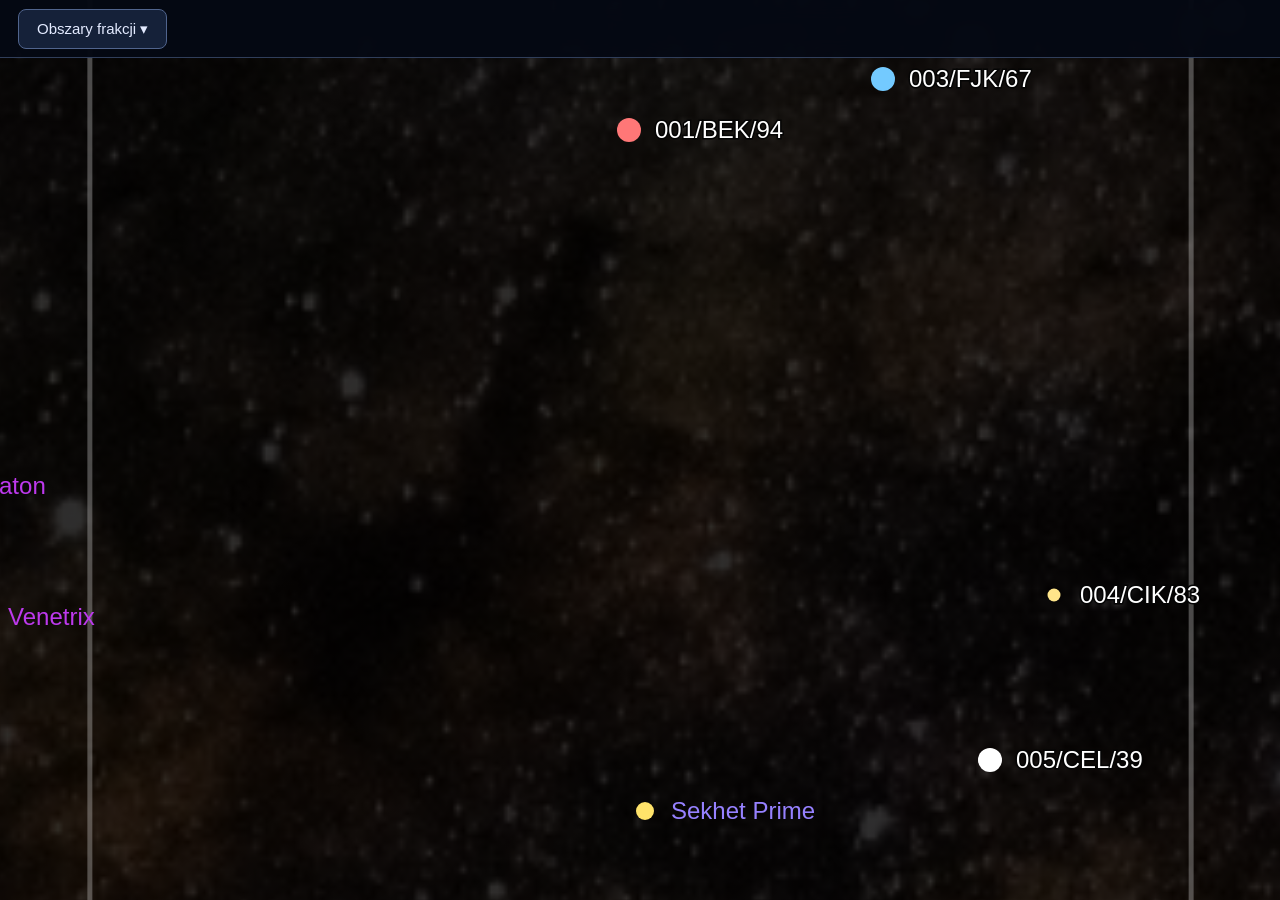
<file: galactic-infrastructure-map/index.html>
<!DOCTYPE html>

<html lang="pl">
<head>
<meta charset="utf-8"/>
<meta content="width=device-width, initial-scale=1.0, user-scalable=no" name="viewport"/>
<title>Interaktywna Mapa Kosmosu</title>
<link href="css.css" rel="stylesheet"/>
</head>
<body><header id="map-toolbar"><button id="territory-toggle" type="button">Obszary frakcji ▾</button><div class="territory-menu hidden" id="territory-menu"><label><input id="territory-all" type="checkbox"/> Zaznacz wszystkie</label><label><input class="territory-check" data-target="hegemonia" type="checkbox"/><span class="territory-dot" style="--faction-color:#bd39ed"></span>Hegemonia Titanum</label><label><input class="territory-check" data-target="egipt" type="checkbox"/><span class="territory-dot" style="--faction-color:#9681ff"></span>Autokracja Sabiańska</label><label><input class="territory-check" data-target="avalon" type="checkbox"/><span class="territory-dot" style="--faction-color:#206bc0"></span>Tereny Króla Artura VII Groźnego</label><label><input class="territory-check" data-target="szahanszahat" type="checkbox"/><span class="territory-dot" style="--faction-color:#b8895e"></span>Wielki Szahanszahat</label><label><input class="territory-check" data-target="liga-solarna" type="checkbox"/><span class="territory-dot" style="--faction-color:#ffe36a"></span>Liga Solarna</label><label class="grid-menu-option" for="grid-toggle"><input checked="checked" id="grid-toggle" type="checkbox"/> Pokaż siatkę sektorów</label></div></header>
<div id="map-container">
<div class="hidden" id="selection-overlay">
<div id="selection-box"></div>
</div>
<div id="map-content">
<svg height="7687" id="svg607" version="1.1" viewbox="-351.0 -352.0 7709.0 7687.0" width="7709" xmlns="http://www.w3.org/2000/svg" xmlns:svg="http://www.w3.org/2000/svg">
<defs id="defs607"><clippath id="sector-territory-clip"><rect height="1537.4" width="2202.572" x="1851.571" y="2722.8"></rect></clippath></defs>
<style id="style1">
    .star-label { font: 30px sans-serif; fill: #ffffff; stroke: #000A 0.7; paint-order: stroke fill; }
    .star-label-hegemonia { font-size: 42px; font-weight: bold; fill: #ffffff; stroke: #440000; stroke-width: 2.8; }
    .star-label-shimura { font-size: 42px; font-weight: bold; fill: #ffffff; stroke: #006080; stroke-width: 2.8; }
    .star-label-protektorat { font-size: 42px; font-weight: bold; fill: #ffffff; stroke: #212f1b; stroke-width: 2.8; }
    .star-label-none { font-size: 42px; font-weight: bold; fill: #ffffff; stroke: #000000; stroke-width: 2.8; }
  </style>
<g aria-label="Siatka sektorów A–G, 1–5" id="galactic-coordinate-grid" pointer-events="none"><g fill="none" stroke="#ffffff" stroke-opacity=".28" stroke-width="5"><line x1="-351.000" x2="-351.000" y1="-352.000" y2="7335.000"></line><line x1="750.286" x2="750.286" y1="-352.000" y2="7335.000"></line><line x1="1851.571" x2="1851.571" y1="-352.000" y2="7335.000"></line><line x1="2952.857" x2="2952.857" y1="-352.000" y2="7335.000"></line><line x1="4054.143" x2="4054.143" y1="-352.000" y2="7335.000"></line><line x1="5155.429" x2="5155.429" y1="-352.000" y2="7335.000"></line><line x1="6256.714" x2="6256.714" y1="-352.000" y2="7335.000"></line><line x1="7358.000" x2="7358.000" y1="-352.000" y2="7335.000"></line><line x1="-351.000" x2="7358.000" y1="-352.000" y2="-352.000"></line><line x1="-351.000" x2="7358.000" y1="1185.400" y2="1185.400"></line><line x1="-351.000" x2="7358.000" y1="2722.800" y2="2722.800"></line><line x1="-351.000" x2="7358.000" y1="4260.200" y2="4260.200"></line><line x1="-351.000" x2="7358.000" y1="5797.600" y2="5797.600"></line><line x1="-351.000" x2="7358.000" y1="7335.000" y2="7335.000"></line></g><g fill="#ffffff" font-family="Segoe UI,Arial,sans-serif" font-size="92" font-weight="700" paint-order="stroke fill" stroke="#000000" stroke-width="8"><text text-anchor="middle" x="199.643" y="-285.000">A</text><text text-anchor="middle" x="1300.929" y="-285.000">B</text><text text-anchor="middle" x="2402.214" y="-285.000">C</text><text text-anchor="middle" x="3503.500" y="-285.000">D</text><text text-anchor="middle" x="4604.786" y="-285.000">E</text><text text-anchor="middle" x="5706.071" y="-285.000">F</text><text text-anchor="middle" x="6807.357" y="-285.000">G</text><text dominant-baseline="middle" x="-319.000" y="416.700">1</text><text dominant-baseline="middle" x="-319.000" y="1954.100">2</text><text dominant-baseline="middle" x="-319.000" y="3491.500">3</text><text dominant-baseline="middle" x="-319.000" y="5028.900">4</text><text dominant-baseline="middle" x="-319.000" y="6566.300">5</text></g></g><g aria-label="Obszary frakcji" clip-path="url(#sector-territory-clip)" id="faction-territories"><path class="territory" d="M3606.8,3928.5 L3613.9,3918.5 L3619.9,3907.8 L3624.8,3896.5 L3628.6,3884.9 L3631.2,3872.9 L3632.7,3860.7 L3632.9,3848.4 L3632.0,3836.2 L3629.9,3824.1 L3626.5,3812.3 L3622.1,3800.9 L3616.5,3790.0 L3609.9,3779.6 L3602.3,3770.0 L3593.8,3761.1 L3584.5,3753.2 L3574.5,3746.1 L3563.8,3740.1 L3552.5,3735.2 L3540.9,3731.4 L3528.9,3728.8 L3516.7,3727.3 L3504.4,3727.1 L3492.2,3728.0 L3480.1,3730.1 L3468.3,3733.5 L3456.9,3737.9 L3446.0,3743.5 L3435.6,3750.1 L3426.0,3757.7 L3204.0,3950.7 L3195.1,3959.2 L3187.2,3968.5 L3180.1,3978.5 L3174.1,3989.2 L3169.2,4000.5 L3165.4,4012.1 L3162.8,4024.1 L3161.3,4036.3 L3161.1,4048.6 L3162.0,4060.8 L3164.1,4072.9 L3167.5,4084.7 L3171.9,4096.1 L3177.5,4107.0 L3184.1,4117.4 L3191.7,4127.0 L3200.2,4135.9 L3209.5,4143.8 L3219.5,4150.9 L3230.2,4156.9 L3241.5,4161.8 L3253.1,4165.6 L3265.1,4168.2 L3277.3,4169.7 L3289.6,4169.9 L3301.8,4169.0 L3313.9,4166.9 L3325.7,4163.5 L3337.1,4159.1 L3348.0,4153.5 L3358.4,4146.9 L3368.0,4139.3 L3590.0,3946.3 L3598.9,3937.8 L3606.8,3928.5 Z " data-territory="egipt" fill="#9681ff" fill-rule="evenodd"></path><path class="territory" d="M2460.6,3382.4 L2449.0,3385.3 L2437.8,3389.3 L2427.0,3394.3 L2416.7,3400.3 L2407.0,3407.3 L2398.0,3415.2 L2389.9,3423.9 L2382.6,3433.4 L2376.2,3443.5 L2370.8,3454.1 L2366.5,3465.2 L2363.2,3476.7 L2361.1,3488.5 L2360.1,3500.4 L2351.1,3743.4 L2351.2,3755.5 L2352.5,3767.6 L2355.0,3779.5 L2358.7,3791.1 L2363.4,3802.3 L2369.2,3812.9 L2376.0,3823.0 L2383.7,3832.3 L2392.4,3840.9 L2401.8,3848.6 L2411.9,3855.3 L2422.6,3861.0 L2433.8,3865.7 L2445.5,3869.2 L2457.4,3871.6 L2469.5,3872.8 L2481.6,3872.9 L2493.7,3871.7 L2505.6,3869.4 L2874.6,3779.4 L2886.4,3776.0 L2897.7,3771.3 L2908.6,3765.6 L2918.8,3758.9 L2928.3,3751.2 L2937.1,3742.5 L2944.9,3733.1 L2951.8,3723.0 L2957.6,3712.2 L2962.4,3700.9 L2966.0,3689.2 L2968.5,3677.2 L2969.8,3665.0 L2969.9,3652.7 L2968.8,3640.5 L2966.5,3628.5 L2963.0,3616.7 L2958.4,3605.4 L2952.7,3594.5 L2945.9,3584.3 L2938.2,3574.7 L2821.2,3443.7 L2813.0,3435.4 L2804.0,3427.8 L2794.4,3421.1 L2784.2,3415.3 L2773.4,3410.6 L2762.3,3406.8 L2750.9,3404.1 L2739.3,3402.5 L2496.3,3380.5 L2484.3,3380.0 L2472.4,3380.6 L2460.6,3382.4 Z " data-territory="hegemonia" fill="#bd39ed" fill-rule="evenodd"></path><path class="territory" d="M2089.1,2713.3 L2078.1,2710.2 L2066.9,2708.1 L2055.6,2707.1 L2044.2,2707.1 L1509.2,2732.1 L1507.2,2732.2 L913.2,2769.2 L900.7,2770.7 L888.4,2773.3 L876.4,2777.2 L864.8,2782.3 L853.9,2788.5 L843.6,2795.8 L834.1,2804.1 L825.5,2813.4 L817.9,2823.4 L811.3,2834.1 L805.8,2845.5 L801.5,2857.4 L798.4,2869.6 L796.6,2882.1 L796.0,2894.6 L796.7,2907.2 L798.7,2919.7 L890.7,3357.7 L893.8,3369.5 L898.0,3381.0 L903.4,3392.0 L909.8,3402.5 L917.1,3412.2 L925.5,3421.2 L934.6,3429.4 L944.5,3436.6 L955.1,3442.8 L966.2,3447.9 L977.7,3451.9 L989.6,3454.8 L1001.8,3456.5 L1014.0,3457.0 L1026.2,3456.3 L1038.3,3454.4 L1050.2,3451.3 L2267.2,3072.3 L2278.6,3068.2 L2289.6,3062.9 L2300.1,3056.5 L2309.8,3049.2 L2318.8,3040.9 L2327.0,3031.8 L2334.2,3022.0 L2340.5,3011.5 L2345.6,3000.4 L2349.7,2988.9 L2352.7,2977.1 L2354.4,2965.0 L2355.0,2952.8 L2354.4,2940.6 L2352.6,2928.5 L2349.6,2916.7 L2345.5,2905.2 L2340.3,2894.1 L2334.0,2883.7 L2326.7,2873.8 L2318.6,2864.8 L2309.5,2856.6 L2299.7,2849.3 L2119.7,2728.3 L2110.0,2722.3 L2099.8,2717.3 L2089.1,2713.3 Z " data-territory="avalon" fill="#206bc0" fill-rule="evenodd"></path><path class="territory" d="M 3772.3,2615.6 L 3760.4,2609.3 L 3747.9,2604.3 L 3734.9,2600.6 L 3721.6,2598.2 L 3708.2,2597.1 L 3694.7,2597.3 L 3681.3,2598.9 L 3668.2,2601.8 L 3655.4,2606.1 L 3643.1,2611.5 L 3631.3,2618.2 L 3620.4,2626.0 L 3610.2,2634.9 L 3601.0,2644.7 L 3592.8,2655.4 L 3585.7,2666.9 L 3579.8,2679.0 L 3575.2,2691.7 L 3571.8,2704.7 L 3569.7,2718.1 L 3569.0,2731.5 L 3569.6,2745.0 L 3571.6,2758.3 L 3574.9,2771.4 L 3579.5,2784.1 L 3689.5,3047.1 L 3695.1,3058.9 L 3701.8,3070.0 L 3709.5,3080.5 L 3718.2,3090.2 L 3727.9,3098.9 L 3738.3,3106.8 L 3749.4,3113.5 L 3761.1,3119.2 L 3773.3,3123.7 L 3785.9,3127.0 L 3798.8,3129.1 L 3811.8,3130.0 L 3824.8,3129.6 L 3837.7,3127.9 L 3850.4,3125.0 L 3862.8,3120.9 L 3874.7,3115.6 L 3886.0,3109.2 L 3896.7,3101.7 L 3906.6,3093.3 L 3915.6,3083.9 L 3923.7,3073.7 L 3930.8,3062.7 L 3936.8,3051.2 L 3941.6,3039.1 L 3998.6,2874.1 L 4002.3,2861.4 L 4004.7,2848.4 L 4005.9,2835.2 L 4005.8,2822.0 L 4004.3,2808.8 L 4001.6,2795.9 L 3997.6,2783.2 L 3992.5,2771.1 L 3986.1,2759.5 L 3978.6,2748.5 L 3970.1,2738.4 L 3960.7,2729.1 L 3950.4,2720.8 L 3939.3,2713.6 L 3772.3,2615.6 Z" data-territory="szahanszahat" fill="#b8895e" fill-rule="evenodd"></path><path class="territory" d="M3025.7,716.0 L3022.4,706.7 L3018.2,697.9 L3013.1,689.4 L3007.3,681.6 L3000.7,674.3 L2993.4,667.7 L2985.6,661.9 L2977.1,656.8 L2968.3,652.6 L2959.0,649.3 L2949.5,646.9 L2939.8,645.5 L2930.0,645.0 L2920.2,645.5 L2910.5,646.9 L2901.0,649.3 L2891.7,652.6 L2882.9,656.8 L2874.4,661.9 L2866.6,667.7 L2859.3,674.3 L2852.7,681.6 L2846.9,689.4 L2841.8,697.9 L2837.6,706.7 L2834.3,716.0 L2831.9,725.5 L2830.5,735.2 L2830.0,745.0 L2830.5,754.8 L2831.9,764.5 L2834.3,774.0 L2837.6,783.3 L2841.8,792.1 L2846.9,800.6 L2852.7,808.4 L2859.3,815.7 L2866.6,822.3 L2874.4,828.1 L2882.9,833.2 L2891.7,837.4 L2901.0,840.7 L2910.5,843.1 L2920.2,844.5 L2930.0,845.0 L2939.8,844.5 L2949.5,843.1 L2959.0,840.7 L2968.3,837.4 L2977.1,833.2 L2985.6,828.1 L2993.4,822.3 L3000.7,815.7 L3007.3,808.4 L3013.1,800.6 L3018.2,792.1 L3022.4,783.3 L3025.7,774.0 L3028.1,764.5 L3029.5,754.8 L3030.0,745.0 L3029.5,735.2 L3028.1,725.5 L3025.7,716.0 Z  M5935.7,3081.0 L5932.4,3071.7 L5928.2,3062.9 L5923.1,3054.4 L5917.3,3046.6 L5910.7,3039.3 L5903.4,3032.7 L5895.6,3026.9 L5887.1,3021.8 L5878.3,3017.6 L5869.0,3014.3 L5859.5,3011.9 L5849.8,3010.5 L5840.0,3010.0 L5830.2,3010.5 L5820.5,3011.9 L5811.0,3014.3 L5801.7,3017.6 L5792.9,3021.8 L5784.4,3026.9 L5776.6,3032.7 L5769.3,3039.3 L5762.7,3046.6 L5756.9,3054.4 L5751.8,3062.9 L5747.6,3071.7 L5744.3,3081.0 L5741.9,3090.5 L5740.5,3100.2 L5740.0,3110.0 L5740.5,3119.8 L5741.9,3129.5 L5744.3,3139.0 L5747.6,3148.3 L5751.8,3157.1 L5756.9,3165.6 L5762.7,3173.4 L5769.3,3180.7 L5776.6,3187.3 L5784.4,3193.1 L5792.9,3198.2 L5801.7,3202.4 L5811.0,3205.7 L5820.5,3208.1 L5830.2,3209.5 L5840.0,3210.0 L5849.8,3209.5 L5859.5,3208.1 L5869.0,3205.7 L5878.3,3202.4 L5887.1,3198.2 L5895.6,3193.1 L5903.4,3187.3 L5910.7,3180.7 L5917.3,3173.4 L5923.1,3165.6 L5928.2,3157.1 L5932.4,3148.3 L5935.7,3139.0 L5938.1,3129.5 L5939.5,3119.8 L5940.0,3110.0 L5939.5,3100.2 L5938.1,3090.5 L5935.7,3081.0 Z  M2735.7,4001.0 L2732.4,3991.7 L2728.2,3982.9 L2723.1,3974.4 L2717.3,3966.6 L2710.7,3959.3 L2703.4,3952.7 L2695.6,3946.9 L2687.1,3941.8 L2678.3,3937.6 L2669.0,3934.3 L2659.5,3931.9 L2649.8,3930.5 L2640.0,3930.0 L2630.2,3930.5 L2620.5,3931.9 L2611.0,3934.3 L2601.7,3937.6 L2592.9,3941.8 L2584.4,3946.9 L2576.6,3952.7 L2569.3,3959.3 L2562.7,3966.6 L2556.9,3974.4 L2551.8,3982.9 L2547.6,3991.7 L2544.3,4001.0 L2541.9,4010.5 L2540.5,4020.2 L2540.0,4030.0 L2540.5,4039.8 L2541.9,4049.5 L2544.3,4059.0 L2547.6,4068.3 L2551.8,4077.1 L2556.9,4085.6 L2562.7,4093.4 L2569.3,4100.7 L2576.6,4107.3 L2584.4,4113.1 L2592.9,4118.2 L2601.7,4122.4 L2611.0,4125.7 L2620.5,4128.1 L2630.2,4129.5 L2640.0,4130.0 L2649.8,4129.5 L2659.5,4128.1 L2669.0,4125.7 L2678.3,4122.4 L2687.1,4118.2 L2695.6,4113.1 L2703.4,4107.3 L2710.7,4100.7 L2717.3,4093.4 L2723.1,4085.6 L2728.2,4077.1 L2732.4,4068.3 L2735.7,4059.0 L2738.1,4049.5 L2739.5,4039.8 L2740.0,4030.0 L2739.5,4020.2 L2738.1,4010.5 L2735.7,4001.0 Z  M2075.7,5511.0 L2072.4,5501.7 L2068.2,5492.9 L2063.1,5484.4 L2057.3,5476.6 L2050.7,5469.3 L2043.4,5462.7 L2035.6,5456.9 L2027.1,5451.8 L2018.3,5447.6 L2009.0,5444.3 L1999.5,5441.9 L1989.8,5440.5 L1980.0,5440.0 L1970.2,5440.5 L1960.5,5441.9 L1951.0,5444.3 L1941.7,5447.6 L1932.9,5451.8 L1924.4,5456.9 L1916.6,5462.7 L1909.3,5469.3 L1902.7,5476.6 L1896.9,5484.4 L1891.8,5492.9 L1887.6,5501.7 L1884.3,5511.0 L1881.9,5520.5 L1880.5,5530.2 L1880.0,5540.0 L1880.5,5549.8 L1881.9,5559.5 L1884.3,5569.0 L1887.6,5578.3 L1891.8,5587.1 L1896.9,5595.6 L1902.7,5603.4 L1909.3,5610.7 L1911.5,5612.7 L1961.3,5600.2 L1961.7,5600.3 L1967.7,5601.8 L1973.8,5602.7 L1980.0,5603.0 L1986.2,5602.7 L1992.3,5601.8 L1998.3,5600.3 L2004.1,5598.2 L2009.7,5595.6 L2015.0,5592.4 L2020.0,5588.7 L2024.5,5584.5 L2025.0,5584.1 L2074.8,5571.5 L2075.7,5569.0 L2078.1,5559.5 L2079.5,5549.8 L2080.0,5540.0 L2079.5,5530.2 L2078.1,5520.5 L2075.7,5511.0 Z " data-territory="liga-solarna" fill="#ffe36a" fill-rule="evenodd"></path></g>
<!-- ===================== FRAKCJE ===================== -->
<!-- GILDIA -->
<!-- HEGEMONIA -->
<!-- SEPARATYSCI -->
<!-- PROTEKTORAT  -->
<!-- CHANAT -->
<!-- ===================== GWIAZDY NEUTRALNE ===================== -->
<!-- ŻÓŁTE I POMARAŃCZOWE GWIAZDY (fill: #ffffff, #ffbb55) -->
<g class="system-group" data-code="079/GEF/44" data-description="Układ należy do Króla Artura VII Groźnego." data-faction="avalon" data-name="Victoria" data-number="41" id="Erythium"><circle cx="2050.0" cy="2832.0" fill="#ffe36a" opacity="1" r="9"></circle><text class="star-label map-faction-label" data-faction-label="avalon" x="2076.0" y="2840.0">Victoria</text></g>
<g class="system-group" data-code="032/GBF/79" data-description="Układ należy do Króla Artura VII Groźnego." data-faction="avalon" data-name="Nowa Brytanika" data-number="70" id="Taloris"><circle cx="2230.0" cy="2953.0" fill="#ffe36a" opacity="1" r="9"></circle><text class="star-label map-faction-label" data-faction-label="avalon" x="2256.0" y="2961.0">Nowa Brytanika</text></g>
<g class="system-group" data-code="033/GHK/49" data-name="Solonum" data-number="72" id="Solonum"><circle cx="1864.0" cy="3001.0" fill="#73caff" opacity="1" r="12"></circle><text class="star-label" x="1890.0" y="3009.0">033/GHK/49</text></g>
<g class="system-group" data-code="014/DBG/48" data-description="Układ należy do Wielkiego Szahanszahatu." data-faction="szahanszahat" data-name="Partia" data-number="78" id="Cygnyn"><circle cx="3871.0" cy="2830.0" fill="#ffe36a" opacity="1" r="9"></circle><text class="star-label" x="3897.0" y="2838.0">Partia</text></g>
<!-- CZERWONE KARŁY (fill: #ffffff) -->
<g class="system-group" data-code="030/CDI/28" data-name="Xanthara" data-number="94" id="Xanthara"><circle cx="2136.0" cy="3411.0" fill="#73caff" opacity="1" r="12"></circle><text class="star-label" x="2162.0" y="3419.0">030/CDI/28</text></g>
<g class="system-group" data-code="006/GHK/44" data-name="Jantheea" data-number="104" id="Jantheea"><circle cx="3858.0" cy="3997.0" fill="#b92735" opacity="1" r="6.5"></circle><text class="star-label" x="3884.0" y="4005.0">006/GHK/44</text></g>
<g class="system-group" data-code="004/CIK/83" data-name="Thaleara" data-number="108" id="Thaleara"><circle cx="3917.0" cy="3636.0" fill="#ffe58a" opacity="1" r="6.5"></circle><text class="star-label" x="3943.0" y="3644.0">004/CIK/83</text></g>
<g class="system-group" data-code="001/BEK/94" data-name="Erythor" data-number="119" id="Erythor"><circle cx="3492.0" cy="3171.0" fill="#ff7777" opacity="1" r="12"></circle><text class="star-label" x="3518.0" y="3179.0">001/BEK/94</text></g>
<!-- BIAŁE I NIEBIESKIE GWIAZDY -->
<g class="system-group" data-code="072/GIJ/94" data-name="Erython" data-number="137" id="Erython"><circle cx="1933.0" cy="4030.0" fill="#2563b8" opacity="1" r="6.5"></circle><text class="star-label" x="1959.0" y="4038.0">072/GIJ/94</text></g>
<g class="system-group" data-code="027/BHG/97" data-description="Układ planet gazowych, wyspecjalizowany w wydobyciu surowców energetycznych." data-faction="hegemonia" data-name="Venetrix" data-number="155" id="Miraix"><circle cx="2845.0" cy="3658.0" fill="#ffe36a" opacity="1" r="9"></circle><text class="star-label map-faction-label" data-faction-label="hegemonia" x="2871.0" y="3666.0">Venetrix</text></g>
<g class="system-group" data-code="075/CHK/67" data-name="Orbiseus" data-number="183" id="Orbiseus"><circle cx="1991.0" cy="3756.0" fill="#a7b3c8" opacity="1" r="6.5"></circle><text class="star-label" x="2017.0" y="3764.0">075/CHK/67</text></g>
<g class="system-group" data-code="026/CGD/64" data-description="Nowo przyłączony, w dużej mierze niezagospodarowany układ z potencjałem wydobycia surowców budowlanych." data-faction="hegemonia" data-name="Stella Vespertina" data-number="195" id="Lynora"><circle cx="2476.0" cy="3748.0" fill="#ffe36a" opacity="1" r="9"></circle><text class="star-label map-faction-label" data-faction-label="hegemonia" x="2502.0" y="3756.0">Stella Vespertina</text></g>
<g class="system-group" data-code="005/CEL/39" data-name="Astreos" data-number="213" id="Astreos"><circle cx="3853.0" cy="3801.0" fill="#ffffff" opacity="1" r="12"></circle><text class="star-label" x="3879.0" y="3809.0">005/CEL/39</text></g>
<g class="system-group" data-code="003/FJK/67" data-name="Tyrrium" data-number="224" id="Tyrrium"><circle cx="3746.0" cy="3120.0" fill="#73caff" opacity="1" r="12"></circle><text class="star-label" x="3772.0" y="3128.0">003/FJK/67</text></g>
<g class="system-group" data-code="011/FBC/11" data-description="Układ należy do Wielkiego Szahanszahatu." data-faction="szahanszahat" data-name="Anahita" data-number="234" id="Tiraxae"><circle cx="3704.0" cy="2732.0" fill="#ffe36a" opacity="1" r="9"></circle><text class="star-label" x="3730.0" y="2740.0">Anahita</text></g>
<g class="system-group" data-code="008/EDC/03" data-description="Ważny ośrodek nauki, kultury i administracji Autokracji Sabiańskiej." data-faction="egipt" data-name="Nowa Aleksandria" data-number="242" id="Astreix"><circle cx="3286.0" cy="4045.0" fill="#ffe36a" opacity="1" r="9"></circle><text class="star-label map-faction-label" data-faction-label="egipt" x="3312.0" y="4053.0">Nowa Aleksandria</text></g>
<g class="system-group" data-code="029/CBH/79" data-description="Liczne kopalnie zapewniają wydobycie surowców budowlanych." data-faction="hegemonia" data-name="Cezaria" data-number="254" id="Rheaion"><circle cx="2485.0" cy="3505.0" fill="#ffe36a" opacity="1" r="9"></circle><text class="star-label map-faction-label" data-faction-label="hegemonia" x="2511.0" y="3513.0">Cezaria</text></g>
<g class="system-group" data-code="028/AFG/32" data-description="Stolica Hegemonii Titanum i jeden z jej największych ośrodków produkcji żywności." data-faction="hegemonia" data-name="Nowy Maraton" data-number="266" id="Drasta"><circle cx="2728.0" cy="3527.0" fill="#ffe36a" opacity="1" r="9"></circle><text class="star-label map-faction-label" data-faction-label="hegemonia" x="2754.0" y="3535.0">Nowy Maraton</text></g>
<g class="system-group" data-code="007/BFC/29" data-description="Stolica Autokracji Sabiańskiej, siedziba władz i najważniejszych instytucji państwowych." data-faction="egipt" data-name="Sekhet Prime" data-number="269" id="Boreasar"><circle cx="3508.0" cy="3852.0" fill="#ffe36a" opacity="1" r="9"></circle><text class="star-label map-faction-label" data-faction-label="egipt" x="3534.0" y="3860.0">Sekhet Prime</text></g>
<g class="system-group" data-code="002/FAB/15" data-description="Układ należy do Wielkiego Szahanszahatu." data-faction="szahanszahat" data-name="Persepolis" data-number="279" id="Drastium"><circle cx="3814.0" cy="2995.0" fill="#ffe36a" opacity="1" r="9"></circle><text class="star-label" x="3840.0" y="3003.0">Persepolis</text></g>
<g class="system-group" data-code="034/GIK/25" data-name="Phiraae" data-number="286" id="Phiraae"><circle cx="2047.0" cy="3023.0" fill="#b92735" opacity="1" r="6.5"></circle><text class="star-label" x="2073.0" y="3031.0">034/GIK/25</text></g>
<g class="system-group solar-system" data-code="SOL/001" data-description="Stacja kosmiczna Ligi Solarnej." data-faction="liga-solarna" data-name='Liga Solarna "Tertius"' data-number="401" id="LigaSolarna1"><circle cx="2640" cy="4030" fill="#ffe36a" opacity="1" r="17"></circle><text class="star-label" x="2670" y="4038">Liga Solarna "Tertius"</text></g></svg>
</div>
</div>
<div aria-label="Opis układu" class="hidden" id="tooltip" role="dialog"><button aria-label="Zamknij opis" id="tooltip-close" type="button">×</button><div id="tooltip-body"></div></div>
<div class="nm-hidden" id="nm-backdrop" role="presentation"><section aria-labelledby="nm-title" aria-modal="true" id="nm-modal" role="dialog"><header class="nm-head"><div><span class="nm-kicker">HEGEMONIA TITANUM</span><h2 id="nm-title">NOWY MARATON <span>— INFRASTRUKTURA</span></h2></div><button aria-label="Zamknij infrastrukturę" id="nm-close">×</button></header><div class="nm-layout"><div class="nm-system"><div class="nm-system-label"></div><img alt="Ilustracja układu planetarnego" hidden="" id="nm-system-image"/><div id="nm-image-placeholder">MIEJSCE NA ILUSTRACJĘ UKŁADU</div></div><div class="nm-info" id="nm-info-original"><h3>Obszary budowlane</h3><div class="nm-stats"><div class="nm-stat"><small>POWIERZCHNIA PLANET</small><strong>30 <em>/ 48</em></strong><div class="nm-meter"><i style="width:62.5%"></i></div><span>30 dostępnych · 18 do odblokowania</span></div><div class="nm-stat"><small>ORBITA I PRZESTRZEŃ</small><strong>8 <em>/ 10</em></strong><div class="nm-meter"><i style="width:80%"></i></div><span>8 dostępnych · 2 do odblokowania</span></div></div><h3>Infrastruktura powierzchniowa</h3><div class="nm-buildings"><div><span>Elektrownie</span><b>2 / 5</b><i style="--pct:40%"></i></div><div><span>Farmy żywności</span><b>10 / 15</b><i style="--pct:66.67%"></i></div><div><span>Kopalnie minerałów</span><b>1 / 2</b><i style="--pct:50%"></i></div><div><span>Mieszkania</span><b>3 / 4</b><i style="--pct:75%"></i></div></div><h3>Budynki specjalne <small>4 użytkowane</small></h3><div class="nm-chips"><span>Świątynia</span><span>Laboratorium</span><span>Koszary</span><span>Użyteczność publiczna</span></div><h3>Infrastruktura orbitalna</h3><div class="nm-chips"><span>Stocznia × 2</span><span>Hub handlowy</span><span>Kopalnie orbitalne</span></div></div><div class="nm-info" hidden="" id="nm-info-placeholder"><h3>Obszary budowlane</h3><div class="nm-stats"><div class="nm-stat"><small>POWIERZCHNIA PLANET</small><strong>— <em>/ —</em></strong><div class="nm-meter"></div><span>Dane do uzupełnienia</span></div><div class="nm-stat"><small>ORBITA I PRZESTRZEŃ</small><strong>— <em>/ —</em></strong><div class="nm-meter"></div><span>Dane do uzupełnienia</span></div></div><h3>Infrastruktura powierzchniowa</h3><div class="nm-buildings"><div><span>Elektrownie</span><b>— / —</b><i style="--pct:0%"></i></div><div><span>Farmy żywności</span><b>— / —</b><i style="--pct:0%"></i></div><div><span>Kopalnie minerałów</span><b>— / —</b><i style="--pct:0%"></i></div><div><span>Mieszkania</span><b>— / —</b><i style="--pct:0%"></i></div></div><h3>Budynki specjalne</h3><div class="nm-chips"><span>Do uzupełnienia</span></div><h3>Infrastruktura orbitalna</h3><div class="nm-chips"><span>Do uzupełnienia</span></div></div></div></section></div>
<script src="javascript.js"></script>
</body>
</html>
</file>
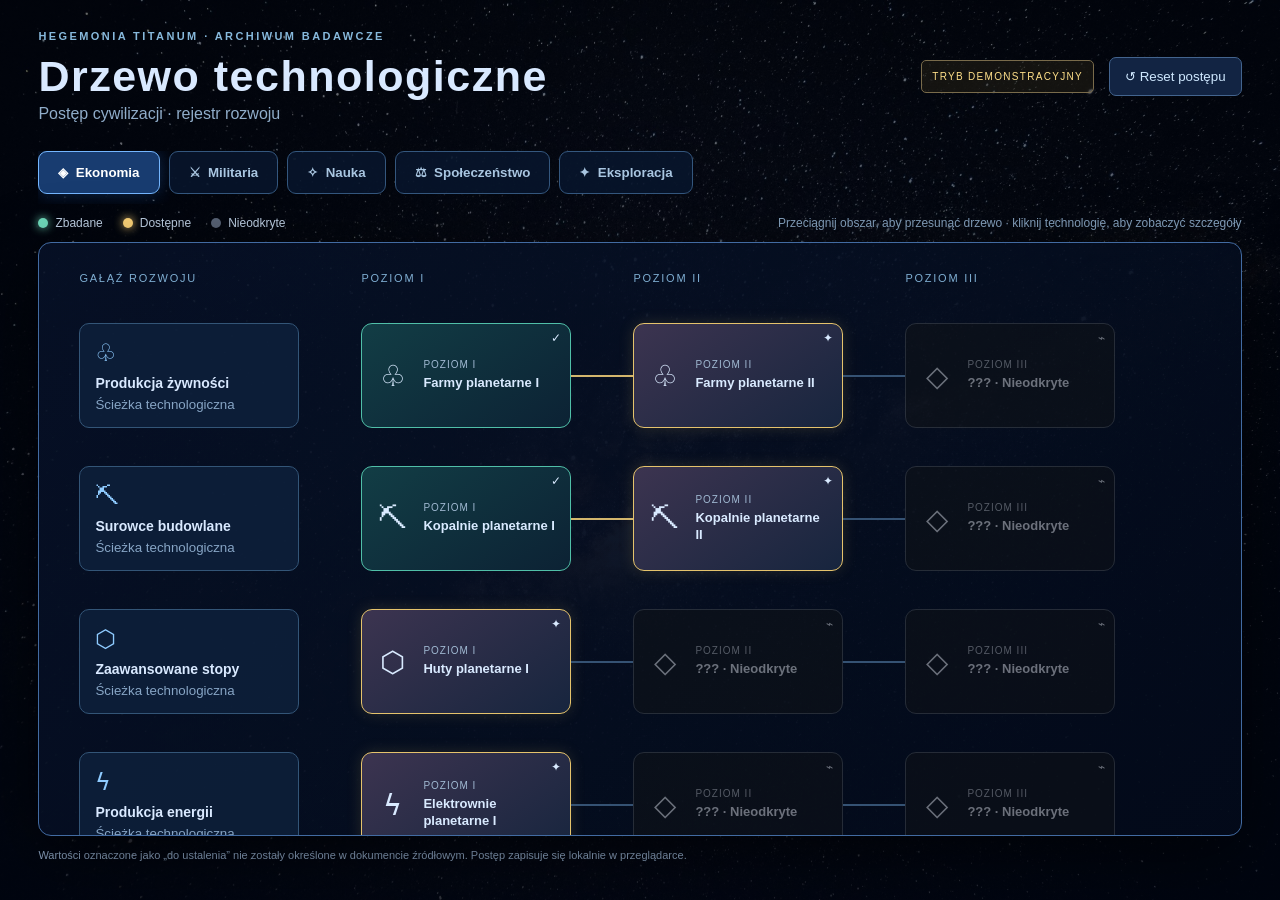
<file: interactive-technology-tree/index.html>
<!doctype html>
<html lang="pl"><head><meta charset="utf-8"><meta name="viewport" content="width=device-width,initial-scale=1"><title>Archiwum technologii | Hegemonia Titanum</title><link rel="stylesheet" href="style.css"></head>
<body><div class="backdrop"></div><div class="app"><header class="top"><div><div class="eyebrow">HEGEMONIA TITANUM · ARCHIWUM BADAWCZE</div><h1>Drzewo technologiczne</h1><p class="subtitle">Postęp cywilizacji · rejestr rozwoju</p></div><div class="top-right"><span class="demo">TRYB DEMONSTRACYJNY</span><button id="reset" class="secondary">↺ Reset postępu</button></div></header><nav class="tabs" id="tabs" aria-label="Dziedziny rozwoju"></nav><section class="toolbar"><div class="legend"><span><i class="dot done"></i> Zbadane</span><span><i class="dot ready"></i> Dostępne</span><span><i class="dot hidden"></i> Nieodkryte</span></div><div class="hint">Przeciągnij obszar, aby przesunąć drzewo · kliknij technologię, aby zobaczyć szczegóły</div></section><main class="tree-viewport" id="viewport" tabindex="0" aria-label="Drzewo technologiczne"><div id="tree" class="tree"></div></main><footer>Wartości oznaczone jako „do ustalenia” nie zostały określone w dokumencie źródłowym. Postęp zapisuje się lokalnie w przeglądarce.</footer></div><div id="overlay" class="overlay" hidden><section class="modal" role="dialog" aria-modal="true" aria-labelledby="detail-title"><button class="close" id="close" aria-label="Zamknij">×</button><div id="detail"></div></section></div><script src="script.js"></script></body></html>
</file>
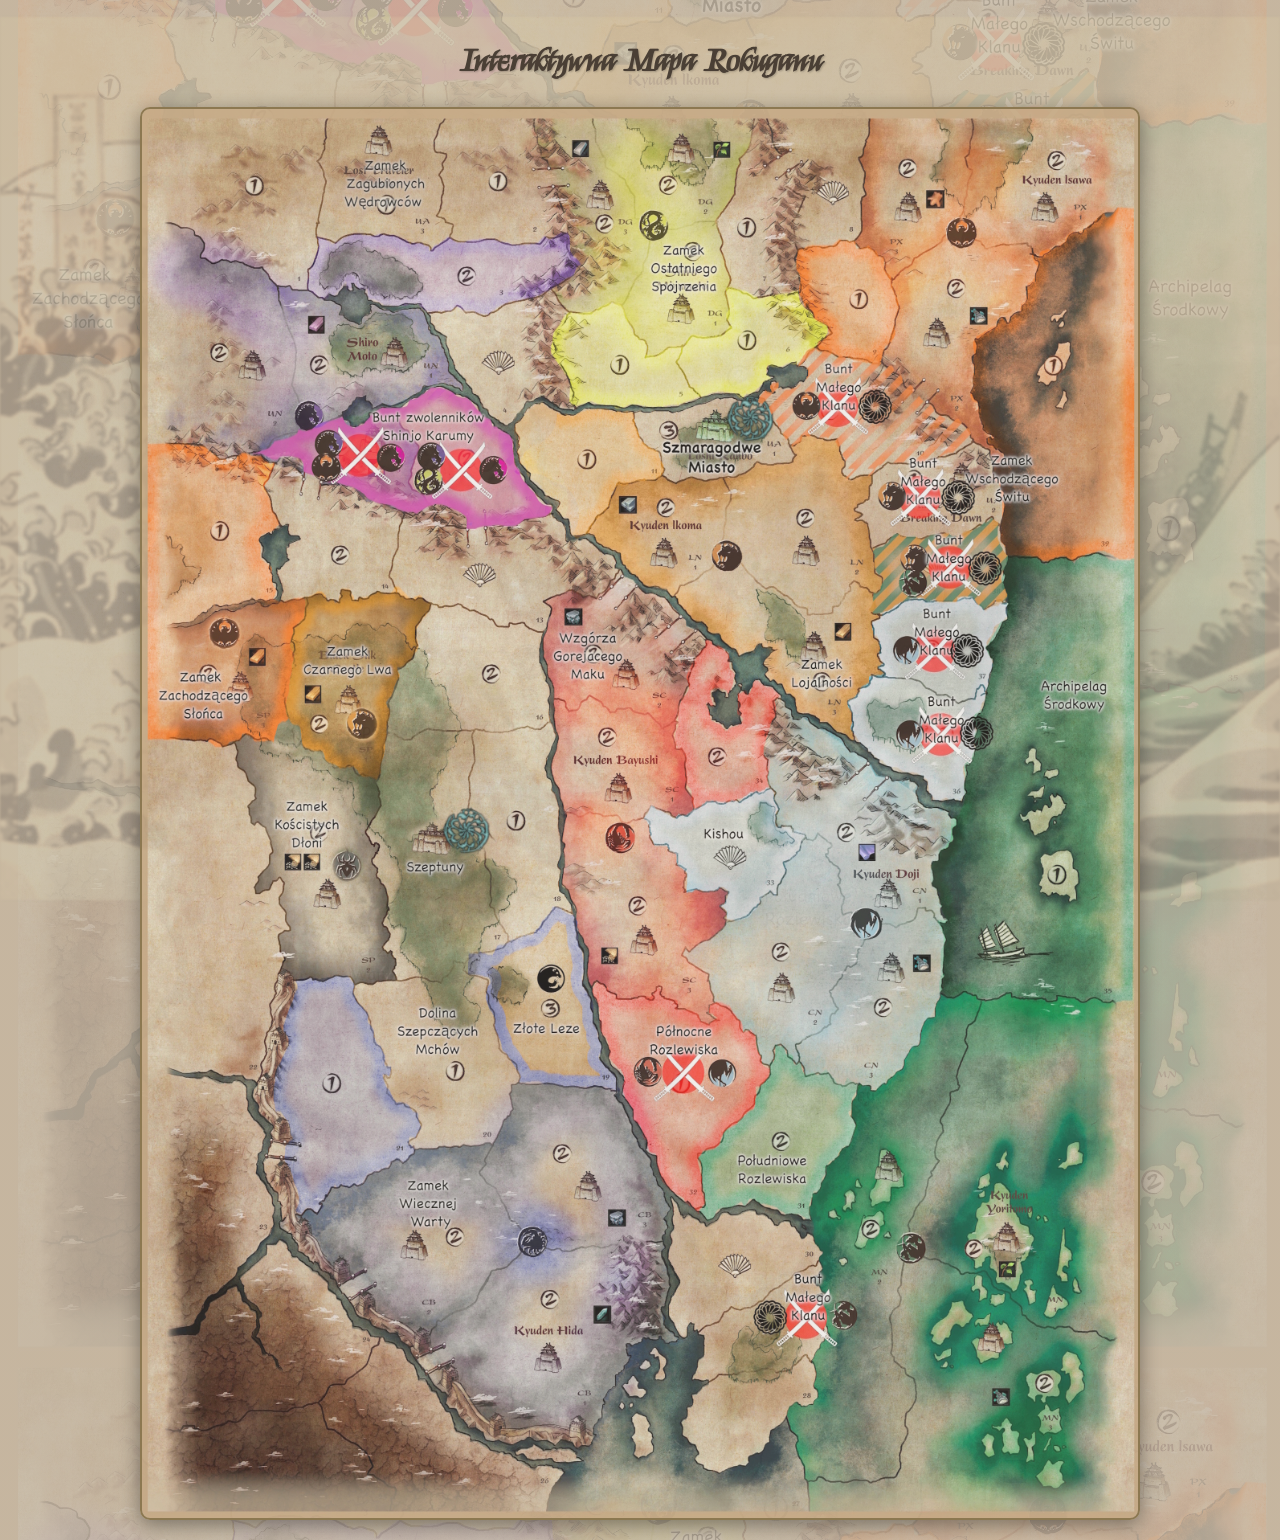
<file: rokugan-interactive-map/index.html>
<!DOCTYPE html>
<html lang="pl">
<head>
    <meta charset="UTF-8">
    <meta name="viewport" content="width=device-width, initial-scale=1.0">

    <!-- CZCIONKA-->
    <title>Interaktywna Mapa Rokuganu</title>
    <link rel="stylesheet" href="style.css">
    <link rel="preconnect" href="https://fonts.googleapis.com">
    <link rel="preconnect" href="https://fonts.gstatic.com" crossorigin>
    <link href="https://fonts.googleapis.com/css2?family=Kings&display=swap" rel="stylesheet">
</head>
<body>

    <!-- FALA- i buble -->
    <img src="fala.gif" alt="Animowane fale w tle" class="animated-waves">
    <!-- <img src="bubbles.gif" alt="Animowane bąbelki w tle" class="animated-bubbles"> -->

    <h1>Interaktywna Mapa Rokuganu</h1>


    <!-- SVG-->
    <div class="map-container">
        <?xml version="1.0" encoding="UTF-8" standalone="no"?>
        <svg
           width="100%"
           height="100%"
           viewBox="0 0 210 297"
           version="1.1"
           id="interactive-map-svg"
           xml:space="preserve"
           xmlns="http://www.w3.org/2000/svg">
        <g
             id="layer1"
             style="display:inline;fill:none"
             transform="matrix(0.34536403,0,0,0.35178786,5.9845253,-3.1943904)">

                         <!--PROWINCJE -->
            <path id="path2" d="m -13.271632,13.252545 v 63.197178 l 26.592873,5.005718 8.447148,9.072861 -2.502858,8.13429 7.508576,3.128578 9.385718,-2.190006 20.961443,5.005716 8.760004,10.63715 18.771443,3.12857 -1.251432,-13.14 7.508577,-9.69858 -1.564287,-16.894296 6.257145,-25.967157 -5.63143,-13.765722 5.318576,-7.821435 -0.312855,-17.20715 z" />
            <path id="path3" d="m 96.854151,13.87826 -2.190005,18.145722 -5.631427,7.19572 7.195714,12.201435 -6.88286,28.782874 0.625715,5.005718 11.262862,4.380001 12.51429,-6.257145 24.71573,2.502857 21.58716,8.134291 10.32429,-8.447149 2.50286,-7.821432 -10.95001,-5.318575 5.31858,-16.268579 -2.81572,-8.134292 4.38,-12.201435 -7.50857,-1.564287 -0.93858,-9.072861 7.82143,-12.201436 z" />
            <path id="path4" d="m 168.49848,12.939687 -8.76001,11.888578 1.56429,8.13429 8.13429,3.441431 -5.00572,9.698576 3.75428,11.262866 -4.38,13.765722 8.76001,5.63143 -0.93857,9.072862 3.75429,2.502859 12.82714,0.312857 7.50858,-1.877144 12.5143,3.754288 20.33572,-0.625715 0.93857,-3.754285 12.5143,-2.502859 0.31285,-8.44715 -12.20143,-30.660015 -8.76001,-30.660018 z" />
            <path id="path5" d="m 89.971288,85.835442 0.625709,10.950008 -7.195714,8.44715 1.877142,13.45286 10.324293,4.69286 2.502859,-3.12857 3.441433,1.25143 6.88286,-5.63144 11.26286,0.93858 2.81572,7.82143 14.39143,2.81572 15.64287,-1.56429 7.19572,5.31857 12.20144,-1.25142 4.69285,-1.87714 15.95573,5.94428 16.89429,-9.69858 17.20716,-2.18999 22.21287,-15.95573 -5.00572,-9.072863 -2.81571,-13.452864 -12.20144,1.877141 -1.87715,4.692861 -19.08429,2.190002 -13.45286,-5.944291 -7.50858,2.190002 -13.14001,0.312857 -4.69286,-3.128573 -9.69858,8.447149 -25.02858,-9.385722 -19.71002,-1.251426 -12.82715,5.63143 z" />
            <path id="path6" d="m -14.835916,76.76258 28.157157,4.692861 8.447148,10.324291 -3.44143,6.88286 8.447148,4.067148 8.447146,-3.441431 21.274299,5.318571 9.38572,10.63715 6.570003,24.71573 4.692863,17.52001 -2.815714,17.20715 5.00571,10.95001 -2.189996,5.31857 -0.938572,4.06715 4.692858,6.25714 -12.201435,4.38 -5.631433,1.25144 -5.005716,6.88286 -28.782874,4.69285 -10.324292,-8.13428 h -33.475733 z" />
            <path id="path7" d="m 66.506987,116.18261 10.637151,40.67145 -3.128576,17.52 5.005718,9.38572 0.312854,1.56429 6.257154,-1.56429 7.821431,5.63144 v 8.13429 l 10.950001,-4.38 9.69858,-10.01144 5.00572,-1.56428 5.94428,7.19571 4.06715,-2.81571 7.50858,1.56428 18.14573,-12.82715 15.01714,-0.62571 9.07287,3.75428 -2.81572,-5.00571 -8.13429,-7.19572 1.56429,-2.50286 -5.63144,-17.83286 -6.88286,-2.81572 -4.69285,-12.51429 -17.20716,1.87714 -13.45286,-5.31857 -0.62571,5.31857 -5.00572,6.88286 -14.7043,-5.63143 4.38,-5.31858 -15.017153,-6.25714 z" />
            <path id="path8" d="m 158.7999,130.8869 v 7.19571 l 9.38571,8.44715 5.31858,17.20716 16.58144,20.64858 5.63143,9.07286 9.07287,5.94429 12.51429,-14.07858 10.01144,-4.38 12.51428,8.44715 8.1343,-0.31286 -2.19001,-3.44143 0.31286,-9.07286 -13.76572,-20.64859 0.62571,-11.26286 10.95001,-14.70429 -10.32429,-11.26287 -8.13429,4.38 -18.45858,1.87715 -14.7043,10.01144 -16.89429,-7.82144 z" />
            <path id="path9" d="m -13.584487,210.0398 33.475732,0.62571 9.698578,8.1343 23.464298,-4.06715 11.888579,7.19572 -8.447148,13.76572 12.201437,24.09001 -14.704296,7.82144 12.201437,29.40858 -0.938572,5.31859 -15.642865,1.87715 -18.458583,3.44141 h -4.067146 l -14.704294,9.69858 -28.782873,4.06714 z" />
            <path id="path10" d="m 55.244123,215.35838 10.324292,6.88286 15.642869,8.76 62.571466,20.96144 11.57571,4.69286 6.57001,-7.50857 -8.13429,-9.38572 -8.76001,-4.69286 5.63144,-21.58715 -0.31286,-5.00572 -9.07286,-8.1343 -2.19,-12.20143 -12.5143,1.25143 -6.25714,6.88286 -7.50858,3.44143 -8.13429,-7.19572 -12.20143,5.31857 -5.631436,4.69287 -6.257145,-1.25144 -18.458583,5.94429 z" />
            <path id="path11" d="m 65.255558,222.55409 -9.072863,14.07858 12.514294,23.15144 4.067146,-1.56429 v 5.00573 l 6.882862,3.75427 -8.447149,3.7543 1.564287,9.69858 -8.134289,5.94429 5.005715,11.88857 -2.815717,5.31859 3.128574,1.25142 23.151441,-4.38 7.195721,3.44144 4.38,-2.50288 0.31286,-5.00569 6.57,2.81571 0.93858,5.31856 8.76,-1.87713 5.94429,-4.69288 11.57572,2.19001 -6.57,-11.57574 7.50857,-15.64284 3.44143,-21.58717 -61.945746,-20.02286 z" />
            <path id="path12" d="m 139.08989,189.07836 1.56428,11.26286 10.32429,9.07287 -5.00571,25.6543 7.19572,4.06714 10.32429,10.63715 4.06715,7.82145 15.33,4.37999 16.26858,-2.81573 10.95001,0.31286 23.15145,-7.19571 -0.31287,-5.63143 h -4.38 l -12.20143,-11.57572 -2.19,-6.88286 -4.38001,-5.00572 -1.25143,-15.95573 -18.14572,-13.14 -5.00572,-8.13429 -10.63715,-5.00572 -10.32429,-5.31857 -10.01144,3.75428 -5.63142,4.06715 z" />
            <path id="path13" d="m 142.84418,253.21411 -2.50286,20.02289 -8.76001,15.64284 8.44715,11.57573 11.26286,3.12858 13.76573,3.12857 5.00571,0.6257 6.25715,-2.18999 22.83858,13.45286 7.50858,1.87712 0.31286,-1.56426 9.07286,-0.31286 10.32429,3.75427 6.57,-11.88857 -7.50857,-6.88284 20.64858,-5.94429 5.94429,3.12857 10.01144,1.56429 15.33002,-14.70431 -6.88287,-3.75427 -0.31287,-6.57001 -18.14572,-11.57573 -11.57572,2.81571 -0.93857,-10.94998 -7.50858,-4.69288 -21.27429,5.63144 -17.20716,1.56428 -15.01715,1.25143 -11.88858,-3.44144 -5.00571,-8.75999 -6.25716,7.1957 z" />
            <path id="path14" d="m -14.523059,321.10414 20.6485822,-1.56429 8.1342908,-0.31286 19.710012,-9.69856 5.005716,1.87712 15.642866,-5.94426 4.067147,3.12858 17.520011,-5.00572 8.134289,-0.93857 -1.251427,10.32429 -7.821431,7.8214 1.251424,14.39145 v 11.57573 l -7.195717,14.07856 3.128571,13.45288 -6.257145,3.44144 -3.128574,5.94428 -0.312855,3.44144 -13.140008,-0.93859 -3.128574,-1.56429 -8.760007,6.57002 -7.508574,0.62569 -5.94429,-5.31856 -1.877144,1.25143 -36.604306,-0.31286 z" />
            <path id="path15" d="m 84.339855,302.64558 -1.564289,11.26285 -7.195715,6.88284 1.251424,13.76575 -0.625709,11.88857 -5.94429,14.39142 4.067148,15.01717 6.257145,4.06713 1.251424,4.38 -0.938569,6.57001 5.631436,3.44144 5.631427,0.31286 4.380001,8.44713 14.704292,0.62573 14.7043,8.44713 4.69286,-15.64287 3.12857,-28.47 7.19572,-16.89429 -2.50286,-5.31859 8.76001,-6.25714 5.31857,-10.32429 -3.12857,-9.38572 10.95,-14.39142 -18.14572,-3.75429 -14.39143,-3.12858 -9.38573,4.69286 -4.69286,0.93859 -4.38,-6.57001 -5.00572,-0.62573 -0.62571,7.19574 -7.821432,-2.81574 z" />
            <path id="path16" d="m -15.461631,387.74275 37.855735,1.25142 1.877144,-1.87712 5.94429,3.75427 9.385718,-0.62572 1.877145,13.45288 10.637148,12.82716 v 6.88284 l -4.692858,3.7543 4.380001,10.63715 2.190001,-0.93859 7.821436,8.44716 0.625715,11.57571 -4.067146,6.88287 -5.631434,7.19571 -0.625715,8.1343 4.380003,1.25142 7.821433,-7.82143 5.318576,0.31286 -2.190002,13.45286 4.067146,7.5086 1.877147,7.19571 -7.821437,4.69286 4.380003,14.07858 -6.257145,23.15144 -0.31286,14.07858 -4.692858,16.58143 -3.754289,18.45858 -15.017152,-3.12857 -20.335726,-2.50285 -12.82715,0.31286 -20.96144,-2.81574 z" />
            <path id="path17" d="m 43.042688,386.49132 -3.441432,7.82144 6.570006,15.9557 7.195717,6.25718 -0.938573,6.56998 -5.005715,5.00573 5.318573,9.69858 1.251429,-0.62573 6.570007,6.57001 3.128573,12.20144 -11.888581,15.33 2.190001,6.88288 3.128575,0.31283 7.508578,-7.50857 4.38,1.87715 -2.190002,12.82716 4.380004,4.38 3.128576,11.88857 -9.698578,3.7543 6.257144,14.39144 -2.190001,10.63715 h 21.900008 l 4.067149,2.50284 7.195714,-4.06713 9.07287,1.25142 1.56429,3.7543 h 13.14 l 12.20144,-2.50287 -0.62572,-15.01715 -7.82143,-3.12857 5.94429,-8.1343 -5.63143,-7.19571 4.38,-10.32431 -2.81571,-12.51426 -5.94429,-8.44716 0.31285,-4.38 -3.12857,-3.44144 5.63143,-8.1343 -8.76,-8.13427 10.01143,-16.26859 -3.12857,-15.64287 -15.64287,-7.50857 -15.642861,-1.56429 -3.441431,-6.88285 -11.575726,-4.06716 -4.380001,2.50288 -6.570005,0.31283 -5.005718,-5.00572 -1.564284,-2.18999 -9.072865,0.93857 -6.88286,-2.18999 z" />
            <path id="path18" d="m 227.31566,321.72986 -3.7543,19.71001 4.06715,8.75999 4.38,10.63715 -1.25143,15.95573 -5.94428,5.00572 -8.44715,-2.19001 -15.01715,3.7543 -44.11289,-2.50287 -11.88858,7.50859 -14.07857,-4.37999 6.88285,-25.34146 2.81572,-9.07286 -2.19,-3.44143 10.63715,-7.50857 2.81572,-8.76003 -2.81572,-11.5757 10.95,-12.5143 7.82143,1.87715 7.82144,-2.81571 24.09001,14.70428 6.25715,0.62573 1.56429,-1.25143 8.44715,-0.31286 z" />
            <path id="path19" d="m 131.89417,384.92704 -5.31858,28.15716 1.87715,13.14 -8.76001,17.52001 8.1343,6.57002 -5.00572,10.01142 3.12857,6.25714 5.94429,10.32431 1.87714,12.51427 -3.75428,8.1343 5.00571,7.82143 -5.94429,7.19571 7.82143,4.69286 1.56429,14.70431 15.01715,-1.25142 11.88858,3.12857 4.69286,-5.63145 2.81572,-7.50857 7.82143,1.25142 8.76001,-6.88284 13.45286,-2.19002 3.44143,-7.1957 -11.88857,-20.33573 1.56428,-16.8943 -5.00572,-6.57001 0.62571,-10.01142 -11.57571,-14.70431 1.87714,-5.63142 1.25143,-23.77716 2.50286,-25.34143 -29.40859,-2.19001 -10.63715,8.44713 z" />
            <path id="path20" d="m 186.33134,382.42419 -4.06714,45.05143 -3.12858,9.69858 11.88858,15.01715 -0.31286,10.01144 5.94429,5.94429 -3.12857,18.45858 14.07858,21.58715 12.20144,-6.57001 -1.56429,2.19002 6.57001,-1.87715 11.26286,-13.45286 8.13429,2.50285 -2.19,-8.13427 -5.31858,-4.06716 1.56429,-13.45286 -3.75429,-2.50285 4.06715,-5.94431 -1.87715,-29.09573 -5.94429,-16.58143 -3.75429,-7.19571 8.1343,-17.20715 -3.12858,-10.01145 -8.13429,4.06714 -8.44715,-1.56426 -16.89429,4.37999 z" />
            <path id="path21" d="m -13.897344,583.90428 30.660016,6.88288 28.782875,2.81571 2.502859,18.14572 10.637149,12.20143 -5.318576,20.33573 -1.25143,3.12857 11.888579,17.52002 -0.625715,16.26857 -10.950007,15.33003 -11.888577,9.07286 v 4.38 l -17.832868,11.88857 -7.821432,16.26859 -14.07857885,3.12858 -14.39143715,1.56428 z" />
            <path id="path22" d="m 65.568415,532.59568 -2.502859,25.96718 -8.760005,33.47572 -1.877145,7.82144 7.195721,16.26859 4.067146,6.56998 -5.94429,20.96146 5.94429,12.82716 7.821432,24.7157 10.011434,-10.32428 4.692858,-2.50285 3.441431,3.12857 9.698582,-15.95573 17.20715,-0.93856 5.31858,-6.25715 11.57571,-3.44144 2.19001,-3.7543 5.00571,-2.18998 2.19001,1.56429 7.19571,-5.94429 -5.63143,-6.25715 7.19572,-2.50287 1.56429,-8.76 -7.82144,-9.38572 -9.07286,-2.50285 -5.31858,-14.39144 1.87715,-0.62573 1.56429,-5.63142 -3.44144,-4.06716 -7.50857,-18.77142 -5.31858,-13.14002 -6.88286,-7.50857 -0.31285,-8.1343 -2.81572,-4.06713 -7.82143,0.6257 -6.570006,4.38002 -5.631427,-4.38002 z" />
            <path id="path23" d="m 113.74844,534.15999 -2.19,6.56999 8.76001,11.57573 14.07858,32.85003 -1.87715,5.00569 h -1.56429 l 6.25715,14.70431 8.76001,2.50285 7.19572,10.32431 -2.50286,6.88284 -6.57001,3.12858 5.00572,4.69286 47.24146,-2.19001 6.88286,-13.45286 5.31857,-5.94429 -1.87714,-14.07858 1.56429,-2.18998 4.69286,-0.62573 -1.87715,-11.57573 -11.88858,-10.95001 -5.63143,-32.85 -0.62571,-7.82143 -14.7043,-5.00573 1.56429,-5.31858 h -8.13429 l -2.50286,9.69858 -5.00571,3.7543 -12.82716,-3.44144 -19.39715,2.50285 -9.38572,2.50288 z" />
            <path id="path24" d="m 244.52281,492.86281 -9.07287,-4.38 -12.51429,14.07858 -18.45858,6.25715 -2.50286,3.75427 -15.33001,3.12858 -7.82143,8.44716 13.45286,5.31856 4.06715,22.52574 3.75428,20.02286 11.26287,10.32429 1.56429,11.88859 37.54288,2.18999 15.64286,-0.31284 4.69286,1.56426 0.62572,-6.25714 -10.63715,-12.51427 2.19,-8.44716 -7.50858,-17.52002 0.93857,-9.38572 -5.31857,-9.3857 v -10.63717 l 0.31286,-7.82143 -4.38,-7.50858 z" />
            <path id="path25" d="m -13.897344,742.52296 29.721444,3.44144 4.380003,-2.19001 4.692859,-18.77145 34.101451,-26.59287 1.251429,-7.82144 9.698576,-1.87712 3.754289,8.75999 23.464298,16.8943 -0.312854,4.38 7.821429,7.50857 7.19572,13.76572 15.95573,6.88287 -4.38001,6.25715 -11.26287,17.20713 -15.017145,6.25717 -6.257145,9.38572 -20.02287,5.0057 -22.212869,-0.6257 -8.134292,6.88287 -20.648584,5.0057 -12.2014351,-2.19001 -2.1900012,3.12854 -19.0842957,-1.25137 z" />
            <path id="path26" d="m -13.584487,801.34017 20.335725,1.87706 2.5028582,-2.81568 9.6985778,2.19001 22.525727,-5.94425 10.011433,-6.25718 18.458584,1.56431 22.212869,-6.57001 4.692864,15.32996 24.090019,13.76572 3.12856,10.63717 -3.75428,4.38002 17.83286,8.13425 -4.38,8.13432 1.87715,5.31856 H -13.271632 Z" />
            <path id="path27" d="m 129.70417,746.5901 -7.19572,8.13429 -8.76001,15.33001 -8.44715,4.38 -6.882858,0.93856 -6.257145,10.01147 4.692864,14.70426 24.402869,14.39142 2.50286,8.44718 -3.12858,7.19571 16.58144,6.88285 -4.06714,8.76002 2.81572,5.6314 92.60576,-0.6257 11.88858,-25.02859 -16.8943,-3.12855 -2.19,2.19001 -44.42574,-21.27426 -9.38571,-14.07867 -18.45859,-21.89996 -10.63715,-15.33003 z" />
            <path id="path28" d="m 70.574133,681.20291 8.760001,12.51429 23.464306,19.08431 12.82715,20.96143 19.0843,10.95001 10.63714,5.00572 5.00572,9.07286 8.44715,-6.88285 2.19,-12.82715 1.56429,-3.44144 15.01715,-6.56998 9.38572,-5.63145 9.07286,-17.52 11.26287,-2.50287 6.56999,-9.69859 -2.50285,-9.38572 1.87714,-3.44141 -8.13429,-10.01144 -7.19571,-13.76572 -9.38573,-10.01142 7.50858,-17.83288 -48.80574,3.75427 1.87714,2.19001 -6.88286,5.63142 -2.50286,-2.18998 -5.94429,3.12857 v 2.81571 l -13.45286,4.69286 -3.12858,5.31859 -19.397147,0.93856 -7.821435,15.33001 -6.25715,-3.44144 z" />
            <path id="path29" d="m 298.64713,688.71151 -27.53145,1.56429 -20.96144,2.50284 -10.63715,1.56429 -10.01144,-1.87715 -4.69285,4.38 -6.88287,0.93859 -6.25714,-3.7543 -5.31858,10.01144 -12.20144,2.18999 -7.50857,17.52002 -25.02858,11.88857 -2.81572,16.58143 -7.82144,5.63145 9.69859,15.32998 10.01142,12.82718 13.14001,15.33004 9.38572,5.00569 17.83287,4.06717 9.69858,-3.7543 13.76572,2.50284 5.94429,-0.93856 12.51429,3.12855 4.38001,-5.31853 5.94428,-13.14005 v -11.26287 l 8.44715,-6.88285 1.56429,-6.88287 6.57001,-8.44714 -2.50285,-9.38572 18.45855,-3.12857 7.5086,2.50285 5.94429,-1.25143 -9.07286,-9.38572 1.56428,-13.13999 2.50286,-12.82716 -4.06714,-15.01714 z" />
            <path id="path30" d="m 207.29279,594.85429 v 15.95573 l -6.57001,9.07286 -12.20144,28.15717 9.38573,7.82143 16.58143,25.34143 h 11.26287 l 4.06714,5.63145 -0.62571,4.38 8.76,2.18998 36.29145,-4.69283 26.90573,-1.25145 0.31286,-10.94998 -0.62572,-1.25146 4.06716,-5.63142 -11.8886,-23.4643 -0.93856,-7.50857 -8.76,-8.76 -3.7543,-16.26859 -8.76,-16.26857 -6.25714,-2.19001 -13.76573,1.25142 z" />
            <path id="path31" d="m 228.56708,849.83303 11.88858,-24.71575 10.63715,-4.06714 v -10.63711 l 7.82143,-9.38578 5.31858,-8.75994 -0.31286,-12.20149 9.07286,-5.00572 0.31286,-9.69856 6.88287,-5.63142 -1.87715,-10.95001 19.39714,-1.56429 11.8886,1.56429 5.0057,-2.50285 3.7543,-8.76002 7.19571,9.69858 -0.6257,10.95001 -4.69286,2.81571 -2.50288,10.32431 h 10.63718 l -1.56429,3.75425 -9.38572,7.50857 -3.1286,10.32431 -3.75427,5.31856 5.94428,9.38572 4.69286,6.57001 -0.93856,5.94431 15.01714,8.76003 10.32429,-5.63148 6.25714,-0.31284 0.93859,-6.25717 9.38572,-2.19001 3.44141,-10.32426 9.69859,-9.69856 8.1343,12.82711 -1.56429,7.82149 4.38,11.88857 1.25142,7.50854 1.56429,16.89427 z" />
            <path id="path32" d="m 305.21712,663.37005 1.56429,18.45858 -3.75428,16.8943 7.82144,15.64287 -7.19574,16.58143 7.82144,15.33003 3.12857,-0.31286 3.44144,-9.69859 4.06716,6.88285 13.13999,-6.25712 6.88288,-9.38572 3.44141,2.81571 12.51429,-4.06716 23.77717,-18.45858 13.45285,-6.88285 2.19002,-5.00572 -8.1343,-12.20144 -4.06714,3.12858 -9.38572,-10.32428 -5.94428,2.50284 -9.69859,-6.25714 h -3.12857 l -2.19001,-2.50288 -14.07858,3.12857 -3.44141,-1.87712 -5.31859,6.25715 -6.57001,2.81571 -10.32428,-7.82143 -2.81571,1.56428 z" />
            <path id="path33" d="m 322.11144,742.52296 3.12855,3.44144 -0.31284,12.51429 -5.00572,2.81571 -1.25143,8.76 8.76,0.31284 0.62572,3.44149 6.56999,-5.31864 30.97287,-2.81569 4.69286,2.50285 8.1343,-1.87718 8.44716,-9.07283 3.75427,4.06716 9.07286,-14.07858 h 1.87715 l -3.75427,-12.51429 -5.63145,-4.69286 1.87715,-3.44144 -3.12857,-4.69286 6.25714,-2.50285 -6.88284,-8.76002 7.19571,-4.69284 -1.87715,-5.31858 -16.8943,9.07286 -19.71,16.26859 -13.14002,4.38 -5.31856,-1.87715 -5.94431,8.76 z" />
            <path id="path34" d="m 334.93857,768.80295 -16.89429,13.45286 -5.94429,16.58151 6.57001,11.26279 1.56429,5.31861 -0.31286,4.06716 14.07858,8.44711 10.32428,-5.31856 h 7.19574 l 0.31283,-7.50854 10.01145,-0.31292 3.12857,-12.82711 10.01142,-9.07288 5.63145,-8.13433 4.69286,2.50288 5.31856,-2.18993 3.44144,-3.12863 -1.25142,-6.25718 -1.56429,-15.01711 -4.69286,-3.12857 -10.01145,9.38574 -8.13427,2.50285 -2.81574,-3.44146 z" />
            <path id="path35" d="m 256.67538,535.54963 11.48646,45.94582 7.65763,7.3631 v 13.54813 l 7.65765,14.43171 7.3631,11.48646 -0.29452,6.185 5.89049,3.23977 11.19194,22.6784 12.66455,8.83571 5.00691,-1.1781 -5.00691,-32.10317 16.78788,-6.47952 1.47264,-8.83574 9.7193,-7.3631 17.966,-24.74007 -1.47264,-6.185 -6.185,-2.65074 -1.76714,-15.02075 -6.77406,-2.65071 -3.23978,-1.1781 -1.76716,-6.185 -13.84265,-10.01384 -4.41787,5.89048 5.30145,3.82881 -5.30145,2.94526 -20.61668,-14.13717 -7.36314,-2.65074 -0.29452,-5.30142 -2.94525,0.88358 -3.53429,7.95214 -7.65762,-2.06165 -13.54814,0.29451 -7.65763,-7.65764 -4.12335,-2.06168 z" />
            <path id="path36" d="m 369.77279,571.18709 -2.94525,4.41787 -2.3562,7.65765 1.76716,5.89048 -17.67148,23.85646 -10.30833,7.36313 -1.47265,8.83572 -17.37694,6.77406 5.30145,31.21962 -4.12335,2.3562 6.47955,5.59596 3.53429,-0.29454 5.00691,-7.06858 15.31526,-0.88358 4.12335,-4.41787 17.08243,9.13026 9.13026,0.58906 6.185,3.23977 2.3562,-0.29452 1.76716,-14.72622 4.71238,-2.94526 3.23978,-14.43171 13.84265,-12.37001 4.41787,-11.781 -4.12335,-5.89049 1.17809,-9.13023 2.94526,-1.76716 0.29452,-7.95216 -4.41787,-1.1781 -5.30146,2.3562 -8.54119,-8.24668 -13.84265,2.94525 -3.5343,-9.71932 -2.35619,0.58906 -3.53429,-2.65074 -1.76716,-5.0069 z" />
            <path id="path37" d="m 388.81056,851.29451 -1.17598,-19.40396 7.93797,-1.764 21.75595,3.234 10.28999,-0.294 13.81795,-3.82198 14.11197,-50.86183 -2.94,-8.23199 -14.11198,-14.11197 -0.29399,-23.81394 6.174,-8.52599 1.47,-23.22593 4.99797,0.58799 3.82199,-0.29399 2.94,-2.64601 22.63793,9.40797 16.16997,-0.29399 7.644,10.87797 14.11195,10.28999 1.176,5.58598 12.05396,6.468 29.98794,2.64598 11.75996,5.29199 16.75798,-4.11601 -2.94,107.60374 z" />
            <path id="path38" d="m 379.40259,784.26272 -3.52799,10.28999 7.93799,12.93596 -0.58801,10.87798 2.94,3.52799 2.05799,9.99591 9.40797,-2.93998 22.93196,3.52799 5.87998,0.294 14.99396,-3.52799 13.81797,-52.33183 -4.41,-9.40797 -14.69996,-13.52399 0.58799,-23.51994 7.35001,-8.52599 1.17597,-21.75592 -3.52799,-5.58601 0.294,-6.17398 4.11601,-4.99799 h 4.40997 l -1.47,-4.70397 8.81999,-16.16997 8.52598,-21.46195 -0.58801,-8.81998 4.704,-11.75996 -1.47001,-6.762 6.762,-15.28795 4.70397,-2.94 -1.76397,-9.70197 7.05596,-14.11197 -1.764,-8.52599 2.05802,-4.99799 2.93998,-2.64598 4.99799,-12.34795 -10.87797,-4.998 -5.29199,4.11598 -8.81999,-2.05799 -4.11598,13.81795 -4.704,0.29403 -4.11598,16.16993 -4.998,1.47 -4.40997,7.64398 -0.88199,5.58601 -15.58197,13.22996 -3.528,-0.58801 v -3.23398 l -8.81998,-0.29402 -0.29399,6.76199 -3.528,2.64599 -0.58799,9.114 4.40998,4.40998 -4.40998,13.52395 -14.69996,12.64197 -3.234,13.52399 -3.82199,2.93997 -1.76399,15.28798 1.76399,10.28996 4.70398,8.81998 -0.58799,5.29199 1.176,4.40998 -6.76199,6.76199 7.34998,7.93797 -7.64397,2.94001 4.11598,4.41 -2.64598,3.82199 5.58598,4.70397 5.29199,11.17197 -2.35201,1.47 -8.81995,12.93597 2.05799,20.87396 -3.234,4.11601 -5.58599,2.64598 z" />
            <path id="path39" d="m 494.6503,543.47731 -9.70197,16.46393 -0.88201,8.232 1.764,2.94 -7.05596,14.69996 2.35199,9.40797 -5.87998,2.94001 -6.468,14.99396 2.05799,7.93797 -3.82199,18.52195 -9.99596,24.69595 -7.938,14.69996 1.17601,2.64598 7.34998,4.11601 2.05799,5.29196 -0.88198,6.762 11.17197,5.29199 8.23196,3.82198 18.22796,-0.29399 9.99599,12.64197 12.05395,9.40797 0.88201,4.40998 11.17197,6.76199 33.80993,3.82199 10.87795,4.704 13.81798,-4.704 -0.58799,-198.1555 -14.40597,-0.29402 -9.70197,-2.05796 -7.938,2.64598 -7.93797,-3.528 -8.52598,-1.176 v 1.76399 l -6.17398,1.764 -21.75595,-2.64598 -0.58801,-2.64601 -9.11396,3.52799 z" />
            <path id="path40" d="m 382.63659,581.1092 4.11598,8.52599 12.93597,-3.52799 7.93799,8.52598 5.29197,-2.646 12.93599,2.646 1.764,2.64599 h 2.05799 l 15.87594,-13.52396 0.29402,-4.11601 4.40998,-9.11398 5.58598,-0.29399 3.82199,-17.05195 h 5.29199 l 4.40998,-15.28795 3.234,-30.28194 -4.998,-10.28998 -2.93997,-5.58599 -4.704,-1.764 -2.93998,-1.176 -4.99799,7.644 -9.99599,3.52799 -8.81996,-2.05799 -0.58802,6.76197 -4.99796,2.94 -5.29199,0.88198 -5.29199,9.702 0.88198,3.23397 -6.17397,3.82202 -10.28999,14.99395 4.704,9.11398 -4.41,9.11398 -21.46193,12.93596 2.35199,6.46797 z" />
            <path id="path41" d="m 312.66477,515.54736 2.05799,4.41001 12.93597,9.40797 4.40997,15.58195 12.05398,8.23199 2.64599,7.34998 9.70199,4.11598 3.23397,16.16997 5.29199,1.47 2.94,-12.05398 5.87998,2.64601 2.94001,4.70397 4.11598,2.94 2.05799,-0.88201 -3.52799,-9.99596 0.58799,0.29399 22.04997,-12.05395 4.11598,-8.52599 -6.174,-9.99599 11.46599,-16.75795 4.99797,-1.47 -0.294,-4.998 6.468,-8.23197 -4.704,-3.52799 -2.64598,-4.11598 v -8.52599 l -2.35201,-1.17601 -4.40998,1.47001 0.88198,-11.75996 -2.93997,-16.16997 -8.232,-7.93797 3.82202,-5.88001 -7.644,-6.46796 -1.17598,4.40997 -7.05599,-0.58799 -4.99799,9.40798 -9.11398,4.704 2.35198,3.82198 -4.99796,14.69997 -2.05802,1.47 -1.46998,-2.94001 -8.23199,4.70401 0.88201,2.93997 -7.34998,7.05599 -12.05398,4.11598 -11.17197,10.58398 -11.75996,6.174 -1.76399,-2.05799 z" />
            <path id="path42" d="m 242.69292,432.05156 -3.52799,17.05198 0.588,1.17597 -0.588,24.69596 5.29199,5.87998 4.11599,8.23199 -0.588,11.46596 6.46798,9.70197 v 18.81597 l 2.058,6.46797 2.93999,-3.82199 7.34998,5.29199 3.52799,4.704 17.34597,-0.29399 4.704,2.05799 3.52796,-8.52599 3.234,-0.29399 0.58799,5.58598 5.88001,2.35199 21.46193,15.28798 4.11601,-3.52799 -5.88001,-4.41001 4.998,-6.46797 -3.82199,-15.28798 -12.93597,-8.52599 -0.88198,-4.11598 1.764,-2.93998 2.35198,1.17598 12.93597,-6.46796 8.81998,-11.75999 0.29399,-5.29199 -4.11598,-3.234 4.40998,-1.46997 0.58799,-6.762 -4.70397,-2.35198 -6.468,1.764 -8.23197,-0.58802 -7.05598,1.176 1.17601,-13.22996 -5.88001,-3.23399 0.88201,-5.58599 -5.58599,-1.47 -0.58802,-4.40998 -8.81998,-0.88201 -2.93998,-4.11598 -0.29399,-10.58398 -10.58398,0.58801 -3.82199,1.764 -5.29199,-4.41 h -9.11397 l -6.46799,-2.058 -7.05598,2.64599 z" />
            <path id="path43" d="m 234.16695,364.13773 2.93998,22.93196 -5.29198,18.22795 9.70198,26.16593 7.34998,2.35199 7.05598,-4.11599 5.29199,2.64601 11.46597,0.294 3.528,4.40997 4.99797,-2.35198 6.174,-0.58799 6.17398,-5.58599 14.40597,6.17398 7.34998,-0.58799 2.94,-5.58599 -0.58801,-7.93799 -3.528,-3.82199 -0.88198,-22.34394 -6.468,-2.94 0.58802,-14.99396 -7.34999,3.52799 -9.40797,-7.64397 -12.34798,-5.29199 -9.70198,3.52799 -12.64197,-9.99599 -7.34998,9.11398 h -7.34998 l -1.764,-5.87998 z" />
            <path id="path44" d="m 276.20885,289.46194 -14.99397,13.22996 -16.16996,-4.11598 -16.75796,5.87998 4.40999,5.87998 -5.58599,20.28594 2.93999,16.16997 5.58599,16.16996 4.70399,0.88199 0.882,4.704 7.93798,0.58799 6.76198,-9.70197 12.34797,10.28996 9.70199,-3.82199 12.93596,6.17397 8.23197,6.468 9.11398,-2.64598 10.58398,-32.63392 9.40798,-15.28796 -17.34595,-13.52398 -11.172,-12.93597 -12.64194,-2.05799 -4.998,-6.76199 z" />
            <path id="path45" d="m 328.24672,328.26984 10.58397,8.52596 6.46797,13.81798 -4.11598,8.81998 -9.40797,-1.17601 -0.58799,8.232 -3.234,0.29399 4.11598,9.99596 6.76199,4.41001 9.99597,-3.52799 -3.528,-15.28798 2.64601,-4.70398 4.40998,3.82199 5.29199,-10.87797 10.87797,7.93797 3.528,3.52799 -5.87998,2.94 0.58799,9.99597 -5.58599,15.28798 3.82199,26.75391 -8.52596,2.64601 -9.99599,5.58599 -14.99396,1.176 -3.82198,-2.05802 -11.17197,5.29199 1.17598,-7.93797 -4.40998,-4.99799 2.05799,-11.46597 -3.52799,-12.34797 -5.87998,-3.528 6.17397,-27.63592 5.29199,-13.81798 9.11398,-14.99396 z" />
            <path id="path46" d="m 365.87863,416.76361 4.11599,3.82199 -0.88202,12.64197 2.05802,4.704 6.46797,1.47 2.64601,3.23397 6.46797,2.05799 -3.234,7.34998 -3.52799,5.29199 -9.70197,4.11601 3.82199,3.82199 -5.29199,14.69996 -1.17598,1.17598 -2.64601,-3.23397 -8.52596,5.29199 0.88199,2.64598 -4.704,6.46797 -14.69997,5.88001 1.17601,-7.05599 -4.70397,-4.11601 5.29196,-2.05796 0.29399,-6.76199 -4.99796,-2.64601 -7.34998,1.76399 -16.16997,0.88202 2.64598,-13.52399 -5.58598,-2.64598 0.88201,-5.29199 -6.17401,-3.52799 v -3.82199 l -9.40797,0.58799 -3.82199,-5.87998 2.05799,-5.87998 -1.76399,-7.64397 2.94,-3.234 14.99396,7.64397 7.938,-2.05799 1.764,-5.58598 10.58395,-4.11599 3.82199,4.40998 14.99398,-2.35198 9.99597,-7.34999 z" />
            <path id="path47" d="m 371.46462,363.54974 -5.88001,2.05799 v 13.52396 l -4.99797,10.87797 4.70398,25.57794 4.11601,3.82202 -0.58802,12.05395 1.47,5.58598 8.52599,2.64601 0.58799,2.05799 7.34998,2.35199 -1.17598,3.234 7.34998,0.29399 1.46998,-4.11598 7.05598,7.05599 -4.11598,5.29199 9.70197,8.52596 2.94,16.16996 -2.35199,10.87798 8.81996,-0.58799 6.174,-2.35202 6.76199,1.764 3.23397,5.58598 8.232,3.234 8.23196,-1.76399 7.05599,-10.28999 7.64397,2.35201 5.29199,10.87798 4.704,-3.82199 -7.05598,-14.99396 -2.94001,-12.05398 v -8.23199 l 4.704,-0.88199 v -7.05598 l 7.34999,-4.704 2.35198,-12.05396 -2.64598,-1.47 -2.35198,-5.58598 h -14.40597 l -5.29199,-7.93797 1.17598,-7.64398 -11.17197,-1.764 -7.05599,-1.76399 -12.64197,-9.99599 -10.28996,-4.998 -4.99799,-8.23196 -12.05398,-6.174 -3.52797,0.29402 -6.174,-7.35001 -8.23197,2.05802 -0.58801,-5.87998 z" />
            <path id="path48" d="m 588.14209,545.8293 -25.87196,-3.528 -8.52596,2.93998 -9.40797,-4.70397 h -5.88001 l 0.88202,2.35198 -7.34999,1.764 -20.28594,-3.52799 -0.58802,-2.35199 -8.23197,2.94 -9.40797,1.47001 -10.58398,-5.58602 -6.17397,4.704 -7.64401,-2.64598 2.64601,-33.22194 -2.94,-6.17397 4.99799,-3.82199 -9.40797,-21.46195 -0.29399,-14.40597 4.40997,-0.294 v -7.05598 l 7.34999,-4.704 2.05799,-11.46597 5.87998,-14.11194 0.88201,-20.28598 4.40998,-3.23397 1.47,-19.69795 -0.88199,-4.41001 4.40998,-4.70397 6.468,-30.57593 -3.52799,-7.93797 10.58397,-16.46396 2.93998,-0.58802 -2.05799,-15.28795 -2.64598,-4.40998 2.64598,-7.05599 -1.764,-2.93997 4.40998,-8.232 16.75795,0.88199 5.29199,4.11601 9.408,-3.234 7.34999,1.764 6.46796,-3.82199 7.938,-2.35201 7.93797,2.646 5.87998,2.94001 8.81999,-0.58802 z" />
            <path id="path49" d="m 222.99497,186.85618 -12.34797,12.05398 2.35199,13.81796 -1.17599,5.87998 11.17197,15.58197 14.99396,11.46597 -1.76399,5.29199 5.58598,4.99798 3.528,8.81998 9.40797,-2.35199 6.76199,-11.17198 5.58598,-3.52799 4.99799,-14.69996 21.16795,-0.882 5.29199,-1.47 2.35199,-6.17398 -2.94001,-11.17197 -12.05395,-6.17399 -4.704,-17.34595 -28.81192,-0.29401 -6.76198,3.822 -8.23199,-0.588 z" />
            <path id="path50" d="m 301.19877,228.89808 -4.11598,2.64599 -24.10794,1.764 -5.29199,13.81796 -7.93798,4.99799 -5.58599,10.28998 3.528,2.64598 1.76399,1.764 4.116,3.82202 11.46596,5.87998 4.11599,9.70196 11.46599,9.99596 10.87795,0.58802 5.58601,5.29199 4.99797,-7.05598 10.58398,-5.58599 8.81998,-6.76199 -1.47,-8.23199 2.64601,-4.70398 3.82196,-1.76399 2.05802,-22.34395 2.93998,-1.764 v -4.70398 l -4.998,-9.11399 -11.17197,2.058 -8.52596,-2.352 -9.11398,2.646 -4.11598,-0.882 z" />
            <path id="path51" d="m 307.96077,301.80989 3.82199,-7.34998 11.46596,-5.29199 7.938,-7.34996 2.05799,2.64599 9.11398,1.47 4.99799,-3.234 14.11195,13.52395 5.29199,-0.58798 14.69996,10.28998 5.88001,2.93998 1.17598,3.52799 13.52398,-0.58799 1.46997,-4.704 h 4.41001 l 3.82199,-8.23197 1.76399,-0.88201 -0.29399,-3.23397 3.82199,-2.94 10.58398,7.93797 2.64598,8.23199 -2.64598,3.52799 3.52799,0.58799 v 2.058 l -4.11601,3.23399 2.05799,8.81999 2.94,3.23397 -0.29399,6.76199 0.29399,4.99799 2.058,1.47001 -4.11599,1.76396 5.87998,5.58602 -8.52599,-0.58802 -2.64598,7.05599 h -5.87998 l -2.05799,4.704 -4.704,2.93997 4.40998,23.81394 -8.81996,-4.99797 -9.408,-6.174 -2.93997,-1.47 -2.94001,-2.64598 -10.87797,-1.764 -2.35199,-9.11397 -4.11598,-2.94001 -3.82199,-4.70397 -3.82201,-2.64601 -4.99797,-1.46997 1.764,-5.29199 -2.94001,-3.82199 6.17398,-6.468 -2.05799,-2.94 -5.29197,-1.47 -4.41,1.176 -0.88199,2.35199 -8.23199,4.11601 -10.28998,-10.28998 -1.76397,-4.11599 -5.58601,-0.29399 -1.46998,-5.29199 -8.23199,-2.05799 -10.28999,-10.28999 z" />
            <path id="path52" d="m 496.70829,358.25775 -2.35198,12.05398 -5.87998,3.82199 0.58799,25.57794 -5.58599,1.46997 -2.05799,22.63796 -5.58598,-1.176 -10.58398,1.47 -4.998,-7.34998 -1.76399,-8.23197 -20.87394,-3.234 -21.16796,-17.34597 -2.05799,-7.34998 0.29399,-9.11398 -2.64598,-7.34998 6.17398,-2.93997 0.29402,-5.29199 5.87998,-0.294 4.11598,-6.76199 17.63997,2.35199 10.87797,1.176 9.99596,7.93797 5.58599,0.58799 4.11601,2.94001 h 12.64194 l 2.35202,-8.23197 2.35198,-0.88201 z" />
            <path id="path53" d="m 241.11541,131.40133 2.59742,-0.5772 12.40988,1.0101 14.7187,-6.63784 6.20495,1.73161 9.09096,20.92364 4.32903,2.16452 -0.43289,8.65806 7.35933,-1.73162 6.49355,-4.76193 8.22518,-0.7215 -3.03033,9.81247 7.35936,14.863 7.79225,7.21505 -16.45032,4.76193 -25.82991,-1.44301 -5.33913,2.30882 -19.19202,-2.30882 -1.87591,-1.29871 -7.50366,3.17462 -2.59741,-4.61763 0.4329,-8.51376 -13.13139,-19.48063 0.2886,-11.68839 7.79225,-9.37956 z" />
            <path id="path54" d="m 281.95257,189.98754 4.47335,17.46042 11.68839,5.48344 2.7417,12.12128 -1.7316,4.76193 2.16452,-1.58731 2.0202,2.74172 4.61764,0.72151 8.22515,-2.59742 9.23527,2.45312 11.25547,-1.58732 5.77205,-0.14429 h 2.30881 l 10.24537,-4.47333 3.46325,-4.61763 5.62774,2.16452 14.5744,-0.86581 2.88601,-5.33914 -4.32903,-5.19483 -0.86581,-4.32904 -4.47332,-3.17462 -4.90624,-6.92644 -0.86581,-6.92645 -3.03033,-4.47333 -4.18472,-3.17462 -7.35936,-1.01011 -3.75182,3.46322 -4.61764,-2.16451 h -4.61761 l -3.75185,1.0101 -3.0303,-0.5772 -22.65526,8.22515 -3.75183,0.57721 -4.90624,-1.29871 -7.93654,0.5772 -4.76195,-0.14429 -2.16452,-0.8658 -1.87591,0.8658 z" />
            <path id="path55" d="m 336.06548,268.19868 7.35933,0.86581 2.45312,2.59741 2.74173,5.77205 -1.15442,5.19482 14.14152,13.13141 5.19481,-0.43292 14.28583,10.10108 5.77202,3.46322 1.87592,3.03031 13.41999,-0.7215 1.2987,-4.90621 4.32903,0.72149 3.75185,-8.65806 0.86579,-0.86581 0.1444,-3.60751 4.329,-2.59744 9.66819,6.63787 1.58731,2.3088 h 1.15442 l 3.60751,-2.88601 1.15441,-7.07076 -4.32903,-2.74172 -1.29871,-13.9972 -1.44301,-1.2987 -1.87592,-14.14149 -3.31893,-1.58731 h -4.61761 v -1.29873 l 4.90621,-3.03031 -5.62773,-2.45312 2.59743,-2.59742 6.63784,-3.89612 0.1444,-7.64796 2.02023,-1.87591 -0.28861,-4.76193 -8.36946,0.4329 -4.90624,2.30882 -5.19481,-3.46323 v -2.59741 l 1.87591,-2.02022 -0.57721,-3.60753 -4.04043,-12.55418 -6.78215,1.1544 -9.37956,-3.75182 -3.03033,0.57721 -2.59743,-0.86581 -0.1444,4.61763 -5.62774,2.30882 2.88601,5.62773 -2.45309,4.32903 -1.73162,0.72151 -14.14152,1.29871 -5.19481,-2.45311 -3.60754,4.90623 -10.53397,4.76193 -7.50365,-0.72151 4.61763,8.94667 0.28861,4.61763 -2.88602,2.30881 z" />
            <path id="path56" d="m 431.88134,313.79778 -4.61763,4.18474 1.5873,3.17462 0.43292,5.62773 2.59741,2.59744 0.28861,10.67826 2.3088,2.02023 -4.61761,3.0303 5.19482,4.32904 21.78945,2.88601 9.66816,7.64796 6.49355,0.43292 3.31893,3.0303 12.84278,-0.57721 2.88602,-7.79225 1.87594,-1.15439 3.3189,3.17462 2.59741,-17.17184 -3.46322,-8.36946 10.82258,-16.306 2.45312,-0.57721 -1.73163,-3.46322 0.86582,-5.05053 -4.18472,-2.3088 -2.02023,1.2987 -7.35933,4.47332 -7.21504,-7.21504 -5.62777,0.43289 -3.75182,1.58733 -18.03763,0.7215 -3.0303,-1.2987 -9.81248,0.5772 -9.95677,7.07073 z" />
            <path id="path57" d="m 427.9852,272.81632 1.29873,8.51374 0.28858,5.62774 4.04046,2.74172 v 7.07076 l -5.62777,4.04043 2.16452,6.92644 -2.59741,3.75182 h 4.04043 l -0.43289,2.02023 5.48342,-2.02023 11.11118,-7.50365 10.67827,-0.5772 1.5873,0.86581 18.32623,-0.1444 4.47335,-2.16452 5.19485,0.28861 6.92644,6.20494 8.08085,-4.76192 4.90621,1.58731 h 1.15442 l -0.86578,-6.06066 -3.60754,-4.47332 3.03033,-5.19484 -1.73163,-5.05053 3.03033,-4.61764 -0.86581,-8.94667 -2.02023,-1.73159 -1.15439,-10.38969 -3.89614,-3.60751 -0.72149,-1.15442 -3.89614,4.18475 -0.57718,1.0101 -2.59744,-0.57721 -12.69849,8.51375 -3.46322,-1.0101 -0.7215,-0.1444 -6.06065,-2.02023 -14.2858,3.60754 -10.38966,-1.29871 -2.88602,-1.73162 -5.62776,3.46325 -1.15439,2.3088 z" />
            <path id="path58" d="m 501.43443,220.57935 -2.59743,-6.78215 -10.38966,-4.61763 -10.53398,6.78215 -9.09096,2.59742 -8.80238,2.45312 -9.95676,1.1544 h -13.13139 l -9.09096,6.63785 0.28861,5.19483 -1.87591,2.30882 -0.43292,7.21505 -9.23525,5.77204 5.33913,2.45312 -4.61763,4.32902 7.07075,0.86582 1.7316,7.07075 1.87591,8.94664 7.64797,-3.60751 2.59741,-3.17464 4.61763,-2.45309 3.46322,2.16451 9.37959,0.7215 15.15158,-2.88601 9.66817,2.45309 12.69849,-8.08083 2.59744,0.7215 4.0404,-5.19484 h 0.86581 l 5.62774,5.77205 2.30883,-12.40989 -2.45312,-3.46323 1.58731,-3.89613 -2.16452,-2.30881 -0.2886,-4.18473 -3.17462,-3.75183 -1.2987,-0.4329 z" />
            <path id="path59" d="m 221.56291,12.792101 0.79858,5.78976 7.98588,27.351631 11.77917,28.349864 -0.99823,9.782698 2.59541,12.37811 4.19258,10.581286 -15.37281,11.18023 5.78976,5.98941 5.78976,6.3887 11.97881,1.19788 14.17494,-6.98764 6.788,1.19788 7.78623,-15.57246 3.39399,-3.59365 -0.19968,-4.19258 3.7933,-4.991175 0.59894,-9.982345 -2.99471,-0.598942 -3.79328,-5.989408 0.39929,-6.189055 -3.394,-0.798586 V 60.907011 l -6.98763,-11.379875 -11.57953,-6.787997 0.59893,-4.991171 -5.9894,-8.984113 -1.59718,-15.173168 z" />
            <path id="path60" d="m 258.0983,13.590687 0.59893,14.574226 5.78977,9.583055 -0.3993,4.591878 11.18023,6.388701 7.58657,12.178464 -0.19968,12.37811 3.19433,1.197881 4.99118,-4.392232 5.39048,-0.199655 4.19258,1.796824 2.99471,4.591881 0.79857,5.390466 13.17671,-2.595411 3.19434,-1.99647 11.3799,-0.598939 11.97879,-16.171403 2.59543,-21.961162 5.59011,-4.192585 3.19436,-13.575991 0.39928,-7.18729 z" />
            <path id="path61" d="m 290.04179,157.53613 0.39931,-8.78447 -3.7933,-0.3993 -10.38163,-21.96116 8.78445,-17.36928 3.59364,-2.39576 -1.19787,-4.79153 4.79152,-4.591878 0.39931,-9.782701 3.39399,0.798588 5.39046,-1.996469 2.19612,-4.192585 14.7739,-3.194351 1.59715,-1.597177 12.17847,-1.597174 4.39223,14.574226 -1.79683,2.994704 7.38694,18.167867 -3.39399,7.78623 2.19612,12.37811 -1.99646,3.394 3.59364,5.78976 -7.5866,4.59188 -12.37809,1.79682 -5.39048,-1.99646 -4.99118,5.9894 -9.18376,0.3993 -5.59011,4.19258 z" />
            <path id="path62" d="m 340.95178,116.6085 -2.39577,2.59541 2.59543,13.97529 -2.39578,1.99647 3.7933,5.39047 -6.98766,5.39046 -14.57421,1.59718 -4.5919,-2.59541 -4.39221,5.59011 -2.79508,10.38165 6.78801,12.3781 4.59187,5.19082 3.99295,3.99294 7.98589,-2.19611 13.97527,-0.3993 2.39577,2.39576 9.7827,-3.59364 3.99293,-6.98764 4.99117,-1.79683 -4.99117,-0.79859 1.79683,-6.98763 9.38339,3.19434 5.59013,-3.59364 2.99469,1.59717 3.7933,-1.99646 17.36929,-18.16788 -14.57424,-11.97881 -6.58835,-11.57952 -13.37634,3.39399 -5.39046,-2.79505 -7.98588,2.99471 z" />
            <path id="path63" d="m 356.12496,11.993513 -4.19261,22.160808 -5.98939,3.593647 -2.19612,23.558336 -11.77916,15.173168 5.39046,13.975283 -2.39578,2.994705 7.18729,18.16787 -1.79681,4.59188 14.77387,6.3887 8.38517,-2.79505 4.99117,2.79505 14.77387,-3.59365 0.59893,-7.38693 -2.99468,-13.176696 1.39753,-4.791528 -3.19437,-16.969988 7.38695,-15.173168 -10.98059,-6.189052 0.79859,-9.583055 -6.18905,-9.782698 -3.39399,-10.581287 -3.7933,-12.178464 z" />
            <path id="path64" d="m 363.51188,13.790336 4.19258,10.581287 0.79859,6.787994 7.98588,15.372814 -1.19787,7.586583 11.5795,7.18729 -8.58482,14.973521 4.5919,17.169635 h 4.99117 l 16.96999,-1.99647 3.39399,-3.194351 8.38516,0.798589 3.59365,-4.591881 1.1979,-22.360455 1.99646,-2.196116 -1.59718,-5.789762 0.59894,-7.386936 -3.39399,-8.584817 6.78801,-16.1714 -0.19969,-8.784467 z" />
            <path id="path65" d="m 393.87231,153.59279 -10.99357,10.57873 6.01535,1.03713 -2.69653,7.46734 -5.60051,2.69653 -1.24455,2.28168 -11.20101,-1.45198 -1.03711,-2.69653 -1.03714,1.65941 2.28169,4.77079 -8.08963,-0.8297 -2.4891,2.90396 3.3188,0.41485 6.43023,9.74903 0.41485,6.01535 4.77078,6.4302 3.73367,1.86683 1.45199,5.39308 6.84505,-3.31882 v -4.56336 l 2.28169,0.62227 4.14852,-0.41485 7.67475,3.31882 7.25993,-0.82971 4.97822,14.10497 0.41485,3.11139 -2.28168,1.45198 v 2.90396 l 4.97822,3.31882 5.39306,-3.11139 8.50448,-0.20741 9.12674,-7.25991 14.3124,1.03712 14.10496,-3.11138 11.82327,-3.31882 11.61587,-7.88219 -2.90398,-7.05248 -6.84505,-4.7708 -7.2599,-3.52624 -5.80792,-0.41485 -4.14852,-6.01535 -11.40846,-8.91932 -15.97179,-14.3124 -1.24455,-0.62227 -9.74903,-1.86684 -10.78613,-2.28168 -6.84506,-0.20744 -5.18566,-2.48911 z" />
            <path id="path66" d="m 382.87874,93.646683 -2.07425,5.393074 3.73367,13.275263 -1.65942,7.67476 5.80794,10.3713 14.72722,12.65299 -0.20738,1.24456 -8.91933,8.50446 7.05249,2.07426 4.77081,3.31881 27.58763,3.31882 1.03714,-7.25991 2.28168,-1.86683 4.77081,-16.17923 0.20738,-3.9411 1.45199,-3.94109 -4.77078,-17.21636 -4.14852,-6.4302 -0.62229,-6.430207 -8.91933,-6.015354 -6.63761,0.829704 -2.90398,-4.355945 -8.71189,0.829704 -3.11138,2.281688 -7.46734,1.244553 z" />
            <path id="path67" d="m 509.61601,220.38396 -5.80792,1.86683 -2.90397,-1.03713 v 5.80793 l 3.94108,5.18565 0.62229,5.39307 1.6594,2.48912 -0.8297,2.48911 2.28168,3.11139 -3.31879,15.55695 1.03711,8.50445 2.28168,0.82973 1.24455,6.63761 18.25351,0.20739 3.52623,3.52623 4.14852,0.20738 7.0525,-3.31882 6.22276,2.28169 6.84506,-3.11139 8.08963,-3.31882 14.10496,6.2228 10.16387,-0.41485 -1.45198,-225.886902 -10.16388,16.386652 -3.31882,1.659409 -7.2599,1.037128 -11.40843,9.956447 -1.45199,0.829704 h -3.52623 l -4.35596,5.807929 -7.05246,3.941093 -7.25994,4.563373 -5.80791,-0.829704 3.52623,4.770801 -2.28166,11.82328 -5.18566,1.86683 -0.20738,9.33417 -3.11138,5.39307 -5.80792,2.69654 -1.03714,4.97822 -3.52623,-3.94109 -5.18566,4.97823 1.24455,1.45198 -11.61586,7.05248 -2.07425,1.03713 1.03714,4.97823 -1.03714,2.07426 -2.69653,2.28168 2.48909,5.6005 -1.24455,13.06783 -1.45198,3.1114 4.35596,5.39308 2.48909,12.23812 1.24458,4.56338 7.05246,4.35594 -1.03711,0.41485 -4.56339,0.82971 2.28171,4.14852 7.88216,3.94109 z" />
            <path id="path68" d="m 472.27933,85.142217 -4.14852,4.355945 -14.51981,9.541595 -3.94109,4.148523 -11.20101,8.08961 5.39307,15.55695 -2.69653,4.97822 0.62228,4.7708 -4.77081,16.80151 -2.48909,0.8297 -0.62229,7.67476 14.93469,13.27527 13.69011,9.95644 2.90394,5.80793 7.46734,1.24456 13.4827,8.71188 3.52624,7.46734 9.12674,5.6005 4.14852,7.05249 6.4302,-1.03714 -3.31882,-4.97822 -8.29704,-3.31881 -1.45199,-4.35595 4.5634,-2.07426 -6.84506,-3.31881 -3.73367,-17.63122 -4.97824,-5.39307 3.11141,-3.73366 0.62226,-13.06784 -1.6594,-3.9411 2.69653,-6.22277 -1.45198,-5.80793 2.48912,0.62227 11.40843,-7.05248 -1.45199,-1.86684 6.01536,-4.77079 3.11138,3.73367 1.45199,-3.73367 6.4302,-3.94109 2.48913,-4.35595 -0.20739,-10.99357 1.03714,0.41485 4.77081,-0.82971 2.07424,-12.03071 -3.52623,-4.770793 -0.20738,-3.318816 -3.52624,-4.355945 -13.06784,2.281685 -3.52624,-0.829705 -8.08963,2.903965 -6.63761,-6.015354 -2.90398,3.733669 -5.80791,2.074257 -4.56337,-2.489109 -2.90398,-1.866836 z" />
            <path id="path69" d="m 425.60849,12.750551 -0.20738,11.615854 -6.84506,13.690116 4.35596,8.504466 -1.86683,7.259909 2.28168,5.600502 -2.07427,2.281685 -0.8297,21.364874 -3.94108,6.015353 1.65939,3.526241 7.88219,-0.829701 8.50448,7.259907 0.20739,5.393073 3.94111,5.80793 11.40842,-8.08961 2.28169,-4.563374 2.69653,-0.207411 13.06782,-9.126745 3.52626,-4.355945 2.28169,-6.845058 6.63761,-3.526241 2.07428,-6.222778 6.22277,-20.950025 -3.11139,-2.489112 -2.07424,-5.600502 2.48909,-2.074257 2.28169,-12.238135 1.03713,-4.148518 -1.65939,-7.052485 z" />
            <path id="path70" d="m 488.04371,12.957978 2.07427,7.674759 -2.90397,9.33417 -0.8297,6.430205 -2.28168,2.281685 2.28168,5.18565 1.86684,2.281687 -7.25993,27.380228 7.88219,3.318817 2.48912,6.63763 -0.62229,3.733668 5.80792,5.18565 8.71192,-2.489113 3.94108,0.829705 11.61587,-2.903962 3.73364,4.56337 1.24457,4.563372 5.39307,0.829705 8.08961,-7.052485 6.22279,-2.489113 3.31882,-6.015353 4.97822,1.451983 12.03071,-12.238134 9.95644,-1.244556 11.20102,-16.801502 V 13.165403 Z" />
        
            <!--LASY -->
            <path id="las1" inkscape:label="las1" d="m 120.11398,94.184287 -5.3001,-6.018157 -10.87915,4.650394 -5.858004,6.565262 c 0,0 -1.394763,6.838814 -3.347431,6.838814 -1.952668,0 -2.789526,6.56526 -2.789526,6.56526 l 11.158101,2.73553 9.20544,-8.48013 5.57905,8.20658 13.94763,6.83881 h 10.6002 l 11.71601,-4.92395 -2.23162,-7.93302 -9.48439,-7.38592 -12.55287,-3.556184 c 0,0 -5.858,-4.650395 -6.97381,-4.650395 -1.11581,0 -5.02115,0.820658 -5.02115,0.820658 z" />
            <path id="las2" inkscape:label="las2" d="m 149.68296,148.62125 -1.39477,-11.76276 c 0,0 -12.27391,-2.46197 -13.66867,-3.28263 -1.39477,-0.82066 -10.0423,-2.18842 -10.0423,-2.18842 l -6.41591,10.66855 -11.43705,-3.82974 -6.41591,3.55619 -1.952671,8.20658 3.068481,12.85697 8.36858,6.83881 6.97381,-1.09421 4.7422,-3.82973 6.4159,1.64131 8.36858,-0.27355 4.46324,2.46197 9.20544,-6.83881 8.36858,-7.38592 -0.83686,-3.28263 z" />
            <path id="las3" inkscape:label="las3" d="m 277.44326,15.127587 6.41591,7.933025 c 0,0 5.57905,5.471053 6.97381,6.018158 1.39477,0.547105 4.7422,1.914868 4.7422,1.914868 0,0 -10.6002,3.009079 -8.36858,8.480131 2.23162,5.471052 0.27895,5.744604 2.78952,5.744604 2.51058,0 7.53173,0.547105 8.64754,-0.547105 1.11581,-1.09421 3.90533,-6.018157 3.90533,-6.018157 0,0 6.69486,1.914868 6.13696,3.282631 -0.55791,1.367763 -4.18429,3.556184 -2.51057,4.923947 1.67371,1.367763 9.76334,8.206578 12.27391,8.48013 2.51057,0.273553 5.57905,-2.461973 5.858,-3.829736 0.27896,-1.367763 0.27896,-7.112368 2.23163,-8.480131 1.95266,-1.367762 7.53172,-7.38592 7.53172,-7.38592 l -0.27896,-9.300788 -3.06848,-5.744605 -0.5579,-7.38592 z" />
            <path id="las4" inkscape:label="las4" d="m 466.85207,13.212719 5.02115,9.027236 1.95267,6.29171 -6.69486,15.592498 c 0,0 -3.06848,8.48013 -1.39477,8.48013 1.67372,0 5.85801,0.547105 5.85801,0.547105 l 5.02115,8.753683 7.81067,10.668552 c 0,0 9.20543,-4.103289 10.6002,-5.471052 1.39476,-1.367763 3.06848,-4.103289 3.06848,-4.103289 l 2.51057,5.471052 3.06848,-11.762762 c 0,0 6.13696,-1.914868 5.02115,-5.197499 -1.11582,-3.282631 -2.78953,-6.018157 -2.78953,-6.018157 0,0 5.57905,-3.282631 6.69486,-3.282631 1.11581,0 3.90534,-1.094211 5.57905,-3.829737 1.67372,-2.735526 3.62639,-7.933025 5.02115,-9.300788 1.39476,-1.367763 -2.23162,-4.923947 -1.39476,-6.565263 0.83686,-1.641315 3.06848,-7.38592 3.06848,-7.38592 z" />
            <path id="las5" inkscape:label="las5" d="m 357.50265,298.25453 2.23163,6.01816 c 0,0 4.46324,2.46197 4.74219,3.55618 0.27895,1.09421 0.5579,9.02724 -0.27895,10.66855 -0.83686,1.64132 -3.34743,9.84789 -1.95267,10.12145 1.39476,0.27355 12.27391,-1.64132 12.27391,-1.64132 l 2.78953,9.02724 5.57905,2.46197 c 0,0 2.51057,-11.48921 3.06848,-12.58342 0.55791,-1.09421 1.95267,-9.84789 0.55791,-10.66855 -1.39477,-0.82066 -7.81068,-7.65947 -8.92649,-8.48013 -1.11581,-0.82066 -9.20543,-7.93303 -10.32124,-7.93303 -1.11581,0 -9.76335,-0.5471 -9.76335,-0.5471 z" />
            <path id="las6" inkscape:label="las6" d="m 457.64664,362.26584 1.95267,9.02723 -3.62639,7.38592 c 0,0 1.67372,16.1396 -1.11581,16.1396 -2.78952,0 -8.64753,-1.91486 -10.87915,-3.55618 -2.23162,-1.64132 -9.76334,-2.73553 -11.71601,-3.00908 -1.95267,-0.27355 -4.46324,-9.02723 -5.57905,-10.66855 -1.11581,-1.64131 -0.55791,-8.20658 -0.83686,-9.30079 -0.27895,-1.09421 1.39477,-5.47105 1.39477,-5.47105 l 12.83181,6.01816 6.97382,-4.37684 z" />
            <path id="las7" inkscape:label="las7" d="m 370.05552,429.28622 -8.64753,-4.10329 -2.78953,6.29171 -5.858,3.82974 0.83686,6.01815 5.02114,6.01816 2.78953,-1.09421 4.7422,3.55619 c 0,0 4.18428,-3.00908 4.18428,-1.91487 0,1.09421 0.55791,5.1975 2.23163,4.10329 1.67371,-1.09421 6.97381,-3.00908 6.97381,-3.00908 l -5.02115,-6.29171 c 0,0 -6.69486,-0.82066 -6.69486,-1.91487 0,-1.09421 2.23162,-11.48921 2.23162,-11.48921 z" />
            <path id="las8" inkscape:label="las8" d="m 384.2821,747.70145 -2.51057,13.13052 c 0,0 -4.18429,5.74459 -5.57905,6.29171 -1.39476,0.54712 -8.92648,4.37681 -10.32125,4.37681 -1.39476,0 -18.13192,-0.27352 -18.13192,-0.27352 l -8.36857,-5.74457 c 0,0 2.78952,-4.37688 3.62638,-5.47109 0.83686,-1.09421 -0.83686,-9.57434 -0.83686,-9.57434 l 3.34743,-4.65039 3.62639,-7.38592 6.13695,3.82973 5.57906,-1.09421 0.27895,-7.38592 5.02115,-4.92394 c 0,0 3.06847,6.29171 3.62638,8.20658 0.5579,1.91486 1.11581,7.11236 1.11581,7.11236 l 8.08962,0.54711 z" />
            <path id="las9" inkscape:label="las9" d="m 216.31673,541.15771 1.97249,-8.89782 -11.44046,-8.1241 -9.46797,0.38686 -2.76148,5.41607 3.55049,10.83213 7.10097,5.0292 8.67897,0.77372 z" />
            <path id="las10" inkscape:label="las10" d="m 51.810828,324.90197 -9.467965,14.31388 1.183496,13.1533 0.788997,16.24819 7.495472,15.08761 c 0,0 1.183497,9.28469 4.733983,10.83213 3.550487,1.54746 21.69742,5.80294 21.69742,5.80294 l 7.88997,-2.70804 c 0,0 2.761496,8.89782 5.128482,9.28469 2.366994,0.38685 19.330427,5.80292 19.330427,5.80292 l 1.578,12.76644 c 0,0 -0.3945,7.35038 1.97249,7.73723 2.36699,0.38687 13.41295,9.67155 13.41295,9.67155 l 13.01846,21.2774 c 0,0 0.78899,12.37958 -1.9725,17.40878 -2.76149,5.02921 -9.07347,16.63506 -6.70647,17.40878 2.36699,0.77372 12.22945,1.16059 12.22945,1.16059 l -1.97249,10.44526 c 0,0 6.31198,11.60586 7.88997,13.92703 1.578,2.32117 5.91748,12.76644 6.70648,15.08761 0.78899,2.32117 9.07347,19.34309 9.07347,19.34309 l 17.35793,2.32117 c 0,0 5.52298,-6.96351 5.12848,-9.67154 -0.3945,-2.70804 -11.44045,-11.219 -11.44045,-11.219 0,0 7.10097,-6.96351 9.46796,-12.37957 2.36699,-5.41607 2.76149,-25.14602 2.76149,-25.14602 0,0 10.65146,-6.57665 13.01845,-9.28468 2.36699,-2.70804 5.12848,-11.99272 6.31197,-13.54017 1.1835,-1.54744 5.12849,-3.86861 4.33949,-5.41606 -0.789,-1.54745 -9.86246,-11.60586 -9.86246,-11.60586 0,0 -15.38545,-2.32116 -16.96344,-3.86862 -1.578,-1.54744 0.3945,-12.76643 0.3945,-12.76643 l -15.77994,-5.41606 c 0,0 -10.65147,-6.57666 -9.46797,-8.51097 1.1835,-1.93431 -6.70647,-13.54016 -3.15599,-17.02192 3.55049,-3.48175 3.15599,-5.0292 5.91748,-6.96351 2.76149,-1.93431 5.52298,-13.54016 8.67897,-17.40878 3.15599,-3.86862 7.10097,-12.37958 7.10097,-12.37958 l -11.83495,-14.31388 -9.07347,-12.37958 -3.15599,-17.02192 -12.62396,-8.51096 c 0,0 -8.28447,-10.83213 -10.65145,-9.67154 -2.367,1.16059 -16.17444,-0.77373 -16.17444,-0.77373 0,0 -3.94499,12.37958 -7.10098,11.99272 -3.15599,-0.38686 -8.28447,-8.51096 -10.651463,-5.80293 -2.366986,2.70804 -2.366986,9.28469 -4.339479,8.1241 -1.9725,-1.16059 -12.623957,-3.0949 -12.623957,-3.0949 l -7.100974,1.54745 -12.229457,4.64234 z" />

            <!--JEZIORA i RZEKI -->
            <path id="jezioro5" inkscape:label="jezioro5" d="m 359.73428,329.71308 -17.57402,8.20657 1.39476,10.66856 c 0,0 -0.83685,10.9421 -1.95266,10.9421 -1.11581,0 -10.0423,-1.09421 -10.0423,-1.09421 l -3.90533,8.75368 1.95266,8.20658 8.92649,6.29171 10.6002,-4.37684 -3.90534,-14.77184 3.34743,-6.01816 c 0,0 4.18429,8.20658 3.90534,5.74461 -0.27895,-2.46198 3.34743,-10.12145 3.34743,-10.12145 l 7.25277,-2.73553 -1.39477,-9.02723 6.41591,-4.6504 -4.18429,-5.7446 z" />
            <path id="rzeka4" inkscape:label="rzeka4" d="m 390.55854,675.34679 -18.13192,-3.96652 -16.31873,-8.6169 c 0,0 -5.99748,4.78717 -8.50805,4.37684 -2.51058,-0.41033 -12.41339,1.23098 -12.41339,1.23098 l -6.55539,7.24915 -21.06092,-16.27638 -10.18177,-14.63506 -0.69738,-8.34336 -5.57905,-3.00908 v -5.88138 l -14.22659,-25.71394 -0.13947,-10.25822 -9.20544,-11.89954 -5.3001,-24.75652 -4.88167,-16.82348 -2.65005,-19.55901 0.27895,-7.24915 c 0,0 -6.41591,-9.16401 -6.41591,-9.98467 0,-0.82065 0.13948,-12.72019 0.13948,-12.72019 l -8.64753,-14.36151 c 0,0 0,-23.93586 0,-24.48296 0,-0.54711 2.3711,-17.37059 2.3711,-17.37059 l -7.53172,-19.69579 -3.06848,-7.79625 5.71853,-18.73835 -2.92901,-24.75651 -5.99748,-21.3371 2.09215,-20.92677 -3.90534,3.69296 -1.81319,18.05447 5.57905,14.36151 1.11581,20.24289 3.06848,10.12145 -6.69486,16.82348 8.36858,23.6623 1.53423,25.71394 -1.53423,12.85698 0.97633,13.40407 7.25277,9.71112 2.78952,19.96934 5.43958,12.17309 -2.09215,13.67763 5.85801,10.395 5.43957,21.47388 -0.41842,11.62599 10.18177,12.85697 -0.97634,8.48013 9.90282,19.55901 4.88167,13.13053 7.95015,10.53177 3.90534,13.40408 5.30009,7.52269 2.51058,-0.13677 5.99748,8.89046 6.27643,0.95743 9.48439,6.56526 9.62387,-8.20657 9.20543,0.82065 10.32125,-1.50454 8.787,4.10329 2.65005,2.87231 c 0,0 9.20544,-1.23099 9.90282,-0.82066 0.69738,0.41033 3.48691,5.47105 3.48691,5.47105 l 4.04481,4.24006 5.99748,-1.09421 z" />
            <path id="rzeka5" inkscape:label="rzeka5" d="m 313.14919,746.47046 -8.36858,-14.63506 1.81319,-11.35244 5.02115,-8.34335 -7.6712,-14.08796 2.65005,-11.89954 -0.13947,-15.04539 -0.69738,-8.89046 -4.04482,-0.68388 2.51058,7.79625 -3.48691,6.29171 3.20795,4.37684 -2.78952,13.67763 0.83686,8.34335 3.06848,12.30987 -2.51058,11.62599 -1.67371,12.85697 8.36857,9.16401 z" />
            <path id="jezioro1" inkscape:label="jezioro1" d="m 69.563266,259.32889 -14.004701,7.15694 1.183496,7.35038 -0.197249,3.28832 5.128477,4.25548 -0.197243,4.64235 c 0,0 2.564237,0.77372 3.747734,0.19343 1.183497,-0.5803 7.298225,-5.22264 7.298225,-5.22264 0,0 -2.958739,-9.86497 -1.380748,-10.44527 1.577999,-0.58029 8.678973,-3.86862 8.678973,-3.86862 l -6.114728,-2.70803 -0.789003,-5.80292 z" />
            <path id="rzeka6" inkscape:label="rzeka6" d="m 61.278795,286.02236 3.747734,0.19343 3.944985,11.02555 -0.197251,6.77009 -10.059713,4.44891 -4.53673,-3.67519 -13.80745,6.77008 -11.834957,-2.70803 -7.692722,7.93067 c 0,0 -12.229455,4.44891 -13.018452,4.06205 -0.788997,-0.38687 -22.09192,0.58029 -22.09192,0.58029 l 26.234155,-4.64234 12.229455,-6.38322 c 0,0 6.114728,-3.48176 7.100974,-3.48176 0.986247,0 17.555187,-3.86861 17.555187,-3.86861 0,0 9.86246,-0.38687 11.045957,-0.38687 1.183497,0 6.114728,-1.35402 6.114728,-1.35402 z" />
            <path id="jezioro2" inkscape:label="jezioro2" d="m 116.70584,181.95653 -12.42671,10.83213 8.48173,7.15694 9.27071,-4.64234 0.98625,-3.48175 3.15599,-1.35402 -2.16974,-4.06205 z" />
            <path id="jezioro3" inkscape:label="jezioro3" d="m 107.63237,115.99659 c 0,0 -4.93123,5.41607 -5.72022,5.41607 -0.789,0 -4.73399,-0.19343 -4.73399,-0.19343 0,0 -1.972492,2.70803 -1.183489,3.0949 0.788995,0.38685 10.059709,5.0292 10.059709,5.0292 l -2.16974,4.06204 13.01845,4.64235 2.56424,-4.44892 3.74774,-1.74087 -0.3945,-4.25548 -2.95874,-9.47811 -8.48172,-4.44892 0.789,4.25548 z" />
            <path id="rzeka7" inkscape:label="rzeka7" d="m 125.58206,188.33975 5.72023,-2.90146 7.69272,1.16058 14.20195,-8.31753 0.59174,-2.70803 15.5827,-1.54744 9.27072,3.67518 c 0,0 5.32573,6.18979 4.53673,5.80293 -0.789,-0.38687 -9.86247,-3.67519 -9.86247,-3.67519 l -8.08722,-3.86861 -10.25696,3.67518 c 0,0 -10.84871,7.93067 -12.03221,7.93067 -1.18349,0 -15.58268,1.74087 -15.58268,1.74087 z" />
            <path id="rzeka8" inkscape:label="rzeka8" d="m 206.5893,198.13428 5.3001,3.82974 c 0,0 9.20543,-14.4983 10.32124,-14.4983 1.11581,0 7.53172,-1.36776 7.53172,-1.36776 l 12.83182,8.20658 10.6002,-5.47106 35.98489,2.73553 c 0,0 18.13192,0.27355 20.08458,0 1.95267,-0.27355 25.9426,-8.75368 25.9426,-8.75368 l 13.94763,3.00908 15.90029,-6.29171 2.51058,-6.29171 c 0,0 1.11581,-3.82974 -0.27895,-3.82974 -1.39477,0 -10.0423,9.57434 -10.0423,9.57434 l -9.48439,1.91487 c 0,0 -3.90533,-2.73553 -5.57905,-2.18842 -1.67371,0.5471 -19.52668,2.73552 -19.52668,2.73552 l -13.94763,6.56527 h -24.54783 l -18.68982,-1.36777 -12.27392,-0.27355 -15.06344,1.36776 -10.87915,-6.56526 -13.66868,7.65947 z" />
            <path id="jezioro4" inkscape:label="jezioro4" d="m 364.47647,162.57243 -1.11581,6.56527 5.57905,2.73552 -0.5579,4.10329 9.76334,0.82066 7.81067,-3.82974 2.23162,-7.65947 -8.36858,-4.37684 -7.81067,4.65039 z" />
            <path id="rzeka9" inkscape:label="rzeka9" d="m 121.22979,124.27507 0.27896,3.28263 14.50553,4.37684 17.57401,-1.09421 5.3001,11.21566 6.69487,6.29171 4.18429,14.77184 10.87915,16.96026 11.99497,14.22474 11.71601,8.48013 5.3001,6.56527 0.5579,15.31894 11.1581,15.5925 11.71601,9.30079 2.23162,4.65039 3.90534,4.10329 4.46324,11.48921 9.48439,-2.18842 17.29506,9.57434 1.95267,8.75368 15.06344,12.30987 14.78449,6.29171 35.70593,28.99657 23.15307,19.96934 15.62134,13.40408 4.7422,9.57434 14.78449,5.47105 c 0,0 17.01611,12.30987 18.41087,13.13053 1.39476,0.82065 15.34239,10.395 16.4582,11.21565 1.11581,0.82066 20.08459,6.83882 20.08459,6.83882 l 4.46324,10.66855 12.83182,5.47105 9.48439,6.56526 6.97381,-12.03631 c 0,0 -20.64249,0.5471 -21.7583,-1.36776 -1.11581,-1.91487 -0.83686,-9.57434 -3.06848,-10.94211 -2.23162,-1.36776 -21.7583,-6.56526 -23.15306,-7.93302 -1.39477,-1.36777 -46.58509,-31.45855 -46.58509,-31.45855 l -10.04229,-2.73553 -1.95267,-10.66855 -14.78449,-8.48013 -23.43202,-19.96934 -21.47935,-18.05447 -15.9003,-14.22473 -13.94763,-3.28264 -10.32124,-10.12144 c 0,0 -1.67372,-5.47105 -4.46324,-7.93303 -2.78953,-2.46197 -17.29506,-13.95118 -18.41088,-14.49828 -1.11581,-0.54711 -10.87915,2.46197 -10.87915,2.46197 l -9.20543,-14.49829 -11.71601,-14.49829 -11.15811,-15.86605 -1.11581,-18.32802 -5.3001,-1.91487 -17.29506,-16.96027 -16.73716,-20.24289 c 0,0 -1.67372,-16.1396 -3.62639,-17.78092 -1.95266,-1.64131 -11.1581,-7.11236 -11.1581,-7.11236 v -9.30079 l -5.57905,-2.73553 -17.57402,1.36777 z" />
            <path id="rzeka1" inkscape:label="rzeka1"  d="m 251.08224,810.61857 -0.13948,11.07887 -10.87915,4.24005 -15.76082,-2.87229 -21.61883,-7.65946 -26.08207,-12.4467 -12.13444,-18.87508 -8.78701,-13.13051 -9.48439,-11.89957 -11.01863,-10.53178 -23.43202,-10.25822 -9.06596,-16.96026 -8.368574,-10.9421 -14.087106,-10.80533 -11.158104,-12.30987 -5.579052,-6.01815 -0.557905,-18.32803 -10.460722,-16.68671 6.694861,-22.29453 -11.018626,-14.77184 -1.11581,-14.63507 -61.230098,-9.84789 -0.418429,-2.3252 24.826782,4.6504 15.621346,-1.36776 10.600199,3.14585 6.973816,-0.54711 7.53172,3.00908 3.347431,1.64132 c 0,0 -3.207955,7.24914 -3.207955,7.79625 0,0.5471 12.971295,18.4648 12.971295,18.4648 l -6.136956,24.89328 12.692342,31.86888 -2.371097,3.28263 11.158104,14.49829 20.642488,16.82348 10.87916,15.86605 6.55538,8.20658 19.10826,10.25822 9.06596,5.1975 20.64249,29.81727 16.73716,20.78996 15.9003,7.38594 12.83182,2.73552 9.62386,-3.96652 11.85549,2.1884 z" />
            <path id="rzeka2" inkscape:label="rzeka2"  d="m 63.347127,680.95461 -21.479348,23.38875 -2.929003,6.15493 -15.900299,11.07888 -8.368578,17.37059 -29.568976,3.55619 0.836857,1.09421 32.219027,0.82066 2.510573,-8.34336 1.255287,-6.01816 5.300099,-6.56526 10.739676,-8.0698 5.3001,-3.96651 c 0,0 4.184289,-6.01816 4.742194,-6.42849 0.557905,-0.41033 10.042292,-8.20658 10.042292,-8.20658 l 2.231621,-6.97559 5.300099,-0.95743 3.068479,-2.18842 z" />
            <path id="rzeka3" inkscape:label="rzeka3"  d="m 69.763037,765.61916 -3.486907,-7.38594 -6.136957,-3.41941 -5.160622,-8.89046 -1.673716,-1.64131 2.789526,-11.21566 -1.813192,-6.56526 -6.555386,-4.65039 -3.486907,-9.16402 -0.697382,-2.05164 -2.789526,3.55618 4.323766,9.57434 7.810672,6.56527 0.139477,7.79625 -2.231621,4.51361 -0.976334,3.14586 6.834339,6.29171 -0.557906,3.28263 4.46324,0.68388 4.881671,4.65039 0.418429,2.87232 z" />
                    
            <!--ZAMKI -->
            <path id="cesarz" inkscape:label="cesarz" d="m 322.30827,200.47054 -1.53424,6.80462 6.38104,0.99163 0.48817,-0.6155 6.97382,0.92324 -0.0349,0.5813 6.86921,0.5813 0.97633,-0.71807 -0.52304,-1.26518 2.44084,-0.64969 -1.39476,-5.26589 -0.94147,-0.37613 -1.88293,-4.92395 -0.73225,-1.02582 -3.06848,0.30774 -0.69738,-0.71807 -0.24408,-0.34194 1.15068,-0.85485 -1.18555,-0.23936 1.11581,-0.88905 -1.56911,-0.27355 -1.15068,-1.23099 0.0698,-1.06001 -1.04607,-0.13678 0.27895,1.23099 h -0.9066 l -0.13947,-0.92324 -0.94148,0.0684 0.66252,1.12841 -1.25529,1.26518 -1.29016,-0.0684 1.29016,0.92324 0.0349,0.61549 -1.35989,-0.30774 1.11581,0.85485 0.0698,0.68388 -3.48691,-0.61549 -1.35989,0.75227 -0.87173,-0.13678 1.42963,0.54711 0.10461,0.51291 -0.97633,-0.0684 -0.59278,0.51291 0.55791,0.44452 -0.80199,2.59875 h -1.60398 z" />
            <path id="GD1z" inkscape:label="GD1z" d="m 302.64101,136.96596 3.10335,0.82066 0.5579,-0.85486 7.14816,0.95744 v 0.64969 l 2.89414,0.30774 1.22041,-0.75227 -0.34869,-0.95743 0.97634,-0.82066 0.66251,0.17097 0.87173,-0.71808 -1.63885,-5.88138 -1.53424,-0.41032 -0.5579,-1.98326 0.83685,-0.51291 -1.60397,-0.68388 -0.10461,-0.64969 0.59277,-0.30775 -1.35989,-0.75227 -0.0698,-0.68388 0.80199,-0.64969 -1.60398,-0.23935 -1.39476,-1.33357 0.24408,-0.88905 -0.69738,-0.0684 0.13948,1.02582 h -0.83686 l -0.10461,-0.95743 -1.15068,0.27355 0.83686,0.88905 -1.32502,1.47034 -1.04608,0.0684 0.80199,0.64969 -0.1046,0.51291 -1.88293,0.41033 1.0112,0.51291 -0.24409,0.75227 -1.49937,0.61549 0.9066,0.34194 -0.5579,2.73553 -1.84807,-0.0684 -0.5579,0.41033 z" />
            <path id="GD3z" inkscape:label="GD3z" d="m 254.19989,69.018248 3.10335,0.82066 0.5579,-0.85486 7.14816,0.95744 v 0.64969 l 2.89414,0.30774 1.22041,-0.75227 -0.34869,-0.95743 0.97634,-0.82066 0.66251,0.17097 0.87173,-0.718082 -1.63885,-5.88138 -1.53424,-0.41032 -0.5579,-1.98326 0.83685,-0.51291 -1.60397,-0.68388 -0.10461,-0.64969 0.59277,-0.30775 -1.35989,-0.75227 -0.0698,-0.68388 0.80199,-0.64969 -1.60398,-0.23935 -1.39476,-1.33357 0.24408,-0.88905 -0.69738,-0.0684 0.13948,1.02582 h -0.83686 l -0.10461,-0.95743 -1.15068,0.27355 0.83686,0.88905 -1.32502,1.47034 -1.04608,0.0684 0.80199,0.64969 -0.1046,0.51291 -1.88293,0.41033 1.0112,0.51291 -0.24409,0.75227 -1.49937,0.61549 0.9066,0.34194 -0.5579,2.73553 -1.84807,-0.0684 -0.5579,0.41033 z" />
            <path id="GD2z" inkscape:label="GD2z" d="m 303.29554,41.115873 3.10335,0.82066 0.5579,-0.85486 7.14816,0.95744 v 0.64969 l 2.89414,0.30774 1.22041,-0.75227 -0.34869,-0.95743 0.97634,-0.82066 0.66251,0.17097 0.87173,-0.71808 -1.63885,-5.88138 -1.53424,-0.41032 -0.5579,-1.98326 0.83685,-0.51291 -1.60397,-0.68388 -0.10461,-0.64969 0.59277,-0.30775 -1.35989,-0.75227 -0.0698,-0.68388 0.80199,-0.64969 -1.60398,-0.23935 -1.39476,-1.33357 0.24408,-0.88905 -0.69738,-0.0684 0.13948,1.02582 h -0.83686 l -0.10461,-0.95743 -1.15068,0.27355 0.83686,0.88905 -1.32502,1.47034 -1.04608,0.0684 0.80199,0.64969 -0.1046,0.51291 -1.88293,0.41033 1.0112,0.51291 -0.24409,0.75227 -1.49937,0.61549 0.9066,0.34194 -0.5579,2.73553 -1.84807,-0.0684 -0.5579,0.41033 z" />
            <path id="PX2z" inkscape:label="PX2z" d="m 458.03013,151.90179 3.10335,0.82066 0.5579,-0.85486 7.14816,0.95744 v 0.64969 l 2.89414,0.30774 1.22041,-0.75227 -0.34869,-0.95743 0.97634,-0.82066 0.66251,0.17097 0.87173,-0.71808 -1.63885,-5.88138 -1.53424,-0.41032 -0.5579,-1.98326 0.83685,-0.51291 -1.60397,-0.68388 -0.10461,-0.64969 0.59277,-0.30775 -1.35989,-0.75227 -0.0698,-0.68388 0.80199,-0.64969 -1.60398,-0.23935 -1.39476,-1.33357 0.24408,-0.88905 -0.69738,-0.0684 0.13948,1.02582 h -0.83686 l -0.10461,-0.95743 -1.15068,0.27355 0.83686,0.88905 -1.32502,1.47034 -1.04608,0.0684 0.80199,0.64969 -0.1046,0.51291 -1.88293,0.41033 1.0112,0.51291 -0.24409,0.75227 -1.49937,0.61549 0.9066,0.34194 -0.5579,2.73553 -1.84807,-0.0684 -0.5579,0.41033 z" />
            <path id="PX3z" inkscape:label="PX3z" d="m 440.3654,76.570165 3.10335,0.82066 0.5579,-0.85486 7.14816,0.95744 v 0.64969 l 2.89414,0.30774 1.22041,-0.75227 -0.34869,-0.95743 0.97634,-0.82066 0.66251,0.17097 0.87173,-0.71808 -1.63885,-5.88138 -1.53424,-0.41032 -0.5579,-1.98326 0.83685,-0.51291 -1.60397,-0.68388 -0.10461,-0.64969 0.59277,-0.30775 -1.35989,-0.75227 -0.0698,-0.68388 0.80199,-0.64969 -1.60398,-0.23935 -1.39476,-1.33357 0.24408,-0.88905 -0.69738,-0.0684 0.13948,1.02582 h -0.83686 l -0.10461,-0.95743 -1.15068,0.27355 0.83686,0.88905 -1.32502,1.47034 -1.04608,0.0684 0.80199,0.64969 -0.1046,0.51291 -1.88293,0.41033 1.0112,0.51291 -0.24409,0.75227 -1.49937,0.61549 0.9066,0.34194 -0.5579,2.73553 -1.84807,-0.0684 -0.5579,0.41033 z" />
            <path id="PX1z" inkscape:label="PX1z" d="m 524.65237,76.235251 3.10335,0.82066 0.5579,-0.85486 7.14816,0.95744 v 0.64969 l 2.89414,0.30774 1.22041,-0.75227 -0.34869,-0.95743 0.97634,-0.82066 0.66251,0.17097 0.87173,-0.71808 -1.63885,-5.88138 -1.53424,-0.41032 -0.5579,-1.98326 0.83685,-0.51291 -1.60397,-0.68388 -0.10461,-0.64969 0.59277,-0.30775 -1.35989,-0.75227 -0.0698,-0.68388 0.80199,-0.64969 -1.60398,-0.23935 -1.39476,-1.33357 0.24408,-0.88905 -0.69738,-0.0684 0.13948,1.02582 h -0.83686 l -0.10461,-0.95743 -1.15068,0.27355 0.83686,0.88905 -1.32502,1.47034 -1.04608,0.0684 0.80199,0.64969 -0.1046,0.51291 -1.88293,0.41033 1.0112,0.51291 -0.24409,0.75227 -1.49937,0.61549 0.9066,0.34194 -0.5579,2.73553 -1.84807,-0.0684 -0.5579,0.41033 z" />
            <path id="CB1z" inkscape:label="CB1z" d="m 221.68931,765.66097 3.10335,0.82066 0.5579,-0.85486 7.14816,0.95744 v 0.64969 l 2.89414,0.30774 1.22041,-0.75227 -0.34869,-0.95743 0.97634,-0.82066 0.66251,0.17097 0.87173,-0.71808 -1.63885,-5.88138 -1.53424,-0.41032 -0.5579,-1.98326 0.83685,-0.51291 -1.60397,-0.68388 -0.10461,-0.64969 0.59277,-0.30775 -1.35989,-0.75227 -0.0698,-0.68388 0.80199,-0.64969 -1.60398,-0.23935 -1.39476,-1.33357 0.24408,-0.88905 -0.69738,-0.0684 0.13948,1.02582 h -0.83686 l -0.10461,-0.95743 -1.15068,0.27355 0.83686,0.88905 -1.32502,1.47034 -1.04608,0.0684 0.80199,0.64969 -0.1046,0.51291 -1.88293,0.41033 1.0112,0.51291 -0.24409,0.75227 -1.49937,0.61549 0.9066,0.34194 -0.5579,2.73553 -1.84807,-0.0684 -0.5579,0.41033 z" />
            <path id="CB3z" inkscape:label="CB3z" d="m 246.25226,661.61333 3.10335,0.82066 0.5579,-0.85486 7.14816,0.95744 v 0.64969 l 2.89414,0.30774 1.22041,-0.75227 -0.34869,-0.95743 0.97634,-0.82066 0.66251,0.17097 0.87173,-0.71808 -1.63885,-5.88138 -1.53424,-0.41032 -0.5579,-1.98326 0.83685,-0.51291 -1.60397,-0.68388 -0.10461,-0.64969 0.59277,-0.30775 -1.35989,-0.75227 -0.0698,-0.68388 0.80199,-0.64969 -1.60398,-0.23935 -1.39476,-1.33357 0.24408,-0.88905 -0.69738,-0.0684 0.13948,1.02582 h -0.83686 l -0.10461,-0.95743 -1.15068,0.27355 0.83686,0.88905 -1.32502,1.47034 -1.04608,0.0684 0.80199,0.64969 -0.1046,0.51291 -1.88293,0.41033 1.0112,0.51291 -0.24409,0.75227 -1.49937,0.61549 0.9066,0.34194 -0.5579,2.73553 -1.84807,-0.0684 -0.5579,0.41033 z" />
            <path id="CB2z" inkscape:label="CB2z" d="m 140.87751,697.93941 3.10335,0.82066 0.5579,-0.85486 7.14816,0.95744 v 0.64969 l 2.89414,0.30774 1.22041,-0.75227 -0.34869,-0.95743 0.97634,-0.82066 0.66251,0.17097 0.87173,-0.71808 -1.63885,-5.88138 -1.53424,-0.41032 -0.5579,-1.98326 0.83685,-0.51291 -1.60397,-0.68388 -0.10461,-0.64969 0.59277,-0.30775 -1.35989,-0.75227 -0.0698,-0.68388 0.80199,-0.64969 -1.60398,-0.23935 -1.39476,-1.33357 0.24408,-0.88905 -0.69738,-0.0684 0.13948,1.02582 h -0.83686 l -0.10461,-0.95743 -1.15068,0.27355 0.83686,0.88905 -1.32502,1.47034 -1.04608,0.0684 0.80199,0.64969 -0.1046,0.51291 -1.88293,0.41033 1.0112,0.51291 -0.24409,0.75227 -1.49937,0.61549 0.9066,0.34194 -0.5579,2.73553 -1.84807,-0.0684 -0.5579,0.41033 z" />
            <path id="LN1z" inkscape:label="LN1z" d="m 291.40053,283.45913 3.10335,0.82066 0.5579,-0.85486 7.14816,0.95744 v 0.64969 l 2.89414,0.30774 1.22041,-0.75227 -0.34869,-0.95743 0.97634,-0.82066 0.66251,0.17097 0.87173,-0.71808 -1.63885,-5.88138 -1.53424,-0.41032 -0.5579,-1.98326 0.83685,-0.51291 -1.60397,-0.68388 -0.10461,-0.64969 0.59277,-0.30775 -1.35989,-0.75227 -0.0698,-0.68388 0.80199,-0.64969 -1.60398,-0.23935 -1.39476,-1.33357 0.24408,-0.88905 -0.69738,-0.0684 0.13948,1.02582 h -0.83686 l -0.10461,-0.95743 -1.15068,0.27355 0.83686,0.88905 -1.32502,1.47034 -1.04608,0.0684 0.80199,0.64969 -0.1046,0.51291 -1.88293,0.41033 1.0112,0.51291 -0.24409,0.75227 -1.49937,0.61549 0.9066,0.34194 -0.5579,2.73553 -1.84807,-0.0684 -0.5579,0.41033 z" />
            <path id="LN2z" inkscape:label="LN2z" d="m 377.67631,282.08147 3.10335,0.82066 0.5579,-0.85486 7.14816,0.95744 v 0.64969 l 2.89414,0.30774 1.22041,-0.75227 -0.34869,-0.95743 0.97634,-0.82066 0.66251,0.17097 0.87173,-0.71808 -1.63885,-5.88138 -1.53424,-0.41032 -0.5579,-1.98326 0.83685,-0.51291 -1.60397,-0.68388 -0.10461,-0.64969 0.59277,-0.30775 -1.35989,-0.75227 -0.0698,-0.68388 0.80199,-0.64969 -1.60398,-0.23935 -1.39476,-1.33357 0.24408,-0.88905 -0.69738,-0.0684 0.13948,1.02582 h -0.83686 l -0.10461,-0.95743 -1.15068,0.27355 0.83686,0.88905 -1.32502,1.47034 -1.04608,0.0684 0.80199,0.64969 -0.1046,0.51291 -1.88293,0.41033 1.0112,0.51291 -0.24409,0.75227 -1.49937,0.61549 0.9066,0.34194 -0.5579,2.73553 -1.84807,-0.0684 -0.5579,0.41033 z" />
            <path id="LN3z" inkscape:label="LN3z" d="m 382.35925,338.70686 3.10335,0.82066 0.5579,-0.85486 7.14816,0.95744 v 0.64969 l 2.89414,0.30774 1.22041,-0.75227 -0.34869,-0.95743 0.97634,-0.82066 0.66251,0.17097 0.87173,-0.71808 -1.63885,-5.88138 -1.53424,-0.41032 -0.5579,-1.98326 0.83685,-0.51291 -1.60397,-0.68388 -0.10461,-0.64969 0.59277,-0.30775 -1.35989,-0.75227 -0.0698,-0.68388 0.80199,-0.64969 -1.60398,-0.23935 -1.39476,-1.33357 0.24408,-0.88905 -0.69738,-0.0684 0.13948,1.02582 h -0.83686 l -0.10461,-0.95743 -1.15068,0.27355 0.83686,0.88905 -1.32502,1.47034 -1.04608,0.0684 0.80199,0.64969 -0.1046,0.51291 -1.88293,0.41033 1.0112,0.51291 -0.24409,0.75227 -1.49937,0.61549 0.9066,0.34194 -0.5579,2.73553 -1.84807,-0.0684 -0.5579,0.41033 z" />
            <path id="PX1z-27" inkscape:label="UN2z" d="m 471.88287,237.50229 3.10335,0.82066 0.5579,-0.85486 7.14816,0.95744 v 0.64969 l 2.89414,0.30774 1.22041,-0.75227 -0.34869,-0.95743 0.97634,-0.82066 0.66251,0.17097 0.87173,-0.71808 -1.63885,-5.88138 -1.53424,-0.41032 -0.5579,-1.98326 0.83685,-0.51291 -1.60397,-0.68388 -0.10461,-0.64969 0.59277,-0.30775 -1.35989,-0.75227 -0.0698,-0.68388 0.80199,-0.64969 -1.60398,-0.23935 -1.39476,-1.33357 0.24408,-0.88905 -0.69738,-0.0684 0.13948,1.02582 h -0.83686 l -0.10461,-0.95743 -1.15068,0.27355 0.83686,0.88905 -1.32502,1.47034 -1.04608,0.0684 0.80199,0.64969 -0.1046,0.51291 -1.88293,0.41033 1.0112,0.51291 -0.24409,0.75227 -1.49937,0.61549 0.9066,0.34194 -0.5579,2.73553 -1.84807,-0.0684 -0.5579,0.41033 z" />
            <path id="SP3z" inkscape:label="SP3z" d="m 33.936923,363.1125 3.10335,0.82066 0.5579,-0.85485 7.14816,0.95743 v 0.64969 l 2.89414,0.30774 1.22041,-0.75227 -0.34869,-0.95743 0.97634,-0.82066 0.66251,0.17097 0.87173,-0.71807 -1.63885,-5.88138 -1.53424,-0.41033 -0.5579,-1.98326 0.83685,-0.51291 -1.60397,-0.68388 -0.10461,-0.64969 0.59277,-0.30774 -1.35989,-0.75227 -0.0698,-0.68389 0.80199,-0.64968 -1.60398,-0.23936 -1.39476,-1.33357 0.24408,-0.88905 -0.69738,-0.0684 0.13948,1.02583 h -0.83686 l -0.10461,-0.95744 -1.15068,0.27355 0.83686,0.88905 -1.32502,1.47035 -1.04608,0.0684 0.80199,0.64968 -0.1046,0.51291 -1.88293,0.41033 1.0112,0.51291 -0.24409,0.75227 -1.49937,0.6155 0.9066,0.34194 -0.5579,2.73552 -1.84807,-0.0684 -0.5579,0.41033 z" />
            <path id="CR2z" inkscape:label="CR2z" d="m 363.9282,543.28213 3.10335,0.82066 0.5579,-0.85485 7.14816,0.95743 v 0.64969 l 2.89414,0.30774 1.22041,-0.75227 -0.34869,-0.95743 0.97634,-0.82066 0.66251,0.17097 0.87173,-0.71807 -1.63885,-5.88138 -1.53424,-0.41033 -0.5579,-1.98326 0.83685,-0.51291 -1.60397,-0.68388 -0.10461,-0.64969 0.59277,-0.30774 -1.35989,-0.75227 -0.0698,-0.68389 0.80199,-0.64968 -1.60398,-0.23936 -1.39476,-1.33357 0.24408,-0.88905 -0.69738,-0.0684 0.13948,1.02583 h -0.83686 l -0.10461,-0.95744 -1.15068,0.27355 0.83686,0.88905 -1.32502,1.47035 -1.04608,0.0684 0.80199,0.64968 -0.1046,0.51291 -1.88293,0.41033 1.0112,0.51291 -0.24409,0.75227 -1.49937,0.6155 0.9066,0.34194 -0.5579,2.73552 -1.84807,-0.0684 -0.5579,0.41033 z" />
            <path id="CR1z" inkscape:label="CR1z" d="m 428.77713,486.77826 3.10335,0.82066 0.5579,-0.85485 7.14816,0.95743 v 0.64969 l 2.89414,0.30774 1.22041,-0.75227 -0.34869,-0.95743 0.97634,-0.82066 0.66251,0.17097 0.87173,-0.71807 -1.63885,-5.88138 -1.53424,-0.41033 -0.5579,-1.98326 0.83685,-0.51291 -1.60397,-0.68388 -0.10461,-0.64969 0.59277,-0.30774 -1.35989,-0.75227 -0.0698,-0.68389 0.80199,-0.64968 -1.60398,-0.23936 -1.39476,-1.33357 0.24408,-0.88905 -0.69738,-0.0684 0.13948,1.02583 h -0.83686 l -0.10461,-0.95744 -1.15068,0.27355 0.83686,0.88905 -1.32502,1.47035 -1.04608,0.0684 0.80199,0.64968 -0.1046,0.51291 -1.88293,0.41033 1.0112,0.51291 -0.24409,0.75227 -1.49937,0.6155 0.9066,0.34194 -0.5579,2.73552 -1.84807,-0.0684 -0.5579,0.41033 z" />
            <path id="CR3z" inkscape:label="CR3z" d="m 430.90917,531.73855 3.10335,0.82066 0.5579,-0.85485 7.14816,0.95743 v 0.64969 l 2.89414,0.30774 1.22041,-0.75227 -0.34869,-0.95743 0.97634,-0.82066 0.66251,0.17097 0.87173,-0.71807 -1.63885,-5.88138 -1.53424,-0.41033 -0.5579,-1.98326 0.83685,-0.51291 -1.60397,-0.68388 -0.10461,-0.64969 0.59277,-0.30774 -1.35989,-0.75227 -0.0698,-0.68389 0.80199,-0.64968 -1.60398,-0.23936 -1.39476,-1.33357 0.24408,-0.88905 -0.69738,-0.0684 0.13948,1.02583 h -0.83686 l -0.10461,-0.95744 -1.15068,0.27355 0.83686,0.88905 -1.32502,1.47035 -1.04608,0.0684 0.80199,0.64968 -0.1046,0.51291 -1.88293,0.41033 1.0112,0.51291 -0.24409,0.75227 -1.49937,0.6155 0.9066,0.34194 -0.5579,2.73552 -1.84807,-0.0684 -0.5579,0.41033 z" />
            <path id="MN2z" inkscape:label="MN2z" d="m 428.2234,650.10231 3.10335,0.82066 0.5579,-0.85485 7.14816,0.95743 v 0.64969 l 2.89414,0.30774 1.22041,-0.75227 -0.34869,-0.95743 0.97634,-0.82066 0.66251,0.17097 0.87173,-0.71807 -1.63885,-5.88138 -1.53424,-0.41033 -0.5579,-1.98326 0.83685,-0.51291 -1.60397,-0.68388 -0.10461,-0.64969 0.59277,-0.30774 -1.35989,-0.75227 -0.0698,-0.68389 0.80199,-0.64968 -1.60398,-0.23936 -1.39476,-1.33357 0.24408,-0.88905 -0.69738,-0.0684 0.13948,1.02583 h -0.83686 l -0.10461,-0.95744 -1.15068,0.27355 0.83686,0.88905 -1.32502,1.47035 -1.04608,0.0684 0.80199,0.64968 -0.1046,0.51291 -1.88293,0.41033 1.0112,0.51291 -0.24409,0.75227 -1.49937,0.6155 0.9066,0.34194 -0.5579,2.73552 -1.84807,-0.0684 -0.5579,0.41033 z" />
            <path id="MN1z" inkscape:label="MN1z" d="m 500.71076,693.14773 3.10335,0.82066 0.5579,-0.85485 7.14816,0.95743 v 0.64969 l 2.89414,0.30774 1.22041,-0.75227 -0.34869,-0.95743 0.97634,-0.82066 0.66251,0.17097 0.87173,-0.71807 -1.63885,-5.88138 -1.53424,-0.41033 -0.5579,-1.98326 0.83685,-0.51291 -1.60397,-0.68388 -0.10461,-0.64969 0.59277,-0.30774 -1.35989,-0.75227 -0.0698,-0.68389 0.80199,-0.64968 -1.60398,-0.23936 -1.39476,-1.33357 0.24408,-0.88905 -0.69738,-0.0684 0.13948,1.02583 h -0.83686 l -0.10461,-0.95744 -1.15068,0.27355 0.83686,0.88905 -1.32502,1.47035 -1.04608,0.0684 0.80199,0.64968 -0.1046,0.51291 -1.88293,0.41033 1.0112,0.51291 -0.24409,0.75227 -1.49937,0.6155 0.9066,0.34194 -0.5579,2.73552 -1.84807,-0.0684 -0.5579,0.41033 z" />
            <path id="MN3z" inkscape:label="MN3z" d="m 491.4843,752.44849 3.10335,0.82066 0.5579,-0.85485 7.14816,0.95743 v 0.64969 l 2.89414,0.30774 1.22041,-0.75227 -0.34869,-0.95743 0.97634,-0.82066 0.66251,0.17097 0.87173,-0.71807 -1.63885,-5.88138 -1.53424,-0.41033 -0.5579,-1.98326 0.83685,-0.51291 -1.60397,-0.68388 -0.10461,-0.64969 0.59277,-0.30774 -1.35989,-0.75227 -0.0698,-0.68389 0.80199,-0.64968 -1.60398,-0.23936 -1.39476,-1.33357 0.24408,-0.88905 -0.69738,-0.0684 0.13948,1.02583 h -0.83686 l -0.10461,-0.95744 -1.15068,0.27355 0.83686,0.88905 -1.32502,1.47035 -1.04608,0.0684 0.80199,0.64968 -0.1046,0.51291 -1.88293,0.41033 1.0112,0.51291 -0.24409,0.75227 -1.49937,0.6155 0.9066,0.34194 -0.5579,2.73552 -1.84807,-0.0684 -0.5579,0.41033 z" />
            <path id="SP1z" inkscape:label="SP1z" d="m 99.596716,370.81882 3.103344,0.82066 0.5579,-0.85485 7.14816,0.95743 v 0.64969 l 2.89414,0.30774 1.22041,-0.75227 -0.34869,-0.95743 0.97634,-0.82066 0.66251,0.17097 0.87173,-0.71807 -1.63885,-5.88138 -1.53424,-0.41033 -0.5579,-1.98326 0.83685,-0.51291 -1.60397,-0.68388 -0.10461,-0.64969 0.59277,-0.30774 -1.35989,-0.75227 -0.0698,-0.68389 0.80199,-0.64968 -1.60398,-0.23936 -1.39476,-1.33357 0.24408,-0.88905 -0.69738,-0.0684 0.13948,1.02583 h -0.83686 l -0.10461,-0.95744 -1.15068,0.27355 0.83686,0.88905 -1.32502,1.47035 -1.04608,0.0684 0.80199,0.64968 -0.1046,0.51291 -1.88293,0.41033 1.0112,0.51291 -0.24409,0.75227 -1.49937,0.6155 0.9066,0.34194 -0.5579,2.73552 -1.84807,-0.0684 -0.5579,0.41033 z" />
            <path id="SP2z" inkscape:label="SP2z" d="m 87.438342,486.17397 3.103345,0.82066 0.5579,-0.85485 7.14816,0.95743 v 0.64969 l 2.894133,0.30774 1.22041,-0.75227 -0.34869,-0.95743 0.97634,-0.82066 0.66251,0.17097 0.87173,-0.71807 -1.63885,-5.88138 -1.53424,-0.41033 -0.5579,-1.98326 0.83685,-0.51291 -1.60397,-0.68388 -0.104606,-0.64969 0.592766,-0.30774 -1.359886,-0.75227 -0.0698,-0.68389 0.80199,-0.64968 -1.603977,-0.23936 -1.39476,-1.33357 0.24408,-0.88905 -0.69738,-0.0684 0.13948,1.02583 h -0.83686 l -0.10461,-0.95744 -1.15068,0.27355 0.83686,0.88905 -1.32502,1.47035 -1.04608,0.0684 0.80199,0.64968 -0.1046,0.51291 -1.88293,0.41033 1.0112,0.51291 -0.24409,0.75227 -1.49937,0.6155 0.9066,0.34194 -0.5579,2.73552 -1.84807,-0.0684 -0.5579,0.41033 z" />
            <path id="SC1z" inkscape:label="SC1z" d="m 265.08198,423.57858 3.10334,0.82066 0.55791,-0.85485 7.14816,0.95743 v 0.64969 l 2.89413,0.30774 1.22041,-0.75227 -0.34869,-0.95743 0.97634,-0.82066 0.66251,0.17097 0.87173,-0.71807 -1.63885,-5.88138 -1.53424,-0.41033 -0.5579,-1.98326 0.83685,-0.51291 -1.60397,-0.68388 -0.10461,-0.64969 0.59277,-0.30774 -1.35989,-0.75227 -0.0698,-0.68389 0.80199,-0.64968 -1.60398,-0.23936 -1.39476,-1.33357 0.24408,-0.88905 -0.69738,-0.0684 0.13948,1.02583 h -0.83686 l -0.10461,-0.95744 -1.15068,0.27355 0.83686,0.88905 -1.32502,1.47035 -1.04608,0.0684 0.802,0.64968 -0.1046,0.51291 -1.88294,0.41033 1.0112,0.51291 -0.24409,0.75227 -1.49937,0.6155 0.9066,0.34194 -0.5579,2.73552 -1.84807,-0.0684 -0.5579,0.41033 z" />
            <path id="SC3z" inkscape:label="SC3z" d="m 280.98228,514.94514 3.10334,0.82066 0.55791,-0.85485 7.14816,0.95743 v 0.64969 l 2.89413,0.30774 1.22041,-0.75227 -0.34869,-0.95743 0.97634,-0.82066 0.66251,0.17097 0.87173,-0.71807 -1.63885,-5.88138 -1.53424,-0.41033 -0.5579,-1.98326 0.83685,-0.51291 -1.60397,-0.68388 -0.10461,-0.64969 0.59277,-0.30774 -1.35989,-0.75227 -0.0698,-0.68389 0.80199,-0.64968 -1.60398,-0.23936 -1.39476,-1.33357 0.24408,-0.88905 -0.69738,-0.0684 0.13948,1.02583 h -0.83686 l -0.10461,-0.95744 -1.15068,0.27355 0.83686,0.88905 -1.32502,1.47035 -1.04608,0.0684 0.802,0.64968 -0.1046,0.51291 -1.88294,0.41033 1.0112,0.51291 -0.24409,0.75227 -1.49937,0.6155 0.9066,0.34194 -0.5579,2.73552 -1.84807,-0.0684 -0.5579,0.41033 z" />
            <path id="SC2z" inkscape:label="SC2z" d="m 268.99654,355.43433 3.10334,0.82066 0.55791,-0.85485 7.14816,0.95743 v 0.64969 l 2.89413,0.30774 1.22041,-0.75227 -0.34869,-0.95743 0.97634,-0.82066 0.66251,0.17097 0.87173,-0.71807 -1.63885,-5.88138 -1.53424,-0.41033 -0.5579,-1.98326 0.83685,-0.51291 -1.60397,-0.68388 -0.10461,-0.64969 0.59277,-0.30774 -1.35989,-0.75227 -0.0698,-0.68389 0.80199,-0.64968 -1.60398,-0.23936 -1.39476,-1.33357 0.24408,-0.88905 -0.69738,-0.0684 0.13948,1.02583 h -0.83686 l -0.10461,-0.95744 -1.15068,0.27355 0.83686,0.88905 -1.32502,1.47035 -1.04608,0.0684 0.802,0.64968 -0.1046,0.51291 -1.88294,0.41033 1.0112,0.51291 -0.24409,0.75227 -1.49937,0.6155 0.9066,0.34194 -0.5579,2.73552 -1.84807,-0.0684 -0.5579,0.41033 z" />
            <path id="UN1z" inkscape:label="UN1z" d="m 128.19789,162.57548 3.10335,0.82066 0.5579,-0.85485 7.14816,0.95743 v 0.64969 l 2.89414,0.30774 1.22041,-0.75227 -0.34869,-0.95743 0.97634,-0.82066 0.66251,0.17097 0.87173,-0.71807 -1.63885,-5.88138 -1.53424,-0.41033 -0.5579,-1.98326 0.83685,-0.51291 -1.60397,-0.68388 -0.10461,-0.64969 0.59277,-0.30774 -1.35989,-0.75227 -0.0698,-0.68389 0.80199,-0.64968 -1.60398,-0.23936 -1.39476,-1.33357 0.24408,-0.88905 -0.69738,-0.0684 0.13948,1.02583 h -0.83686 l -0.10461,-0.95744 -1.15068,0.27355 0.83686,0.88905 -1.32502,1.47035 -1.04608,0.0684 0.80199,0.64968 -0.1046,0.51291 -1.88293,0.41033 1.0112,0.51291 -0.24409,0.75227 -1.49937,0.6155 0.9066,0.34194 -0.5579,2.73552 -1.84807,-0.0684 -0.5579,0.41033 z" />
            <path id="UN2z" inkscape:label="UN2z" d="m 41.29311,169.67492 3.10335,0.82066 0.5579,-0.85486 7.14816,0.95744 v 0.64968 l 2.894137,0.30775 1.22041,-0.75227 -0.34869,-0.95743 0.97634,-0.82066 0.66251,0.17097 0.87173,-0.71808 -1.63885,-5.88138 -1.53424,-0.41032 -0.5579,-1.98326 0.83685,-0.51291 -1.60397,-0.68388 -0.10461,-0.64969 0.59277,-0.30775 -1.359887,-0.75227 -0.0698,-0.68388 0.801987,-0.64969 -1.603977,-0.23935 -1.39476,-1.33357 0.24408,-0.88905 -0.69738,-0.0684 0.13948,1.02582 h -0.83686 l -0.10461,-0.95743 -1.15068,0.27355 0.83686,0.88905 -1.32502,1.47034 -1.04608,0.0684 0.80199,0.64969 -0.1046,0.51291 -1.88293,0.41033 1.0112,0.51291 -0.24409,0.75227 -1.49937,0.61549 0.9066,0.34194 -0.5579,2.73553 -1.84807,-0.0684 -0.5579,0.41033 z" />
            <path id="Mur" inkscape:label="Mur" d="m 69.809824,525.1513 -3.451862,3.04654 -0.04933,3.62682 -0.690366,5.85129 1.430055,1.35402 1.873871,1.20894 2.366986,-1.83759 1.282118,1.45073 -3.846355,5.60949 -2.860117,3.72355 -1.183497,4.20712 0.641059,6.38322 c 0,0 -0.54243,1.74088 -0.788995,1.78924 -0.246558,0.0484 -2.761488,1.06387 -2.761488,1.06387 l 1.775241,0.67701 -1.775241,1.30566 -0.788996,7.68887 1.67662,1.06387 -0.04933,6.62501 -2.169743,7.7856 -0.83831,-0.53194 -2.120429,1.5958 -1.47937,0.87044 -2.169742,2.5146 -0.443811,7.49545 2.021805,1.06387 0.788998,3.48176 1.725931,3.7719 3.747732,3.38504 3.008053,4.54563 -0.887617,2.5146 0.147937,4.06205 -0.197251,3.62683 -0.246566,1.35401 -3.797048,9.76827 4.783295,5.89963 0.09863,4.54563 -0.542438,3.91698 3.599798,2.99818 2.268372,-1.06387 1.923178,1.20894 0.64106,4.6907 0.936931,10.44527 0.542438,6.09307 2.810802,3.96533 -0.19725,6.04472 c 0,0 2.71218,3.14325 3.155989,2.85311 0.443808,-0.29015 2.958739,-2.12775 2.958739,-2.12775 l 4.290171,3.53012 2.909432,6.62501 1.972492,5.3677 7.002345,6.43159 3.9943,3.28832 7.34754,11.21899 5.42435,-2.07938 -0.73969,8.89782 c 0,0 3.00806,2.36953 3.20531,2.32117 0.19725,-0.0484 2.90942,-1.2573 2.90942,-1.2573 l 19.23181,11.79928 5.02985,4.06205 3.64912,5.46443 3.25461,4.15876 10.30628,17.167 2.26836,-0.87045 c 0,0 3.40255,3.67522 3.89568,3.48172 0.49312,-0.19342 2.26836,-1.40234 2.26836,-1.40234 l 3.45186,3.38504 c 0,0 1.67662,6.23812 2.41631,7.35037 0.73968,1.11225 5.52298,6.81847 5.52298,6.81847 l 5.07917,4.062 c 0,0 8.48172,7.49549 8.58034,7.68892 0.0986,0.19342 2.8108,1.06387 2.8108,1.06387 l 1.23281,-1.35405 c 0,0 6.65716,2.03108 7.44616,1.7409 0.789,-0.29017 11.34184,-4.06207 11.34184,-4.06207 l 8.8269,0.67703 5.32573,0.82207 h 6.55854 l 3.40255,1.4991 6.06541,0.5319 2.31768,4.30387 6.50923,-6.86677 -3.89567,-2.17612 -0.39451,-5.46442 -1.6273,-0.2418 -1.72593,-2.70803 -2.41631,1.40235 -3.15598,1.209 1.57799,0.87038 -1.08487,0.87044 -1.28212,3.09495 c 0,0 -11.14458,-2.2245 -11.78564,-1.9827 -0.64106,0.2418 -8.48172,0.91883 -8.48172,0.91883 0,0 -9.32003,2.12775 -9.56659,2.12775 -0.24656,0 -9.81315,-0.53198 -9.81315,-0.53198 l 0.24656,-4.93244 -1.77524,-1.01558 -0.0986,-0.96712 1.62731,0.2418 -3.10668,-1.59585 -2.61356,-1.11218 -1.82455,2.32118 -1.87386,1.0155 0.34517,1.98262 -5.52297,-4.93245 -5.12848,-6.72172 -3.9943,-6.62504 -3.15599,-4.73902 -1.03555,-1.78928 -1.08488,-5.36767 -1.13418,-0.82207 -0.64106,-0.82208 1.92318,0.0967 -3.25461,-1.64415 -2.07112,-1.20895 -1.52868,2.41787 c 0,0 -1.08488,0.77378 -1.28212,0.77378 -0.19725,0 -0.83831,1.11217 -0.83831,1.11217 v 5.17432 l -0.19725,2.5146 -1.43006,-0.53197 -2.07112,0.87045 -10.65146,-17.50549 7.69272,-4.88414 -0.3945,-3.43339 -0.64106,-3.96533 -1.77524,-1.16059 -0.34519,-1.16058 1.77525,0.43522 -3.40255,-1.93431 -1.72594,-0.77372 -1.67661,2.07938 -0.64107,1.06386 -1.38074,0.43522 c 0,0 -1.57799,-2.2728 -1.87387,-2.46624 -0.29587,-0.19343 -4.93123,-3.62683 -5.27642,-3.67519 -0.34518,-0.0484 -5.91747,-2.03102 -5.91747,-2.03102 l -5.76954,-2.1761 -4.19155,-2.12773 -1.47937,-1.59582 -0.19725,-6.81843 -1.38074,-0.87044 -0.34519,-1.16059 1.52868,0.33851 -3.30392,-1.78924 -1.52869,-0.91879 -2.07112,1.93431 -1.72592,0.14507 1.52868,1.01551 -1.67662,0.3385 -5.52298,1.93432 -7.1996,-10.63871 7.49547,-3.7719 -0.93693,-6.77008 -1.62731,-0.82209 v -0.82207 l 1.47937,-0.38687 c 0,0 -3.50118,-1.25729 -3.50118,-1.49909 0,-0.24178 0.34519,-1.35401 0.34519,-1.35401 l -1.08487,1.06387 -1.13418,-0.77372 -0.24656,-0.5803 v 1.45073 l -1.67662,1.30566 -0.93694,0.29015 0.789,0.48358 -1.72593,0.14507 -0.24656,2.80474 -4.536732,-3.96532 -2.51493,-4.40056 -1.479369,-4.59399 -3.698428,-5.0292 -1.627305,-0.91879 0.295872,-5.99636 -1.725927,-1.11223 -0.04933,-0.87044 1.824556,-0.0967 -3.55049,-1.2573 -2.169736,-1.20895 -1.775249,2.27281 -0.83831,0.48358 -1.47937,0.38687 0.887625,0.53193 -0.394502,2.56296 1.183497,-3.86862 -1.923177,-6.38322 0.394493,-5.12591 0.345187,-6.33487 -2.366986,-5.36771 -1.084875,-1.74087 c 0,0 1.331433,0.0967 1.183497,-0.33851 -0.147936,-0.43521 -0.936932,-7.01187 -0.936932,-7.01187 l -1.67662,-0.62865 -0.09862,-0.77372 1.528677,-0.0967 -3.106675,-1.2573 -1.923178,-1.40237 -2.613552,2.03102 0.295873,0.5803 -2.169743,1.0155 -4.438108,-5.80292 4.191542,-11.65421 c 0,0 2.810803,2.27281 3.008053,2.07938 0.197251,-0.19343 1.430063,-1.30566 1.627306,-1.35401 0.197251,-0.0484 4.19155,0.62865 4.438108,0.19343 0.246565,-0.43523 1.183497,-1.01552 1.183497,-1.01552 l -0.739681,-7.83395 -1.972492,-1.06387 0.09862,-0.87044 1.380748,0.38687 -5.769541,-3.38504 c 0,0 -2.416309,-2.99819 -2.810803,-3.23997 -0.394501,-0.24179 -3.501176,-3.38504 -3.501176,-3.38504 l -2.366994,-6.28651 2.761496,1.98267 1.627305,-1.2573 0.591745,-4.15876 -0.197251,-6.57666 c 0,0 -2.071114,-0.19343 -1.873863,-0.24179 0.197243,-0.0484 1.38074,-0.82208 1.134182,-0.96715 -0.246565,-0.14507 -2.416309,-0.77372 -2.416309,-0.77372 l 2.712181,0.14507 2.219058,-5.51278 -0.147944,-5.271 0.887625,-4.83577 c 0,0 1.627306,2.03103 2.761488,1.78924 1.13419,-0.24179 3.501176,-2.61132 3.501176,-2.61132 l -0.788995,-8.84946 -1.47937,-0.29015 0.591745,-0.96715 -1.775242,-0.43522 -1.03556,-1.64416 c 0,0 -1.232804,-2.07939 -0.936932,-3.28833 0.295872,-1.20894 0.197251,-4.40055 0.788996,-5.27099 0.591752,-0.87044 3.698427,-4.40055 3.698427,-4.40055 l 2.860117,-4.49728 1.873863,-3.23996 0.295872,-0.19343 0.641059,-1.45073 c 0,0 -0.986246,-4.54563 -0.986246,-4.88413 0,-0.33851 -0.345179,-3.0949 -0.345179,-3.0949 l -1.67662,-0.87044 -0.197251,-0.67701 c 0,0 2.120429,-0.3385 1.923178,-0.38685 -0.197251,-0.0484 -2.416301,-1.01552 -3.05736,-1.20895 -0.641059,-0.19343 -2.712181,-0.87044 -2.712181,-0.87044 z" />
            <path id="UA2z" inkscape:label="UA2z" d="m 481.37943,223.01658 -1.38074,0.29014 1.13419,0.9188 -1.38075,1.54745 -1.87387,-0.43522 1.578,1.5958 -2.7615,0.96716 0.88763,0.677 -0.69038,2.80475 -2.61355,-0.3385 -1.03556,7.35037 2.51493,0.38686 0.64106,-0.82208 7.64341,1.16059 0.29587,0.72536 c 0,0 2.95874,0.38687 2.95874,0.19343 0,-0.19343 0.69038,-1.9343 0.69038,-1.9343 l 1.92317,-0.62866 -1.28212,-5.3677 v -1.20895 l -2.31767,-0.38686 1.52868,-1.16058 -1.72594,-0.82208 1.03557,-0.33851 -2.367,-1.64416 h 0.98626 l -0.83831,-0.67701 0.73968,-1.35402 -2.31768,-0.77372 -0.59175,-2.07938 -0.93694,0.0967 0.73969,1.93431 -0.88762,0.0484 z" />
            <path id="UA3z3" inkscape:label="UA3z3" d="m 127.83672,21.012106 -1.38074,0.29014 1.13419,0.9188 -1.38075,1.54745 -1.87387,-0.43522 1.578,1.5958 -2.7615,0.96716 0.88763,0.677 -0.69038,2.80475 -2.61355,-0.3385 -1.03556,7.35037 2.51493,0.38686 0.64106,-0.82208 7.64341,1.16059 0.29587,0.72536 c 0,0 2.95874,0.38687 2.95874,0.19343 0,-0.19343 0.69038,-1.9343 0.69038,-1.9343 l 1.92317,-0.62866 -1.28212,-5.3677 v -1.20895 l -2.31767,-0.38686 1.52868,-1.16058 -1.72594,-0.82208 1.03557,-0.33851 -2.367,-1.64416 h 0.98626 l -0.83831,-0.67701 0.73968,-1.35402 -2.31768,-0.77372 -0.59175,-2.07938 -0.93694,0.0967 0.73969,1.93431 -0.88762,0.0484 z" />
            <path id="Szept1" inkscape:label="Szept1" d="m 149.22473,447.5518 -1.53424,6.80462 6.38104,0.99163 0.48817,-0.6155 6.97382,0.92324 -0.0349,0.5813 6.86921,0.5813 0.97633,-0.71807 -0.52304,-1.26518 2.44084,-0.64969 -1.39476,-5.26589 -0.94147,-0.37613 -1.88293,-4.92395 -0.73225,-1.02582 -3.06848,0.30774 -0.69738,-0.71807 -0.24408,-0.34194 1.15068,-0.85485 -1.18555,-0.23936 1.11581,-0.88905 -1.56911,-0.27355 -1.15068,-1.23099 0.0698,-1.06001 -1.04607,-0.13678 0.27895,1.23099 h -0.9066 l -0.13947,-0.92324 -0.94148,0.0684 0.66252,1.12841 -1.25529,1.26518 -1.29016,-0.0684 1.29016,0.92324 0.0349,0.61549 -1.35989,-0.30774 1.11581,0.85485 0.0698,0.68388 -3.48691,-0.61549 -1.35989,0.75227 -0.87173,-0.13678 1.42963,0.54711 0.10461,0.51291 -0.97633,-0.0684 -0.59278,0.51291 0.55791,0.44452 -0.80199,2.59875 h -1.60398 z" />
            
            <!--KLANY -->
            <path id="Modliszka" inkscape:label="Modliszka" d="m 446.11214,683.2327 -3.94498,5.41607 -0.3945,5.60949 3.64911,6.47994 9.17209,0.0967 4.33948,-3.7719 1.08487,-5.70621 -2.16973,-5.70621 -4.83261,-2.5146 z" />
            <path id="Feniks" inkscape:label="Feniks" d="m 480.82801,73.441797 -6.80509,3.288326 -1.77525,8.220814 1.97249,4.06205 7.1996,4.255474 6.21335,-2.61131 3.45187,-3.965338 0.49312,-3.675186 -2.66287,-6.286504 z" />
            <path id="Zuraw" inkscape:label="Zuraw" d="m 422.63809,488.51036 -7.60146,4.99233 c 0,0 0.62764,6.3601 0.27895,6.3601 -0.34869,0 6.62513,7.79625 6.62513,7.79625 l 8.64753,-2.18842 2.51057,-5.12911 0.27895,-4.17168 -4.32376,-5.88138 z" />
            <path id="Jednorozec" inkscape:label="Jednorozec" d="m 79.475043,185.38993 -3.155989,9.28468 4.092921,6.43158 6.262664,1.20894 6.164042,-4.98084 0.591745,-7.88231 -7.939284,-5.46442 z" />
            <path id="Smok" inkscape:label="Smok" d="m 290.87696,70.056757 -4.93123,4.44891 -0.19725,5.996358 3.84636,6.673366 6.11473,1.837596 5.52297,-2.514606 2.86012,-4.835771 -0.69037,-5.706211 -3.05736,-4.255479 -4.04362,-1.740879 z" />
            <path id="Lew" inkscape:label="Lew" d="m 337.13191,268.32343 -4.93123,3.28832 -2.46561,3.48176 2.56424,8.31753 8.28447,2.99817 6.70647,-3.77189 1.47937,-5.02921 -2.95874,-6.77008 -2.36699,-2.12774 z" />
            <path id="Skorpion" inkscape:label="Skorpion" d="m 274.30504,437.56119 -6.90408,2.8723 -1.60397,7.24914 2.30136,4.99234 5.36983,2.73552 6.41591,-1.43615 3.2777,-4.71878 -0.13948,-6.29171 -2.78953,-3.69296 z" />
            <path id="Borsuk" inkscape:label="Borsuk" d="m 229.53243,522.78177 -4.83261,4.06205 0.29588,6.96351 3.74773,4.15877 6.01611,0.77372 5.02986,-3.28832 1.47937,-5.31935 -2.16975,-5.02921 -5.91747,-2.80475 z" />
            <path id="Krab" inkscape:label="Krab" d="m 219.76859,679.55752 -6.4106,4.93248 0.0986,6.47994 5.22711,5.6095 h 6.31198 l 4.04361,-4.73906 0.789,-5.12592 -3.05737,-5.89964 z" />
            <path id="Pajak" inkscape:label="Pajak" d="m 107.53375,454.79081 -7.594094,4.64235 -0.29588,4.73905 4.635354,6.2865 5.72024,0.5803 5.42435,-3.77191 1.38075,-5.70621 -2.46562,-4.25547 z" />
            <path id="MonC2" inkscape:label="MonC" d="m 349.85449,182.73026 -7.98859,4.06205 -2.367,7.93066 3.45187,8.60768 c 0,0 5.52298,3.96533 6.21335,4.25547 0.69037,0.29015 12.22946,-0.38685 12.22946,-0.38685 l 4.53673,-6.47994 1.97249,-7.64052 -5.62161,-7.83396 -6.80509,-3.67518 z" />
            <path id="MonC1" inkscape:label="MonC1" d="m 177.38825,429.592 -7.98859,4.06205 -2.367,7.93066 3.45187,8.60768 c 0,0 5.52298,3.96533 6.21335,4.25547 0.69037,0.29015 12.22946,-0.38685 12.22946,-0.38685 l 4.53673,-6.47994 1.97249,-7.64052 -5.62161,-7.83396 -6.80509,-3.67518 z" />
            <path id="Feniks22" inkscape:label="Feniks22" d="m 34.551517,314.94027 c -0.394499,0 -4.438109,0.58029 -4.438109,0.58029 l -3.550487,2.12774 -1.873869,3.57848 1.282121,7.44708 4.438109,2.90147 5.128481,0.67701 5.128481,-2.70803 c 0,0 1.676619,-3.28833 1.873868,-3.77191 0.19725,-0.48358 0.394499,-3.48175 0.394499,-3.48175 l -1.972493,-4.83577 -3.747737,-1.45074 z" />
            <path id="LEW" inkscape:label="LEW" d="m 114.73335,369.48779 -6.21335,6.09307 1.08487,7.15694 4.33948,3.57847 7.1996,0.29015 5.12848,-5.70621 0.59175,-5.80293 -2.66286,-3.67519 -5.02986,-2.32117 z" />

        </g>
        
    </svg>

        <!-- DYMEK? -->
        <div id="tooltip"></div>
    </div>

    <script src="script.js"></script>

</body>
</html>
</file>
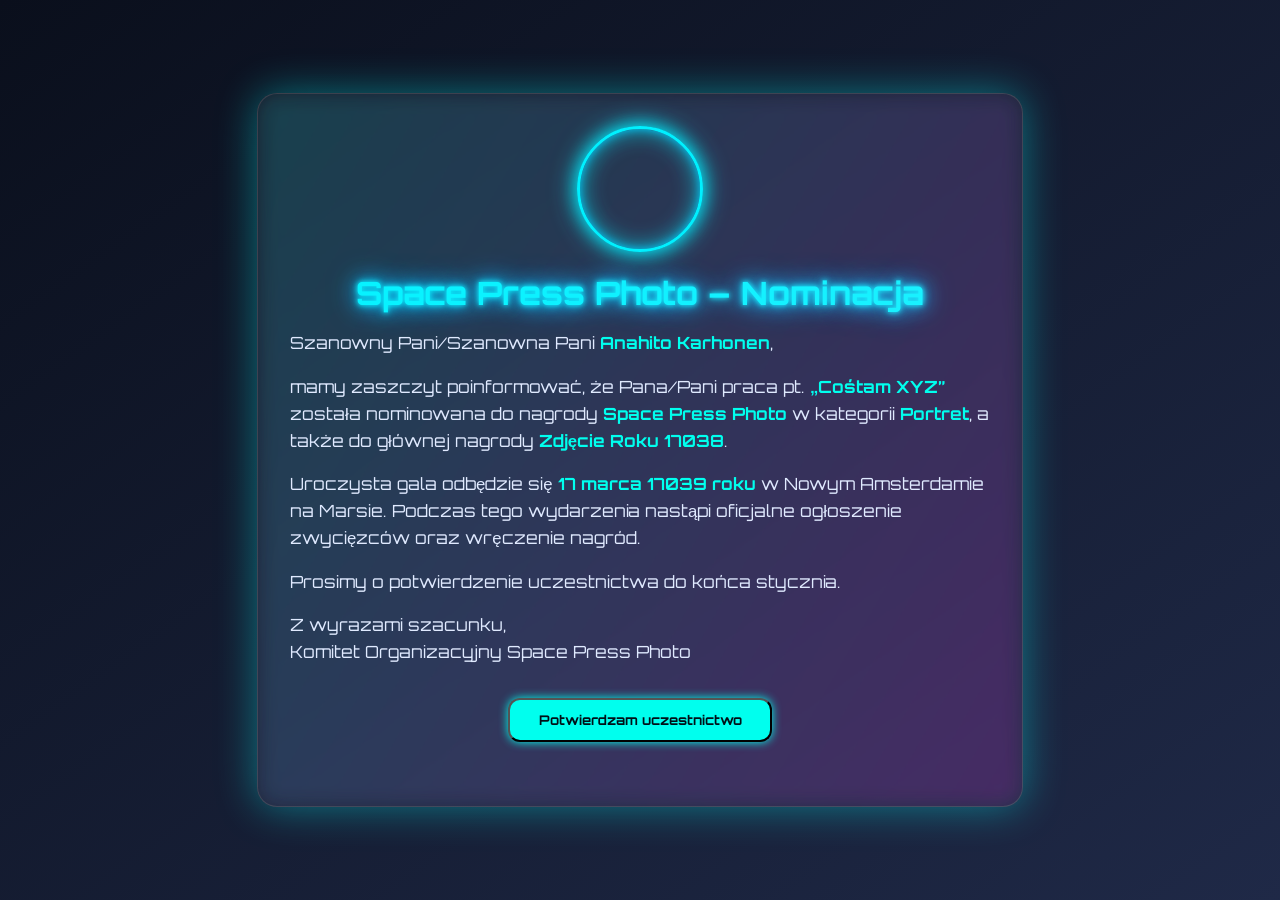
<file: ci-fi-event-websites/space-press-photo-invitation/index.html>
<!DOCTYPE html>
<html lang="pl">

<!--- =================== HEAD ===================== --->

<head>
<meta charset="UTF-8" />

<meta name="viewport" content="width=device-width, initial-scale=1.0" />
<title>Space Press Photo – Nominacja 17038</title>
<link href="https://fonts.googleapis.com/css2?family=Orbitron:wght@500&display=swap" rel="stylesheet" />

<!--- =================== STYLE ===================== --->

<style>
    body {
      margin: 0;
      font-family: 'Orbitron', sans-serif;
      background: linear-gradient(to bottom right, #0a0f1c, #1f2947);
      color: #e0eaff;
      display: flex;
      justify-content: center;
      align-items: center;
      min-height: 100vh;
      overflow: hidden; 
      -webkit-font-smoothing: antialiased;
      -moz-osx-font-smoothing: grayscale;
      padding: 1rem;
      box-sizing: border-box;
    }
    .container {
      background: rgba(255, 255, 255, 0.05);
      border: 1px solid rgba(255, 255, 255, 0.15);
      backdrop-filter: blur(8px);
      border-radius: 20px;
      padding: 2rem;
      padding-bottom: 4rem;
      max-width: 700px;
      width: 100%;
      box-shadow: 0 0 40px rgba(0, 255, 255, 0.4);
      max-height: 90vh;
      overflow-y: auto;
      scroll-behavior: smooth;
      position: relative;
      z-index: 0;
    }

    /* Tło */
    .fog {
      position: absolute;
      top: 0; left: 0; right: 0; bottom: 0;
      pointer-events: none;
      background: linear-gradient(120deg, rgba(0,255,255,0.15), rgba(255,0,255,0.15), rgba(0,255,255,0.15));
      background-size: 200% 200%;
      animation: fogMove 20s ease-in-out infinite;
      filter: blur(10px);
      mix-blend-mode: screen;
      z-index: 1;
      border-radius: 20px;
    }
    @keyframes fogMove {
      0% { background-position: 0% 50%; }
      50% { background-position: 100% 50%; }
      100% { background-position: 0% 50%; }
    }

    /* Scrollbar */
    .container::-webkit-scrollbar { width: 12px; }
    .container::-webkit-scrollbar-track { background: rgba(0, 15, 28, 0.3); border-radius: 10px; }
    .container::-webkit-scrollbar-thumb { background: linear-gradient(180deg, #00ffee, #008f8f); border-radius: 10px; border: 2px solid rgba(0, 15, 28, 0.5); }
    .container::-webkit-scrollbar-thumb:hover { background: linear-gradient(180deg, #66ffff, #00baba); }
    @-moz-document url-prefix() {
      .container { scrollbar-width: thin; scrollbar-color: #00ffee rgba(0, 15, 28, 0.3); }
    }

    h1 {
      font-size: 2rem;
      color: #00f0ff;
      text-align: center;
      margin-bottom: 1rem;
      text-shadow: 0 0 5px #00f0ff, 0 0 10px #00d6ff, 0 0 20px #00aaff, 0 0 30px #00aaff;
    }

    /* Pulsowanie */
    @keyframes pulseGlow {
      0%, 100% { box-shadow: 0 0 10px #00ffee, 0 0 20px #00dfff, 0 0 30px #00aaff; }
      50% { box-shadow: 0 0 20px #66ffff, 0 0 30px #33ffff, 0 0 40px #0099cc; }
    }
    .logo {
      display: block;
      margin: 0 auto 1rem;
      width: 120px;
      height: 120px;
      background-image: url('https://media2.giphy.com/media/l3vR16pONsV8cKkWk/giphy.gif');
      background-size: cover;
      background-position: center;
      border-radius: 50%;
      border: 3px solid #00f0ff;
      filter: drop-shadow(0 0 10px #00eeff);
      animation: pulseGlow 3s infinite;
      box-shadow: 0 0 15px #00f0ff, inset 0 0 10px #00cfff;
      position: relative;
      z-index: 2;
    }
    .content {
      font-size: 1.05rem;
      line-height: 1.6;
      position: relative;
      z-index: 2;
    }
    .content b { color: #00ffee; }
    .button {
      font-family: 'Orbitron', sans-serif;
      display: block; 
      width: fit-content;
      margin: 2rem auto 0;
      padding: 0.75rem 1.8rem;
      background-color: #00ffee;
      color: #001118;
      font-weight: bold;
      text-decoration: none;
      border-radius: 12px;
      transition: background 0.3s, box-shadow 0.3s;
      cursor: pointer;
      user-select: none;
      text-align: center;
      box-shadow: 0 0 10px #00ffee;
      animation: pulseGlow 3s infinite;
      position: relative;
      z-index: 2;
    }
    .button:hover {
      background-color: #00cfd1;
      animation: pulseGlow 1.5s infinite;
      color: #001118;
      box-shadow: 0 0 20px #66ffff, 0 0 30px #33ffff, 0 0 40px #0099cc;
    }

    .thank-you-message {
      display: none;
      font-size: 1.25rem;
      color: #00ffee;
      text-align: center;
      margin-top: 2rem;
      line-height: 1.5;
      text-shadow: 0 0 5px #00eeff, 0 0 10px #00aaff;
      position: relative;
      z-index: 2;
    }

   /* ========= MEDIA QUERIES  ========= */

    @media (max-width: 768px) {
      body {
        padding: 0; 
      }
      .container {
        padding: 1.5rem;
        padding-bottom: 3rem;
        
        border-radius: 20px;
        box-shadow: 0 0 40px rgba(0, 255, 255, 0.4);
        

        max-height: 85vh;
        margin: 1rem; 
      }
      .logo {
        width: 90px;
        height: 90px;
      }
      h1 {
        font-size: 1.6rem;
      }
      .content {
        font-size: 1rem;
      }
      .button {
        padding: 0.8rem 1.5rem;
      }
      .thank-you-message h1 {
        font-size: 1.8rem;
      }
      .thank-you-message p {
        font-size: 1rem;
      }
    }
  </style></head>

<!--- =================== BODY ===================== --->

<body>
<div class="container" id="container">
<div class="fog"></div>
<div class="logo"></div>
<h1>Space Press Photo – Nominacja</h1>
<div class="content" id="content">

<!--- =================== Treść wiadomości  - to można edytować ===================== --->

<p>Szanowny Pani/Szanowna Pani <b>Anahito Karhonen</b>,</p>

<p>mamy zaszczyt poinformować, że Pana/Pani praca pt. <b>„Cośtam XYZ”</b> została nominowana do nagrody <b>Space Press Photo</b> w kategorii <b>Portret</b>, a także do głównej nagrody <b>Zdjęcie Roku 17038</b>.</p>

<p>Uroczysta gala odbędzie się <b>17 marca 17039 roku</b> w Nowym Amsterdamie na Marsie. Podczas tego wydarzenia nastąpi oficjalne ogłoszenie zwycięzców oraz wręczenie nagród.</p>

<p>Prosimy o potwierdzenie uczestnictwa do końca stycznia.</p>

<p>Z wyrazami szacunku,<br />
Komitet Organizacyjny Space Press Photo</p>
</div>

<!--- =================== BUTTON ===================== --->

<button class="button" id="confirmBtn">Potwierdzam uczestnictwo</button>
<div class="thank-you-message" id="thankYou">
<h1>Dziękujemy!</h1>
<p>Prosimy oczekiwać dalszych informacji dotyczących gali.</p>
</div>
</div>
<script>
const btn = document.getElementById('confirmBtn');
const content = document.getElementById('content');
const thankYou = document.getElementById('thankYou');

btn.addEventListener('click', () => {
content.style.display = 'none';
btn.style.display = 'none';
thankYou.style.display = 'block';
});
</script>
</body>
</html>
</file>
<file: galactic-infrastructure-map/css.css>
:root {
    --ui-scale: 1.0;
}

body, html {
    margin: 0;
    padding: 0;
    width: 100%;
    height: 100%;
    overflow: hidden;
    background-color: #000;
    background-image: linear-gradient(rgba(0, 0, 0, 0.8), rgba(0, 0, 0, 0.8)), url(stardust.jpg);
    color: #f0f0f0;
    font-family: 'Segoe UI', Tahoma, Geneva, Verdana, sans-serif;
    scrollbar-width: thin;
    scrollbar-color: #3366ff rgba(0, 0, 0, 0.4);
}

#map-container {
    width: 100%;
    height: 100%;
    position: relative;
    overflow: auto;
    cursor: default;
    touch-action: none;
}

#map-content {
    position: relative;
    transform-origin: 0 0;
}

#controls {
    position: fixed;
    top: 20px;
    left: 20px;
    background: rgba(10, 20, 72, 0.9);
    border: 2px solid #3366ff;
    border-radius: 10px;
    z-index: 1000;
    width: 900px;
    min-width: 280px;
    max-height: 90vh;
    box-shadow: 0 0 20px rgba(51, 102, 255, 0.6), inset 0 0 15px rgba(51, 102, 255, 0.3);
    color: #cddcff;
    backdrop-filter: blur(8px);
    font-size: 60px;
    display: flex;
    flex-direction: column;
    transform: translateX(0);
    transition: transform 0.4s ease-in-out, width 0.3s ease-in-out;
    pointer-events: none;
}
#controls > * {
    pointer-events: auto;
}

#controls.hidden {
    transform: translateX(calc(-100% - 40px));
}

#controls-header { background-color: rgba(51, 102, 255, 0.4); padding: 12px; text-align: center; font-weight: bold; font-size: 1.1em; cursor: move; border-bottom: 2px solid #3366ff; text-shadow: 0 0 8px #fff; user-select: none; flex-shrink: 0; position: relative; }
#toggle-controls { position: absolute; top: 50%; right: 15px; transform: translateY(-50%); background: rgba(255, 255, 255, 0.1); border: 1px solid #5885ff; color: #cddcff; font-size: 28px; line-height: 28px; padding: 2px 10px; border-radius: 5px; cursor: pointer; transition: all 0.2s; }
#toggle-controls:hover { background: rgba(255, 255, 255, 0.2); }
#show-controls-button { position: fixed; top: 20px; left: 20px; z-index: 1001; background: rgba(51, 102, 255, 0.6); border: 2px solid #3366ff; color: #cddcff; font-size: 28px; line-height: 28px; padding: 8px 15px; border-radius: 5px; cursor: pointer; box-shadow: 0 0 15px rgba(51, 102, 255, 0.5); backdrop-filter: blur(5px); display: none; transition: all 0.2s; }
#show-controls-button:hover { background: rgba(51, 102, 255, 0.8); box-shadow: 0 0 20px #87c7ff; }
#controls-body { padding: 20px; overflow-y: auto; }

/* --- Style wyszukiwarki --- */
#search-container { display: flex; margin-bottom: 20px; gap: 10px; }
#search-input { flex-grow: 1; height: 80px; padding: 0 25px; font-size: 40px; background-color: rgba(0, 0, 0, 0.3); border: 2px solid #3366ff; border-radius: 8px; color: #cddcff; outline: none; transition: all 0.2s; }
#search-input::placeholder { color: rgba(205, 220, 255, 0.5); }
#search-input:focus { border-color: #87c7ff; box-shadow: 0 0 10px #5885ff; }
#search-button { width: 80px; height: 80px; border: 2px solid #3366ff; background-color: rgba(0, 0, 0, 0.4); color: #cddcff; font-size: 44px; border-radius: 8px; cursor: pointer; transition: all 0.2s; flex-shrink: 0; padding: 0; }
#search-button:hover { background-color: rgba(51, 102, 255, 0.6); border-color: #87c7ff; }

/* --- Pozostałe style panelu --- */
#controls label { display: flex; align-items: center; margin-bottom: 15px; cursor: pointer; user-select: none; }
#controls hr { border: none; border-top: 1px solid rgba(51, 102, 255, 0.3); margin: 20px 0; }
#controls input[type="checkbox"] { appearance: none; -webkit-appearance: none; -moz-appearance: none; height: 30px; width: 30px; background-color: rgba(0, 0, 0, 0.3); border: 2px solid #3366ff; border-radius: 5px; margin-right: 20px; cursor: pointer; position: relative; top: -2px; flex-shrink: 0; transition: background-color 0.2s ease-in-out; }
#controls input[type="checkbox"]:checked { background-color: #3366ff; border-color: #87c7ff; }
#controls input[type="checkbox"]:checked::after { content: ''; display: block; position: absolute; width: 8px; height: 16px; border: solid #cddcff; border-width: 0 4px 4px 0; left: 9px; top: 2px; transform: rotate(45deg); }

/* --- Tooltip i podświetlenia --- */
#tooltip { position: fixed; background: rgba(10, 20, 72, 0.95); border: 2px solid #5885ff; border-radius: 8px; padding: 20px; color: #cddcff; font-size: 40px; z-index: 1001; max-width: 350px; pointer-events: none; transition: opacity 0.2s ease-in-out; box-shadow: 0 0 15px rgba(51, 102, 255, 0.5); backdrop-filter: blur(5px); }
#tooltip.hidden { opacity: 0; }
#tooltip h3 { margin: 0 0 15px 0; color: #9ad8ff; font-size: 1.2em; border-bottom: 1px solid rgba(51, 102, 255, 0.5); padding-bottom: 15px; }
#tooltip p { margin: 8px 0 0 0; }
#tooltip .faction-hegemonia { color: #e53935; font-weight: bold; }
#tooltip .faction-gildia { color: #e0d02a; font-weight: bold; }
#tooltip .faction-separatysci { color: #ffffff; font-weight: bold; }
#tooltip .faction-neutralny { color: #ffffff; font-weight: bold; }

@keyframes pulse { 0% { filter: drop-shadow(0 0 4px rgba(255, 255, 255, 0.5)); } 50% { filter: drop-shadow(0 0 14px rgba(255, 255, 255, 1)); } 100% { filter: drop-shadow(0 0 4px rgba(255, 255, 255, 0.5)); } }
.system-group.hover-highlight { animation: pulse 1.5s infinite ease-in-out; }

@keyframes search-pulse { 0% { filter: drop-shadow(0 0 5px #ffeb3b); } 50% { filter: drop-shadow(0 0 25px #ffeb3b); } 100% { filter: drop-shadow(0 0 5px #ffeb3b); } }
.search-highlight { animation: search-pulse 2s infinite ease-in-out !important; }

.system-group { cursor: pointer; }

/* --- Narzędzia graficzne --- */
#drawing-tools h4 { margin-top: 30px; margin-bottom: 15px; font-size: 1.2em; }
.tools-row { display: flex; flex-wrap: wrap; gap: 20px; align-items: center; margin-bottom: 25px; }
.tool-btn { width: 80px; height: 80px; padding: 0; display: flex; align-items: center; justify-content: center; background-color: rgba(0, 0, 0, 0.4); border: 2px solid #3366ff; color: #cddcff; border-radius: 10px; cursor: pointer; font-size: 48px; transition: background-color 0.2s, border-color 0.2s, transform 0.1s; font-family: 'Segoe UI Symbol', sans-serif; font-weight: bold; }
.tool-btn:hover { background-color: rgba(51, 102, 255, 0.6); border-color: #87c7ff; }
.tool-btn:active { transform: scale(0.92); }
.tool-btn.active { background-color: #3366ff; border-color: #a2d2ff; box-shadow: 0 0 12px #a2d2ff; }
#clear-drawing-btn, #save-map-btn { height: 70px; font-size: 40px; font-weight: bold; padding: 0 30px; flex-grow: 1; display: flex; align-items: center; justify-content: center; background-color: rgba(0, 0, 0, 0.4); border: 2px solid #3366ff; color: #cddcff; border-radius: 10px; cursor: pointer; transition: background-color 0.2s, border-color 0.2s, transform 0.1s; }
#clear-drawing-btn:hover, #save-map-btn:hover { background-color: rgba(51, 102, 255, 0.6); border-color: #87c7ff; }
#clear-drawing-btn:active, #save-map-btn:active { transform: scale(0.97); }
#drawing-tools label { font-size: 45px; font-weight: 500; margin-bottom: 0; margin-right: 10px; }
#color-picker { -webkit-appearance: none; -moz-appearance: none; appearance: none; width: 80px; height: 80px; background-color: transparent; border: none; cursor: pointer; padding: 0; }
#color-picker::-webkit-color-swatch { border-radius: 10px; border: 3px solid #3366ff; }
#color-picker::-moz-color-swatch { border-radius: 10px; border: 3px solid #3366ff; }
#stroke-width { -webkit-appearance: none; appearance: none; flex-grow: 1; height: 20px; background: rgba(0, 0, 0, 0.5); border-radius: 10px; border: 2px solid #3366ff; outline: none; }
#stroke-width::-webkit-slider-thumb { -webkit-appearance: none; appearance: none; width: 34px; height: 34px; background: #5885ff; border-radius: 50%; border: 4px solid #cddcff; cursor: grab; margin-top: -9px; }
#stroke-width::-moz-range-thumb { width: 30px; height: 30px; background: #5885ff; border-radius: 50%; border: 4px solid #cddcff; cursor: grab; }
#stroke-width-label { font-size: 28px; font-weight: bold; width: 90px; text-align: right; color: #a2d2ff; text-shadow: 0 0 5px #5885ff; }
#map-container.drawing-mode { cursor: crosshair; }
#drawing-layer { fill: none; pointer-events: none; }

/* --- Style scrollbarów --- */
body::-webkit-scrollbar, #map-container::-webkit-scrollbar, #controls-body::-webkit-scrollbar { width: 14px; }
body::-webkit-scrollbar-track, #map-container::-webkit-scrollbar-track, #controls-body::-webkit-scrollbar-track { background: rgba(0, 0, 0, 0.4); border-radius: 10px; }
body::-webkit-scrollbar-thumb, #map-container::-webkit-scrollbar-thumb, #controls-body::-webkit-scrollbar-thumb { background-color: #3366ff; border-radius: 10px; border: 3px solid rgba(10, 20, 72, 0.9); }
body::-webkit-scrollbar-thumb:hover, #map-container::-webkit-scrollbar-thumb:hover, #controls-body::-webkit-scrollbar-thumb:hover { background-color: #5885ff; }

/* =========================================== */
/* === STYLE DLA URZĄDZEŃ MOBILNYCH  === */
/* =========================================== */
@media (max-width: 1000px) {
    #controls { width: 95vw; max-width: 450px; top: 10px; left: 10px; max-height: 85vh; transform-origin: top left; transform: scale(var(--ui-scale)); font-size: 16px; }
    #controls-header { font-size: 1.2em; padding: 10px; }
    #toggle-controls, #show-controls-button { font-size: 20px; padding: 5px 10px; }
    #controls-body { padding: 15px; }
    #search-input { height: 44px; font-size: 1em; padding: 0 12px; }
    #search-button { width: 44px; height: 44px; font-size: 1.2em; }
    #controls label { margin-bottom: 12px; font-size: 1em; }
    #controls input[type="checkbox"] { width: 24px; height: 24px; margin-right: 15px; }
    #controls input[type="checkbox"]:checked::after { width: 6px; height: 12px; left: 7px; top: 2px; border-width: 0 3px 3px 0; }
    .tools-row { gap: 10px; margin-bottom: 15px; }
    .tool-btn { width: 48px; height: 48px; font-size: 24px; }
    #drawing-tools h4 { font-size: 1.2em; } 
    #drawing-tools label { font-size: 1em; }
    #color-picker { width: 48px; height: 48px; }
    #clear-drawing-btn, #save-map-btn { height: 48px; font-size: 1em; padding: 0 15px; }
    #stroke-width { height: 15px; }
    #stroke-width::-webkit-slider-thumb { width: 26px; height: 26px; margin-top: -6px; }
    #stroke-width::-moz-range-thumb { width: 22px; height: 22px; }
    #stroke-width-label { font-size: 1em; width: 50px; }
    #tooltip { font-size: 16px; padding: 15px; max-width: 80vw; border-radius: 10px; }
    #tooltip h3 { font-size: 1.2em; padding-bottom: 10px; }
    #controls.hidden { transform: translateX(calc(-100% - 40px)) scale(var(--ui-scale)); }
}

/* === ZAPIS OBSZARU === */
#selection-overlay {
    position: absolute;
    top: 0;
    left: 0;
    width: 100%;
    height: 100%;
    background-color: rgba(0, 0, 0, 0.4); 
    cursor: crosshair; 
    z-index: 10000; 
}

#selection-box {
    position: absolute;
    border: 2px dashed #ffffff; 
    background-color: rgba(135, 206, 235, 0.2); 
    box-sizing: border-box;
}

/* Klasa do ukrywania??? */
.hidden {
    display: none !important;
}

/* --- Dodane style do przeciągania kształtów --- */
#map-container.select-mode .draggable-shape {
    cursor: move;
}

#map-container.select-mode .draggable-shape:hover {
    filter: drop-shadow(0 0 8px #00ffff);
}

.selected-shape {
    stroke-dasharray: 10, 5;
    animation: marching-ants 1s linear infinite;
    filter: drop-shadow(0 0 10px #00ffff);
}

@keyframes marching-ants {
    to {
        stroke-dashoffset: -15;
    }
}

/* ========================================================================== */

/* Etykiety frakcji na mapie */
/* Styl dla Chanatu - identyczny jak Hegemonia, tylko kolory zmienione na białe */
.star-label-chanat { 
    font-size: 42px !important; 
    font-weight: bold !important;   
    fill: #ffffff !important; 
    stroke: #000000 !important; 
    stroke-width: 2.8px !important; 
}

.star-label-protektorat { font-size: 42px; font-weight: bold; fill: #a1ee92; stroke: #212f1b; stroke-width: 2.8; }

/* Kolory frakcji w tooltipie */
#tooltip .faction-chanat { color: #ffffff; font-weight: bold; }
#tooltip .faction-protektorat { color: #a1ee92; font-weight: bold; }
/* Wyłącznie białe oznaczenia; bez panelu i okręgów. */
#controls, #show-controls-button, #selection-overlay {display:none !important;}
#map-content svg text {fill:#ffffff !important;}

/* Obszar mapy ograniczony do skrajnych układów z marginesem 480 jednostek. */
html, body { background-image: none !important; background-color:#000 !important; }
#map-content { width:7709px; height:7687px; background: linear-gradient(rgba(0,0,0,.55),rgba(0,0,0,.55)),url('stardust.jpg') center center / cover no-repeat; }
#map-content svg text {fill:#ffffff !important;}

/* Korekty: niemal czarne tło i wyraźne punkty */
#map-content { background:linear-gradient(rgba(0,0,0,.82),rgba(0,0,0,.82)),url('stardust.jpg') center center / cover no-repeat !important; }
#map-content svg text {fill:#ffffff !important; font-size:24px;paint-order:stroke fill;stroke:#050505;stroke-width:3px;}
#map-content svg .faction-name {font-size:44px !important;font-weight:500;stroke:#050505;stroke-width:3px;}
#map-content svg [data-faction=hegemonia] .faction-name {fill:#bd39ed !important;}
#map-content svg [data-faction=egipt] .faction-name {fill:#9681ff !important;}
#map-content svg [data-faction=avalon] .faction-name {fill:#206bc0 !important;}
.faction-border {fill:transparent;stroke-width:5;opacity:.85;pointer-events:stroke;cursor:pointer;}
.border-hegemonia {stroke:#bd39ed;} .border-egipt {stroke:#9681ff;} .border-avalon {stroke:#f0f0f0;}


.faction-border.faction-active {filter:drop-shadow(0 0 9px currentColor);stroke-width:7;}
#tooltip {font-size:18px !important;max-width:360px;padding:15px;}
#tooltip h3 {font-size:21px !important;margin-bottom:8px;}
#tooltip p {font-size:15px;line-height:1.5;}

/* Jednolita wielkosc wszystkich etykiet, bez obrysow frakcji */
#map-content svg text, #map-content svg .map-faction-label {font-size:24px !important;font-weight:400 !important;paint-order:stroke fill;stroke:#050505 !important;stroke-width:3px !important;}
#map-content svg .map-faction-label[data-faction-label="hegemonia"] {fill:#bd39ed !important;}
#map-content svg .map-faction-label[data-faction-label="egipt"] {fill:#9681ff !important;}
#map-content svg .map-faction-label[data-faction-label="avalon"] {fill:#206bc0 !important;}



/* Wolne, miękkie świecenie bez ciemnej ramki i bez migotania. */
@keyframes gentle-star-glow {
  0%, 100% { filter: drop-shadow(0 0 2px rgba(255,255,255,.45)) drop-shadow(0 0 4px rgba(255,255,255,.20)); opacity: 1; }
  50% { filter: drop-shadow(0 0 7px rgba(255,255,255,.95)) drop-shadow(0 0 18px rgba(255,255,255,.60)); opacity: 1; }
}
@keyframes gentle-label-glow {
  0%, 100% { filter: drop-shadow(0 0 2px currentColor); opacity: 1; }
  50% { filter: drop-shadow(0 0 6px currentColor) drop-shadow(0 0 14px currentColor); opacity: 1; }
}
.system-group.faction-active > circle { animation: gentle-star-glow 4s ease-in-out infinite !important; }
.system-group.faction-active > text { animation: gentle-label-glow 4s ease-in-out infinite !important; stroke: none !important; paint-order: normal !important; }
.system-group.hover-highlight > circle { animation: gentle-star-glow 4s ease-in-out infinite !important; }
.system-group.hover-highlight > text { animation: gentle-label-glow 4s ease-in-out infinite !important; stroke: none !important; paint-order: normal !important; }

#map-content svg .map-faction-label { stroke: none !important; paint-order: normal !important; }

/* Wszystkie etykiety Avalon: jednakowy kolor, bez czarnej obwódki. */
#map-content svg .system-group[data-faction="avalon"] > text { fill:#f0f0f0 !important; stroke:none !important; stroke-width:0 !important; paint-order:normal !important; }

/* Konfederacja Pięciu Słońc — pastelowa pomarańcza, bez czarnej obwódki. */
#map-content svg .system-group[data-faction="piec-slonc"] > text { fill:#ffc48e !important; stroke:none !important; stroke-width:0 !important; paint-order:normal !important; }
#map-content svg .system-group[data-faction="piec-slonc"].faction-active > text,
#map-content svg .system-group[data-faction="piec-slonc"].hover-highlight > text { animation: gentle-label-glow 4s ease-in-out infinite !important; }
#map-content svg .system-group[data-faction="piec-slonc"].faction-active > circle,
#map-content svg .system-group[data-faction="piec-slonc"].hover-highlight > circle { animation: gentle-star-glow 4s ease-in-out infinite !important; }

/* Poprawki: Avalon niebieski, pulsuje wyłącznie wskazany układ. */
#map-content svg .system-group[data-faction="avalon"] > text {fill:#206bc0 !important;}
#map-content svg .system-group[data-faction="tianming"] > text {fill:#d78a9d !important;stroke:none !important;stroke-width:0 !important;paint-order:normal !important;}
#map-content svg .system-group.faction-active > circle,
#map-content svg .system-group.faction-active > text {animation:none !important;}
#map-content svg .system-group.hover-highlight > circle {animation:gentle-star-glow 4s ease-in-out infinite !important;}
#map-content svg .system-group.hover-highlight > text {animation:gentle-label-glow 4s ease-in-out infinite !important;}

/* Opisy i gesty dotykowe */
#tooltip-close{display:none;}
@media (pointer:coarse){
 #map-container{touch-action:none;}
 #tooltip:not(.hidden){position:fixed!important;left:10px!important;right:10px!important;bottom:max(12px,env(safe-area-inset-bottom))!important;top:auto!important;width:auto!important;max-width:none!important;max-height:42dvh;overflow-y:auto;box-sizing:border-box;padding:16px 42px 16px 16px;z-index:3000;font-size:16px!important;pointer-events:auto;box-shadow:0 0 20px rgba(51,102,255,.4);}
 #tooltip h3{font-size:19px!important;}#tooltip p{font-size:15px!important;line-height:1.45;}
 #tooltip-close{display:block;position:sticky;float:right;top:0;margin-right:-30px;margin-top:-8px;border:0;background:transparent;color:#fff;font-size:30px;cursor:pointer;line-height:1;padding:5px;}
 .system-group{cursor:pointer;}
}

/* Nowe frakcje: jednolite etykiety, animacja tylko wskazanego układu */
#map-content svg .system-group[data-faction="szahanszahat"] > text {fill:#b8895e !important;stroke:none !important;paint-order:normal !important;}
#map-content svg .system-group[data-faction="kalifat"] > text {fill:#408f60 !important;stroke:none !important;paint-order:normal !important;}
#map-content svg .system-group[data-faction="talasokracja"] > text {fill:#6bbbd1 !important;stroke:none !important;paint-order:normal !important;}

/* Dodatkowe frakcje: kolory tylko etykiet, nie gwiazd. */
#map-content svg .system-group[data-faction="frakcja1"] > text {fill:#b3a0e8 !important;stroke:none !important;paint-order:normal !important;}
#map-content svg .system-group[data-faction="frakcja2"] > text {fill:#d9a64e !important;stroke:none !important;paint-order:normal !important;}
#map-content svg .system-group[data-faction="frakcja3"] > text {fill:#84c8b6 !important;stroke:none !important;paint-order:normal !important;}
#map-content svg .system-group[data-faction="merowia"] > text {fill:#e2a5d0 !important;stroke:none !important;paint-order:normal !important;}
#map-content svg .system-group[data-faction="frakcja4"] > text {fill:#d6c275 !important;stroke:none !important;paint-order:normal !important;}
#map-content svg .system-group[data-faction="frakcja5"] > text {fill:#a4b8e8 !important;stroke:none !important;paint-order:normal !important;}
#map-content svg .system-group[data-faction="liga-solarna"] > text {fill:#ffe36a !important;stroke:none !important;paint-order:normal !important;}

#map-content svg .solar-system > circle {filter:drop-shadow(0 0 9px #ffe36a) drop-shadow(0 0 18px #cfae32);}

/* Przełącznik siatki, dostępny także na telefonie. */
#grid-toggle-panel{position:fixed;top:12px;right:12px;z-index:2500;display:flex;align-items:center;gap:9px;background:rgba(8,17,39,.91);border:1px solid #668ce0;border-radius:9px;color:#fff;padding:11px 14px;font:500 15px 'Segoe UI',sans-serif;box-shadow:0 3px 15px #0009;cursor:pointer;user-select:none}
#grid-toggle{width:19px;height:19px;accent-color:#6b9aff;cursor:pointer}
@media(max-width:600px){#grid-toggle-panel{top:max(8px,env(safe-area-inset-top));right:8px;padding:9px 10px;font-size:13px;gap:6px}#grid-toggle{width:21px;height:21px}}

/* Pasek frakcji i podświetlenia terytoriów */
#map-toolbar{position:fixed;top:0;left:0;right:0;height:58px;z-index:3500;background:rgba(5,9,20,.94);border-bottom:1px solid rgba(130,164,224,.35);display:flex;align-items:center;padding:0 18px;box-sizing:border-box;backdrop-filter:blur(12px)}
#territory-toggle{background:rgba(35,54,89,.55);border:1px solid #50648d;border-radius:8px;color:#e3eaff;padding:10px 18px;font:500 15px 'Segoe UI',sans-serif;cursor:pointer}
#territory-toggle:hover{background:#243554}
.territory-menu{position:absolute;top:calc(100% + 7px);left:18px;width:min(355px,calc(100vw - 36px));max-height:min(70vh,610px);overflow:auto;background:rgba(8,15,30,.97);border:1px solid #50648d;border-radius:10px;box-shadow:0 14px 35px #000b;padding:10px;box-sizing:border-box}
.territory-menu label{display:flex;align-items:center;gap:10px;padding:8px 9px;font-size:14px;cursor:pointer;border-radius:6px;color:#e1e7f2}
.territory-menu label:hover{background:#ffffff12}.territory-menu input{width:17px;height:17px;accent-color:#678be0;flex:none}.territory-menu .all-territories{font-weight:650;border-bottom:1px solid #ffffff24;padding-bottom:12px;margin-bottom:5px}
.territory-dot{width:10px;height:10px;border-radius:50%;background:var(--faction-color);flex:none}
#faction-territories{pointer-events:none}#faction-territories .territory{opacity:0;stroke-width:2;stroke-opacity:.33;stroke:inherit;transition:opacity .22s ease;pointer-events:none}#faction-territories .territory.visible{opacity:.14;stroke-opacity:.55}
@media(max-width:600px){#map-toolbar{height:52px;padding:0 10px}#territory-toggle{font-size:14px;padding:8px 12px}.territory-menu{left:10px;width:min(345px,calc(100vw - 20px))}}

#territory-menu.hidden{display:none!important}#faction-territories .territory{stroke:none!important}#faction-territories .territory.visible{opacity:.20!important}

/* Siatka jest częścią rozwijanego menu obszarów. */
.territory-menu .grid-menu-option{border-top:1px solid #ffffff24;margin-top:8px;padding-top:14px;}
.territory-menu #grid-toggle{width:17px;height:17px;accent-color:#678be0;flex:none;}

/* Nowy Maraton – okno infrastruktury */
#tooltip.nm-actionable{pointer-events:auto!important;max-width:390px!important;}
#tooltip .nm-open{display:block;width:100%;margin-top:15px;padding:11px 15px;background:rgba(44,87,171,.38);border:1px solid #71b6ff;border-radius:6px;color:#d9efff;font:600 15px Segoe UI,Arial,sans-serif;cursor:pointer;text-align:center;}
#tooltip .nm-open:hover{background:#26509b;box-shadow:0 0 14px #3e87d4;}
#nm-backdrop{position:fixed;inset:0;z-index:20000;display:grid;place-items:center;background:rgba(0,4,17,.78);backdrop-filter:blur(8px);padding:20px;box-sizing:border-box;}
#nm-backdrop.nm-hidden{display:none!important;}
#nm-modal{width:min(1060px,96vw);max-height:92vh;overflow:auto;background:linear-gradient(145deg,#101c38,#070e20 65%,#09172c);border:1px solid #4674b8;border-radius:12px;box-shadow:0 0 60px #0a3d8a80;color:#d7e7ff;font:15px Segoe UI,Arial,sans-serif;}
.nm-head{display:flex;align-items:center;justify-content:space-between;gap:15px;padding:24px 30px;border-bottom:1px solid #29466c;background:#162c4b70;}
.nm-kicker{color:#7faccf;font-size:11px;letter-spacing:2px;}
.nm-head h2{font-size:25px;letter-spacing:2px;margin:7px 0 0;color:#e6f5ff;}
.nm-head h2 span{font-size:15px;font-weight:400;color:#91b9e1;}
#nm-close{border:1px solid #476891;background:transparent;color:#cce5ff;font-size:30px;border-radius:6px;cursor:pointer;width:42px;height:42px;}
.nm-layout{display:grid;grid-template-columns:45% 55%;min-height:540px;}
.nm-system{position:relative;min-height:540px;overflow:hidden;background:radial-gradient(ellipse at center,#132e50 0%,#071021 65%,#050b17 100%);border-right:1px solid #29466c;}
.nm-system-label{position:absolute;top:23px;left:24px;color:#85add0;letter-spacing:2px;font-size:11px;}
.nm-orbits{position:absolute;top:50%;left:50%;width:420px;height:420px;transform:translate(-50%,-50%);}
.nm-sun{position:absolute;top:50%;left:50%;width:42px;height:42px;transform:translate(-50%,-50%);border-radius:50%;background:radial-gradient(circle at 35% 35%,#fff9d6,#ffc36c 45%,#e66c32 85%);box-shadow:0 0 28px #ffb64c,0 0 65px #f99a3850;}
.nm-orbit{position:absolute;left:50%;top:50%;border:1px solid #5781a544;border-radius:50%;transform:translate(-50%,-50%);animation:nm-spin linear infinite;}
.nm-o1{width:90px;height:90px;animation-duration:15s}.nm-o2{width:145px;height:145px;animation-duration:22s}.nm-o3{width:200px;height:200px;animation-duration:29s}.nm-o4{width:260px;height:260px;animation-duration:38s}.nm-o5{width:325px;height:325px;animation-duration:49s}.nm-o6{width:400px;height:400px;animation-duration:62s}
.nm-planet{position:absolute;top:50%;left:100%;border-radius:50%;transform:translate(-50%,-50%);box-shadow:inset -5px -3px 8px #020914b0,0 0 12px #76a6d555;}
.nm-p1{width:10px;height:10px;background:#a5bdca}.nm-p2{width:15px;height:15px;background:#d1a87a}.nm-p3{width:19px;height:19px;background:#71a5b5}.nm-p4{width:13px;height:13px;background:#bc8c9b}.nm-p5{width:25px;height:25px;background:#8d9ec8}.nm-p6{width:16px;height:16px;background:#8aa9a0}
@keyframes nm-spin{from{transform:translate(-50%,-50%) rotate(0)}to{transform:translate(-50%,-50%) rotate(360deg)}}
.nm-caption{position:absolute;bottom:16px;left:20px;right:20px;text-align:center;color:#7089a9;font-size:12px;}
.nm-info{padding:22px 30px 30px;overflow:auto;}
.nm-info h3{margin:13px 0 13px;font-size:15px;font-weight:600;letter-spacing:.5px;color:#a8d5ff;border-bottom:1px solid #284466;padding-bottom:8px;}
.nm-info h3 small{font-size:12px;font-weight:400;color:#8eabc7;}
.nm-stats{display:grid;grid-template-columns:1fr 1fr;gap:12px;}
.nm-stat{padding:14px;background:#172b49aa;border:1px solid #315178;border-radius:7px;}
.nm-stat small{display:block;color:#8fb4d8;font-size:10px;letter-spacing:1px;}
.nm-stat strong{display:block;font-size:29px;margin:7px 0;color:#e3f4ff}.nm-stat em{font-style:normal;font-size:17px;color:#7296b8;}
.nm-stat span{display:block;margin-top:8px;color:#a4b9d1;font-size:11px;}
.nm-meter{height:5px;border-radius:5px;background:#30415a;overflow:hidden}.nm-meter i{display:block;height:100%;background:#67b8e9;}
.nm-buildings{display:grid;grid-template-columns:1fr 1fr;gap:10px;}
.nm-buildings>div{display:grid;grid-template-columns:1fr auto;gap:8px;padding:10px 12px;border:1px solid #28456b;background:#12233e80;border-radius:6px;}
.nm-buildings span{font-size:13px}.nm-buildings b{font-size:13px;color:#c1e6ff}.nm-buildings i{grid-column:1/-1;height:4px;background:linear-gradient(to right,#6eadd9 var(--pct),#30415a var(--pct));border-radius:4px;}
.nm-chips{display:flex;flex-wrap:wrap;gap:8px}.nm-chips span{padding:8px 11px;border:1px solid #345579;border-radius:5px;background:#19335280;color:#c4ddf6;font-size:12px;}
@media(max-width:740px){.nm-layout{grid-template-columns:1fr}.nm-system{min-height:330px;border-right:0;border-bottom:1px solid #29466c}.nm-orbits{transform:translate(-50%,-50%) scale(.72)}.nm-head{padding:18px}.nm-head h2{font-size:19px}.nm-info{padding:15px}.nm-stats{grid-template-columns:1fr}}
@media(prefers-reduced-motion:reduce){.nm-orbit{animation:none}}

/* Ilustracja zamiast animacji, jednakowe panele dla sześciu układów */
#nm-system-image{position:absolute;inset:0;width:100%;height:100%;object-fit:contain;padding:48px 18px 18px;box-sizing:border-box;}
#nm-image-placeholder{position:absolute;inset:60px 24px 24px;display:flex;align-items:center;justify-content:center;text-align:center;padding:20px;border:1px dashed #45658c;border-radius:8px;color:#789abd;letter-spacing:2px;font-size:12px;background:linear-gradient(140deg,#101d35,#07101f);}
#nm-system-image[hidden],#nm-image-placeholder[hidden],#nm-info-original[hidden],#nm-info-placeholder[hidden]{display:none!important;}
/* Układy nie świecą stale — pulsowanie tylko po najechaniu */
#map-content svg .system-group:not(.hover-highlight):not(.search-highlight) > circle,
#map-content svg .system-group:not(.hover-highlight):not(.search-highlight) > text{animation:none!important;}

/* Panel z przyciskiem pozostaje dostępny po zejściu kursora z gwiazdy */
#tooltip.nm-actionable{pointer-events:auto!important;}
#tooltip.nm-actionable .nm-open{pointer-events:auto;}

/* Panel: fotografia bez marginesów, wypełnia cały lewy obszar. */
.nm-system{overflow:hidden;}
#nm-system-image{inset:0!important;width:100%!important;height:100%!important;padding:0!important;object-fit:cover!important;object-position:50% 50%;cursor:grab;touch-action:none;user-select:none;-webkit-user-drag:none;}
#nm-system-image:active{cursor:grabbing;}
.nm-system-label{display:none!important;}
#tooltip.nm-actionable{box-sizing:border-box;}
</file>
<file: interactive-technology-tree/style.css>
:root{color-scheme:dark;--ink:#d9e9ff;--muted:#90adca;--line:#355782;--blue:#79c9ff;--gold:#ffe08a;--violet:#bf8dff}*{box-sizing:border-box}body{margin:0;font-family:Inter,Segoe UI,Arial,sans-serif;background:#020713;color:var(--ink);min-height:100vh}.backdrop{position:fixed;inset:0;background:linear-gradient(180deg,rgba(1,6,19,.58),rgba(1,6,19,.82)),url('stardust.jpg') center/cover no-repeat;z-index:-1}.app{max-width:1650px;margin:auto;padding:30px clamp(12px,3vw,48px)}.top{display:flex;justify-content:space-between;align-items:center;gap:20px;flex-wrap:wrap}.eyebrow{letter-spacing:.22em;color:#87b9dc;font-size:11px;font-weight:700}h1{font-size:clamp(27px,3.5vw,43px);margin:10px 0 4px;letter-spacing:.035em}.subtitle{color:var(--muted);margin:0}.top-right{display:flex;align-items:center;gap:15px;flex-wrap:wrap}.demo{font-size:10px;letter-spacing:.13em;color:var(--gold);border:1px solid #796b4b;background:#3b301a55;border-radius:5px;padding:10px}.secondary{background:#122443;color:#cfe8ff;border:1px solid #43648e;border-radius:7px;padding:11px 15px;cursor:pointer}.secondary:hover{background:#1c3964}.tabs{display:flex;gap:9px;overflow:auto;margin-top:28px;padding-bottom:10px}.tab{border:1px solid #34577e;border-radius:9px;padding:13px 19px;background:#09172ddd;color:#a9c6e1;cursor:pointer;white-space:nowrap;font-weight:700}.tab.active{background:#183c70;border-color:#74b6ff;color:#fff;box-shadow:0 0 18px #388aff44}.toolbar{display:flex;justify-content:space-between;align-items:center;gap:12px;flex-wrap:wrap;margin:12px 0}.legend{display:flex;gap:20px;flex-wrap:wrap;font-size:12px;color:#c1d3e7}.legend span{display:flex;align-items:center;gap:7px}.dot{width:10px;height:10px;display:inline-block;border-radius:50%}.dot.done{background:#6ed9ba;box-shadow:0 0 10px #6ed9ba}.dot.ready{background:#ffd67a;box-shadow:0 0 10px #ffd67a}.dot.hidden{background:#596477}.hint{font-size:12px;color:#87a4c1}.tree-viewport{border:1px solid #426ba2;border-radius:13px;min-height:540px;height:min(66vh,740px);overflow:auto;position:relative;background:linear-gradient(135deg,#071229d9,#030b1bdc);box-shadow:0 16px 65px #0008;cursor:grab;scrollbar-color:#355a88 #091326}.tree-viewport.dragging{cursor:grabbing;user-select:none}.tree{position:relative;min-height:530px;min-width:960px;padding:0 40px 40px}.tree-head{display:grid;grid-template-columns:220px repeat(3,210px);gap:62px;padding:29px 0 20px;position:relative;z-index:1}.tree-head span{color:#7faed2;font-size:11px;letter-spacing:.16em;text-transform:uppercase}.tree-row{display:grid;grid-template-columns:220px repeat(3,210px);gap:62px;align-items:center;min-height:143px;position:relative}.branch{background:#0d203bd9;border:1px solid #335577;border-radius:10px;padding:15px;min-height:94px;display:flex;flex-direction:column;justify-content:center}.branch .branch-icon{font-size:24px;color:#8fcbff;margin-bottom:8px}.branch strong{font-size:14px}.branch small{color:#87a5c5;margin-top:6px}.node{position:relative;height:105px;width:210px;border:1px solid #375779;border-radius:11px;background:linear-gradient(145deg,#102b4c,#09172b);color:#d9eaff;cursor:pointer;text-align:left;padding:12px;display:flex;gap:12px;align-items:center;transition:transform .16s,border-color .16s,box-shadow .16s}.node:hover,.node:focus-visible{transform:translateY(-3px);outline:none;border-color:#a2d7ff;box-shadow:0 0 20px #5ea9ff66}.node.done{border-color:#50bfa8;background:linear-gradient(145deg,#123d45,#0c2234)}.node.ready{border-color:#e5c36c;background:linear-gradient(145deg,#3c3450,#17253e);box-shadow:0 0 15px #f0c96a25}.node.hidden{filter:grayscale(.85);opacity:.46;background:#0c1523}.node.hidden:hover{opacity:.75}.node-icon{font-size:29px;min-width:37px;text-align:center}.node-content{display:flex;flex-direction:column;gap:5px;min-width:0}.node-name{font-size:13px;font-weight:750;line-height:1.3}.node-level{font-size:10px;letter-spacing:.1em;color:#a0b9d2}.node-status{position:absolute;right:9px;top:7px;font-size:12px}.link{position:absolute;height:2px;left:calc(220px + 62px + 210px);width:62px;background:#355273;top:50%;transform:translateY(-50%);pointer-events:none}.link.second{left:calc(220px + 62px + 210px + 62px + 210px)}.link.lit{background:#70d3c2;box-shadow:0 0 10px #70d3c2}.link.ready-link{background:#d3b66d}footer{font-size:11px;color:#8fa7c4;margin-top:13px}.overlay{position:fixed;inset:0;z-index:10;background:#020613d9;display:grid;place-items:center;padding:16px;backdrop-filter:blur(8px)}.overlay[hidden]{display:none}.modal{position:relative;width:min(570px,100%);max-height:90vh;overflow:auto;background:linear-gradient(155deg,#142749,#07132d);border:1px solid #629bff;border-radius:13px;box-shadow:0 0 45px #326cff45;padding:30px}.close{position:absolute;right:15px;top:12px;background:#112442;color:#dceeff;border:1px solid #42638d;border-radius:7px;width:37px;height:37px;font-size:24px;cursor:pointer}.detail-eyebrow{font-size:11px;letter-spacing:.18em;color:#91bde2;margin-bottom:12px}.detail-icon{font-size:43px;margin-bottom:9px}.modal h2{margin:4px 42px 14px 0;font-size:25px}.status{display:inline-block;padding:6px 10px;border:1px solid #57779e;border-radius:6px;font-size:12px;color:#bad7f0}.detail-grid{margin:22px 0;display:grid;gap:12px}.detail-box{padding:16px;background:#0a1932;border:1px solid #2d4d76;border-radius:8px}.detail-box h3{margin:0 0 8px;color:#91c9f1;font-size:13px}.detail-box p{margin:0;line-height:1.55;font-size:14px}.research{width:100%;border:1px solid #82baff;border-radius:8px;background:#1b4179;color:white;font-weight:700;padding:14px;cursor:pointer}.research:disabled{opacity:.45;cursor:not-allowed}.tooltip{position:fixed;z-index:8;pointer-events:none;max-width:280px;padding:12px 14px;border:1px solid #5e91d7;border-radius:8px;background:#091935f2;box-shadow:0 8px 28px #000a;font-size:12px;line-height:1.5}.tooltip strong{color:#b1dcff}.tooltip p{margin:6px 0 0;color:#bcd0e5}@media(max-width:700px){.app{padding:18px 10px}.top-right{width:100%}.tab{padding:12px}.tree-viewport{height:65vh;min-height:420px}.tree{padding-left:20px}.modal{padding:23px}.hint{font-size:11px}}
</file>
<file: rokugan-interactive-map/style.css>
/* === USTAWIENIA GLOBALNE I FONT === */
* {
    box-sizing: border-box;
}

html {
    height: 100%;
}

body {
    font-family: 'Kings', cursive;
    margin: 0;
    padding: 20px;
    background: 
        linear-gradient(rgba(197, 184, 165, 0.85), rgba(197, 184, 165, 0.85)), 
        url('Rokugan_6.jpg');
    background-size: cover;
    background-position: center center;
    background-attachment: scroll; /*fixed*/
    display: flex;
    flex-direction: column;
    align-items: center;
    overflow-x: hidden;
}

h1, h5 {
    color: #4a3f35;
    text-shadow: 1px 1px 2px rgba(0, 0, 0, 0.2);
    text-align: center;
}

/* === KONTENER MAPY === */
.map-container {
    position: relative;
    width: 90vw;
    max-width: 1000px;
    border: 2px solid #8c7851;
    border-radius: 10px;
    box-shadow: 0 5px 20px rgba(0, 0, 0, 0.4);
}

/* === TŁO KONTENERA MAPY Z OPACITY === */
.map-container::before {
    content: ''; 
    position: absolute;
    top: 0;
    left: 0;
    width: 100%;
    height: 100%;

    /* Tło */
    background-image: url('Rokugan_5.jpg');
    background-size: cover;
    background-position: center;

    opacity: 0.8; 
    border-radius: 8px; 
    z-index: -1;
}

#interactive-map-svg {
    width: 100%;
    height: auto;
    display: block;
}

/* === STYLE REGIONÓW NA MAPIE === */
#layer1 path {
    fill: transparent;
    stroke: transparent; 
    stroke-width: 0.55;
    cursor: pointer;
    transition: fill 0.2s ease-in-out, filter 0.2s ease-in-out;
}

/* === Beżowy === */
#path2:hover, #path3:hover, #path4:hover, #path8:hover, #path11:hover, #path13:hover, #path18:hover, #path4:hover, #path20:hover, #path23:hover, #path32:hover, #path33:hover, #path34:hover, #path58:hover, #path63:hover, #path64:hover, #path65:hover, #path31:hover{ 
    fill: rgba(245, 245, 220, 0.15); 
    filter: drop-shadow(0 0 5px rgba(245, 245, 220, 0.8)) 
            drop-shadow(0 0 15px rgba(245, 245, 220, 0.6))  
            drop-shadow(0 0 30px rgba(245, 245, 220, 0.5));
}
/* === Ciemno Beżowy === */
#path16:hover, #path21:hover,#path25:hover,#path26:hover, #path27:hover{ 
    fill: rgba(210, 180, 140, 0.15);  
    filter: drop-shadow(0 0 5px rgba(210, 180, 140, 0.8)) 
            drop-shadow(0 0 15px rgba(210, 180, 140, 0.6))  
            drop-shadow(0 0 30px rgba(210, 180, 140, 0.5));
}
/* === Ciemno Beżowy 2 === */
#UA3z3:hover, #UA2z:hover{ 
    fill: rgba(210, 180, 140, 0.4);  
    filter: drop-shadow(0 0 5px rgba(210, 180, 140, 0.8)) 
            drop-shadow(0 0 15px rgba(210, 180, 140, 0.6))  
            drop-shadow(0 0 30px rgba(210, 180, 140, 0.5));
}
/* === Fioletowy === */
#path5:hover, #path6:hover, #path7:hover, #path10:hover, #path12:hover{ 
    fill: rgba(128, 0, 128, 0.1); 
    filter: drop-shadow(0 0 5px rgba(128, 0, 128, 0.7)) 
            drop-shadow(0 0 15px rgba(128, 0, 128, 0.5)) 
            drop-shadow(0 0 30px rgba(128, 0, 128, 0.4));
}
/* === Ciemno Fioletowy === */
#UN1z:hover, #UN2z:hover, #UN3z:hover{ 
    fill: rgba(128, 0, 128, 0.3); 
    filter: drop-shadow(0 0 5px rgba(10, 0, 10, 0.7)) 
            drop-shadow(0 0 15px rgba(128, 0, 128, 0.5)) 
            drop-shadow(0 0 30px rgba(128, 0, 128, 0.4));
}
/* === WOJNA === */
#path10:hover, #path12:hover, #path65:hover, #path58:hover, #path57:hover, #path56:hover, #path52:hover, #path35:hover, #path33:hover{ 
    filter: drop-shadow(0 0 15px rgba(255, 20, 20, 0.5))
            drop-shadow(0 0 15px rgba(255, 20, 20, 0.3))
            drop-shadow(0 0 15px rgba(255, 20, 20, 0.1));
    animation: fade-pulse-red 1.5s infinite ease-in-out;
}
/* === Zielony === */
#path59:hover, #path60:hover, #path61:hover, #path62:hover, #path53:hover{ 
    fill: rgba(0, 128, 0, 0.1); 
    filter: drop-shadow(0 0 5px rgba(0, 128, 0, 0.7)) 
            drop-shadow(0 0 15px rgba(0, 128, 0, 0.5)) 
            drop-shadow(0 0 30px rgba(0, 128, 0, 0.4));
}
/* === Ciemno Zielony === */
#GD1z:hover, #GD2z:hover, #GD3z:hover{ 
    fill: rgba(0, 128, 0, 0.3); 
    filter: drop-shadow(0 0 5px rgba(2, 35, 2, 0.7)) 
            drop-shadow(0 0 15px rgba(0, 128, 0, 0.5)) 
            drop-shadow(0 0 30px rgba(0, 128, 0, 0.4));
}
/* === Ciemno Zielony 2 === */
#las1:hover,#las2:hover,#las3:hover,#las4:hover,#las5:hover,#las6:hover,#las7:hover,#las8:hover,#las9:hover,#las10:hover{ 
    fill: rgba(0, 128, 0, 0.1); 
    filter: drop-shadow(0 0 5px rgba(2, 35, 2, 0.7)) 
            drop-shadow(0 0 15px rgba(0, 128, 0, 0.5)) 
            drop-shadow(0 0 30px rgba(0, 128, 0, 0.4));
}
/* === Pomarańczowy === */
#path69:hover, #path70:hover, #path66:hover, #path68:hover, #path65:hover, #path67:hover, #path14:hover, #path9:hover{ 
    fill: rgba(255, 165, 0, 0.1); 
    filter: drop-shadow(0 0 5px rgba(255, 165, 0, 0.7)) 
            drop-shadow(0 0 15px rgba(255, 165, 0, 0.5)) 
            drop-shadow(0 0 30px rgba(255, 165, 0, 0.4));
}
/* === Ciemno Pomarańczowy === */
#PX1z:hover, #PX2z:hover, #PX3z:hover, #SP3z:hover, #Feniks22:hover{ 
    fill: rgba(255, 165, 0, 0.3); 
    filter: drop-shadow(0 0 5px rgba(27, 18, 1, 0.7)) 
            drop-shadow(0 0 15px rgba(255, 165, 0, 0.5)) 
            drop-shadow(0 0 30px rgba(255, 165, 0, 0.4));
}
/* === Bordowy === */
#path15:hover{ 
    fill: rgba(128, 0, 0, 0.15); 
    filter: drop-shadow(0 0 5px rgba(128, 0, 0, 0.7)) 
            drop-shadow(0 0 15px rgba(128, 0, 0, 0.5)) 
            drop-shadow(0 0 30px rgba(128, 0, 0, 0.4));
}
/* === Ciemno Bordowy === */
#SP1z:hover{ 
    fill: rgba(128, 0, 0, 0.4); 
    filter: drop-shadow(0 0 5px rgba(128, 0, 0, 0.7)) 
            drop-shadow(0 0 15px rgba(128, 0, 0, 0.5)) 
            drop-shadow(0 0 30px rgba(128, 0, 0, 0.4));
}
/* 4. Szary */
#path17:hover { 
    fill: rgba(128, 128, 128, 0.1); 
    filter: drop-shadow(0 0 5px rgba(128, 128, 128, 0.7)) 
            drop-shadow(0 0 15px rgba(128, 128, 128, 0.5)) 
            drop-shadow(0 0 30px rgba(128, 128, 128, 0.4));
}
/* 4. Ciemno Szary */
#SP2z:hover{ 
    fill: rgba(128, 128, 128, 0.6); 
    filter: drop-shadow(0 0 5px rgba(93, 93, 93, 0.7)) 
            drop-shadow(0 0 15px rgba(0, 0, 0, 0.5)) 
            drop-shadow(0 0 30px rgba(128, 128, 128, 0.4));
}
/* 5. Biały */
#path24:hover{ 
    fill: rgba(255, 255, 255, 0.1); 
    filter: drop-shadow(0 0 5px rgba(255, 255, 255, 0.8)) 
            drop-shadow(0 0 15px rgba(255, 255, 255, 0.6)) 
            drop-shadow(0 0 30px rgba(255, 255, 255, 0.5));
}
/* 6. Granatowy */
#path22:hover, #path28:hover, #path29:hover, #path30:hover{ 
    fill: rgba(0, 0, 128, 0.1); 
    filter: drop-shadow(0 0 5px rgba(0, 0, 128, 0.7)) 
            drop-shadow(0 0 15px rgba(0, 0, 128, 0.5)) 
            drop-shadow(0 0 30px rgba(0, 0, 128, 0.4));
}
/* 6. Ciemny Granatowy */
#CB1z:hover, #CB2z:hover, #CB3z:hover, #Mur:hover{ 
    fill: rgba(0, 0, 128, 0.3); 
    filter: drop-shadow(0 0 5px rgba(2, 2, 80, 0.7)) 
            drop-shadow(0 0 15px rgba(2, 2, 63, 0.5)) 
            drop-shadow(0 0 30px rgba(1, 1, 34, 0.4));
}
/* 7. Czerwony */
#path44:hover, #path45:hover, #path43:hover, #path42:hover, #path35:hover { 
    fill: rgba(255, 0, 0, 0.1); 
    filter: drop-shadow(0 0 5px rgba(255, 0, 0, 0.7)) 
            drop-shadow(0 0 15px rgba(255, 0, 0, 0.5)) 
            drop-shadow(0 0 30px rgba(255, 0, 0, 0.4));
}
/* 7. Ciemny Czerwony */
#SC1z:hover, #SC2z:hover, #SC3z:hover{ 
    fill: rgba(255, 0, 0, 0.3); 
    filter: drop-shadow(0 0 5px rgba(48, 1, 1, 0.7)) 
            drop-shadow(0 0 15px rgba(255, 0, 0, 0.5)) 
            drop-shadow(0 0 30px rgba(255, 0, 0, 0.4));
}
/* 8. Brązowy */
#path49:hover, #path50:hover, #path55:hover, #path51:hover { 
    fill: rgba(139, 69, 19, 0.1); 
    filter: drop-shadow(0 0 5px rgba(139, 69, 19, 0.7)) 
            drop-shadow(0 0 15px rgba(139, 69, 19, 0.5)) 
            drop-shadow(0 0 30px rgba(139, 69, 19, 0.4));
}
/* 8. Ciemno Brązowy */
#LN1z:hover, #LN2z:hover, #LN3z:hover{ 
    fill: rgba(139, 69, 19, 0.3); 
    filter: drop-shadow(0 0 5px rgba(78, 39, 10, 0.7)) 
            drop-shadow(0 0 15px rgba(139, 69, 19, 0.5)) 
            drop-shadow(0 0 30px rgba(35, 17, 5, 0.4));
}
/* 9. Jasnozielony */
#path19:hover, #path54:hover { 
    fill: rgba(144, 238, 144, 0.1); 
    filter: drop-shadow(0 0 5px rgba(144, 238, 144, 0.7)) 
            drop-shadow(0 0 15px rgba(144, 238, 144, 0.5)) 
            drop-shadow(0 0 30px rgba(144, 238, 144, 0.4));
}
/* 9. Ciemno Jasnozielony */
#cesarz:hover, #Szept1:hover{ 
    fill: rgba(144, 238, 144, 0.3); 
    filter: drop-shadow(0 0 5px rgba(80, 134, 80, 0.7)) 
            drop-shadow(0 0 15px rgba(144, 238, 144, 0.5)) 
            drop-shadow(0 0 30px rgba(85, 143, 85, 0.4));
}
/* 11. Niebieski */
#path56:hover, #path52:hover, #path46:hover, #path47:hover, #path40:hover, #path41:hover { 
    fill: rgba(0, 0, 255, 0.1); 
    filter: drop-shadow(0 0 5px rgba(0, 0, 255, 0.7)) 
            drop-shadow(0 0 15px rgba(0, 0, 255, 0.5)) 
            drop-shadow(0 0 30px rgba(0, 0, 255, 0.4));
}
/* 11. Ciemny Niebieski */
#CR1z:hover, #CR2z:hover, #CR3z:hover{ 
    fill: rgba(0, 0, 255, 0.3); 
    filter: drop-shadow(0 0 5px rgba(2, 2, 203, 0.7)) 
            drop-shadow(0 0 15px rgba(2, 2, 118, 0.5)) 
            drop-shadow(0 0 30px rgba(1, 1, 24, 0.4));
}
/* 12. Morski */
#path48:hover, #path39:hover, #path38:hover, #path37:hover, #path36:hover { 
    fill: rgba(0, 128, 128, 0.1); 
    filter: drop-shadow(0 0 5px rgba(0, 128, 128, 0.7)) 
            drop-shadow(0 0 15px rgba(0, 128, 128, 0.5)) 
            drop-shadow(0 0 30px rgba(0, 128, 128, 0.4));
}
/* 12. Ciemny Morski */
#MN1z:hover, #MN2z:hover, #MN3z:hover{ 
    fill: rgba(0, 128, 128, 0.3); 
    filter: drop-shadow(0 0 5px rgba(2, 45, 45, 0.7)) 
            drop-shadow(0 0 15px rgba(0, 128, 128, 0.5)) 
            drop-shadow(0 0 30px rgba(1, 32, 32, 0.4));
}
/* 12. Ciemny Morski 2*/
#rzeka1:hover, #rzeka2:hover, #rzeka3:hover, #rzeka4:hover, #rzeka5:hover, #rzeka6:hover, #rzeka7:hover, #rzeka8:hover, #rzeka9:hover, #jezioro1:hover, #jezioro2:hover,#jezioro3:hover,#jezioro4:hover,#jezioro5:hover{ 
    fill: rgba(0, 128, 128, 0.3); 
    filter: drop-shadow(0 0 5px rgba(2, 45, 45, 0.7)) 
            drop-shadow(0 0 15px rgba(0, 128, 128, 0.5)) 
            drop-shadow(0 0 30px rgba(1, 32, 32, 0.4));
}

/* === STYLIZACJA DYMKA === */
#tooltip {
    position: absolute;
    display: none;
    background-color: #fdfaf5;
    color: #333;
    border: 1px solid #8c7851;
    border-radius: 8px;
    padding: 12px 18px;
    box-shadow: 0 4px 12px rgba(0, 0, 0, 0.25);
    font-size: 16px;
    line-height: 1.6;
    text-align: left;
    z-index: 1000;
    pointer-events: none;
}

#tooltip strong {
    font-weight: 400;
    color: #8c7851;
    margin-right: 8px;
}

#tooltip em {
    color: #999;
    font-style: normal;
}

/* === RESPONSYWNOŚĆ === */
@media (max-width: 600px) {
    body {
        padding: 10px;
    }
    h1 {
        font-size: 1.5em;
    }
    .map-container {
        width: 95vw;
    }
}

/* === DEFINICJA ANIMACJI PULSUJĄCEGO WYPEŁNIENIA WOJNY=== */
@keyframes fade-pulse-red {
  0%, 100% {
    fill: rgba(180, 20, 20, 0.1); 
  }
  50% {
    fill: rgba(220, 20, 20, 0.4); 
  }
}


/* === ANIMACJE TŁA === */

.animated-waves {
    position: fixed; 
    bottom: 0;      
    left: 0;         
    width: 100%;     
    height: auto;    
    z-index: -1;     
    opacity: 0.2; 
    filter: sepia(80%) brightness(90%) blur(1px);
    pointer-events: none; 
}

/* Style dla animacji bąbelków  ^^ */
.animated-bubbles {
    position: fixed;    
    top: 0;
    left: 0;
    width: 100vw;        
    height: 100vh;       
    object-fit: cover;  
    z-index: -1;         
    pointer-events: none;

    opacity: 0.1;        
    filter: 
        sepia(80%)       
        brightness(180%) 
        saturate(50%)    
        blur(2px);      
}

/* === PULSUJĄCE KLASY PODŚWIETLENIA DLA WSZYSTKICH KLANÓW === */

/* --- Jasnozielony --- */
g#layer1 path.highlight-light-green {
    filter: drop-shadow(0 0 5px rgba(80, 134, 80, 0.7)) 
            drop-shadow(0 0 15px rgba(144, 238, 144, 0.5)) 
            drop-shadow(0 0 30px rgba(85, 143, 85, 0.4));
    animation: pulse-light-green 1.5s infinite ease-in-out;
}
@keyframes pulse-light-green {
  0%, 100% { fill: rgba(144, 238, 144, 0.1); }
  50% { fill: rgba(144, 238, 144, 0.2); }
}

/* --- Brązowy --- */
g#layer1 path.highlight-brown {
    filter: drop-shadow(0 0 5px rgba(78, 39, 10, 0.7)) 
            drop-shadow(0 0 15px rgba(139, 69, 19, 0.5)) 
            drop-shadow(0 0 30px rgba(35, 17, 5, 0.4));
    animation: pulse-brown 1.5s infinite ease-in-out;
}
@keyframes pulse-brown {
  0%, 100% { fill: rgba(139, 69, 19, 0.1); }
  50% { fill: rgba(139, 69, 19, 0.2); }
}

/* --- Pomarańczowy --- */
g#layer1 path.highlight-orange {
    filter: drop-shadow(0 0 5px rgba(27, 18, 1, 0.7)) 
            drop-shadow(0 0 15px rgba(255, 165, 0, 0.5)) 
            drop-shadow(0 0 30px rgba(255, 165, 0, 0.4));
    animation: pulse-orange 1.5s infinite ease-in-out;
}
@keyframes pulse-orange {
  0%, 100% { fill: rgba(255, 165, 0, 0.1); }
  50% { fill: rgba(255, 165, 0, 0.2); }
}

/* --- Fioletowy --- */
g#layer1 path.highlight-purple {
    filter: drop-shadow(0 0 5px rgba(10, 0, 10, 0.7)) 
            drop-shadow(0 0 15px rgba(128, 0, 128, 0.5)) 
            drop-shadow(0 0 30px rgba(128, 0, 128, 0.4));
    animation: pulse-purple 1.5s infinite ease-in-out;
}
@keyframes pulse-purple {
  0%, 100% { fill: rgba(128, 0, 128, 0.1); }
  50% { fill: rgba(128, 0, 128, 0.2); }
}

/* --- Zielony --- */
g#layer1 path.highlight-green {
    filter: drop-shadow(0 0 5px rgba(2, 35, 2, 0.7)) 
            drop-shadow(0 0 15px rgba(0, 128, 0, 0.5)) 
            drop-shadow(0 0 30px rgba(0, 128, 0, 0.4));
    animation: pulse-green 1.5s infinite ease-in-out;
}
@keyframes pulse-green {
  0%, 100% { fill: rgba(0, 128, 0, 0.1); }
  50% { fill: rgba(0, 128, 0, 0.2); }
}

/* --- Granatowy --- */
g#layer1 path.highlight-navy {
    filter: drop-shadow(0 0 5px rgba(2, 2, 80, 0.7)) 
            drop-shadow(0 0 15px rgba(2, 2, 63, 0.5)) 
            drop-shadow(0 0 30px rgba(1, 1, 34, 0.4));
    animation: pulse-navy 1.5s infinite ease-in-out;
}
@keyframes pulse-navy {
  0%, 100% { fill: rgba(0, 0, 128, 0.1); }
  50% { fill: rgba(0, 0, 128, 0.2); }
}

/* --- Szary --- */
g#layer1 path.highlight-gray {
    filter: drop-shadow(0 0 5px rgba(93, 93, 93, 0.7)) 
            drop-shadow(0 0 15px rgba(0, 0, 0, 0.5)) 
            drop-shadow(0 0 30px rgba(128, 128, 128, 0.4));
    animation: pulse-gray 1.5s infinite ease-in-out;
}
@keyframes pulse-gray {
  0%, 100% { fill: rgba(128, 128, 128, 0.3); }
  50% { fill: rgba(128, 128, 128, 0.6); }
}

/* --- Morski --- */
g#layer1 path.highlight-teal {
    filter: drop-shadow(0 0 5px rgba(2, 45, 45, 0.7)) 
            drop-shadow(0 0 15px rgba(0, 128, 128, 0.5)) 
            drop-shadow(0 0 30px rgba(1, 32, 32, 0.4));
    animation: pulse-teal 1.5s infinite ease-in-out;
}
@keyframes pulse-teal {
  0%, 100% { fill: rgba(0, 128, 128, 0.1); }
  50% { fill: rgba(0, 128, 128, 0.2); }
}

/* --- Czerwony --- */
g#layer1 path.highlight-red {
    filter: drop-shadow(0 0 5px rgba(48, 1, 1, 0.7)) 
            drop-shadow(0 0 15px rgba(255, 0, 0, 0.5)) 
            drop-shadow(0 0 30px rgba(255, 0, 0, 0.4));
    animation: pulse-red 1.5s infinite ease-in-out;
}
@keyframes pulse-red {
  0%, 100% { fill: rgba(255, 0, 0, 0.1); }
  50% { fill: rgba(255, 0, 0, 0.2); }
}

/* --- Niebieski --- */
g#layer1 path.highlight-blue {
    filter: drop-shadow(0 0 5px rgba(2, 2, 203, 0.7)) 
            drop-shadow(0 0 15px rgba(2, 2, 118, 0.5)) 
            drop-shadow(0 0 30px rgba(1, 1, 24, 0.4));
    animation: pulse-blue 1.5s infinite ease-in-out;
}
@keyframes pulse-blue {
  0%, 100% { fill: rgba(0, 0, 255, 0.1); }
  50% { fill: rgba(0, 0, 255, 0.2); }
}
</file>
